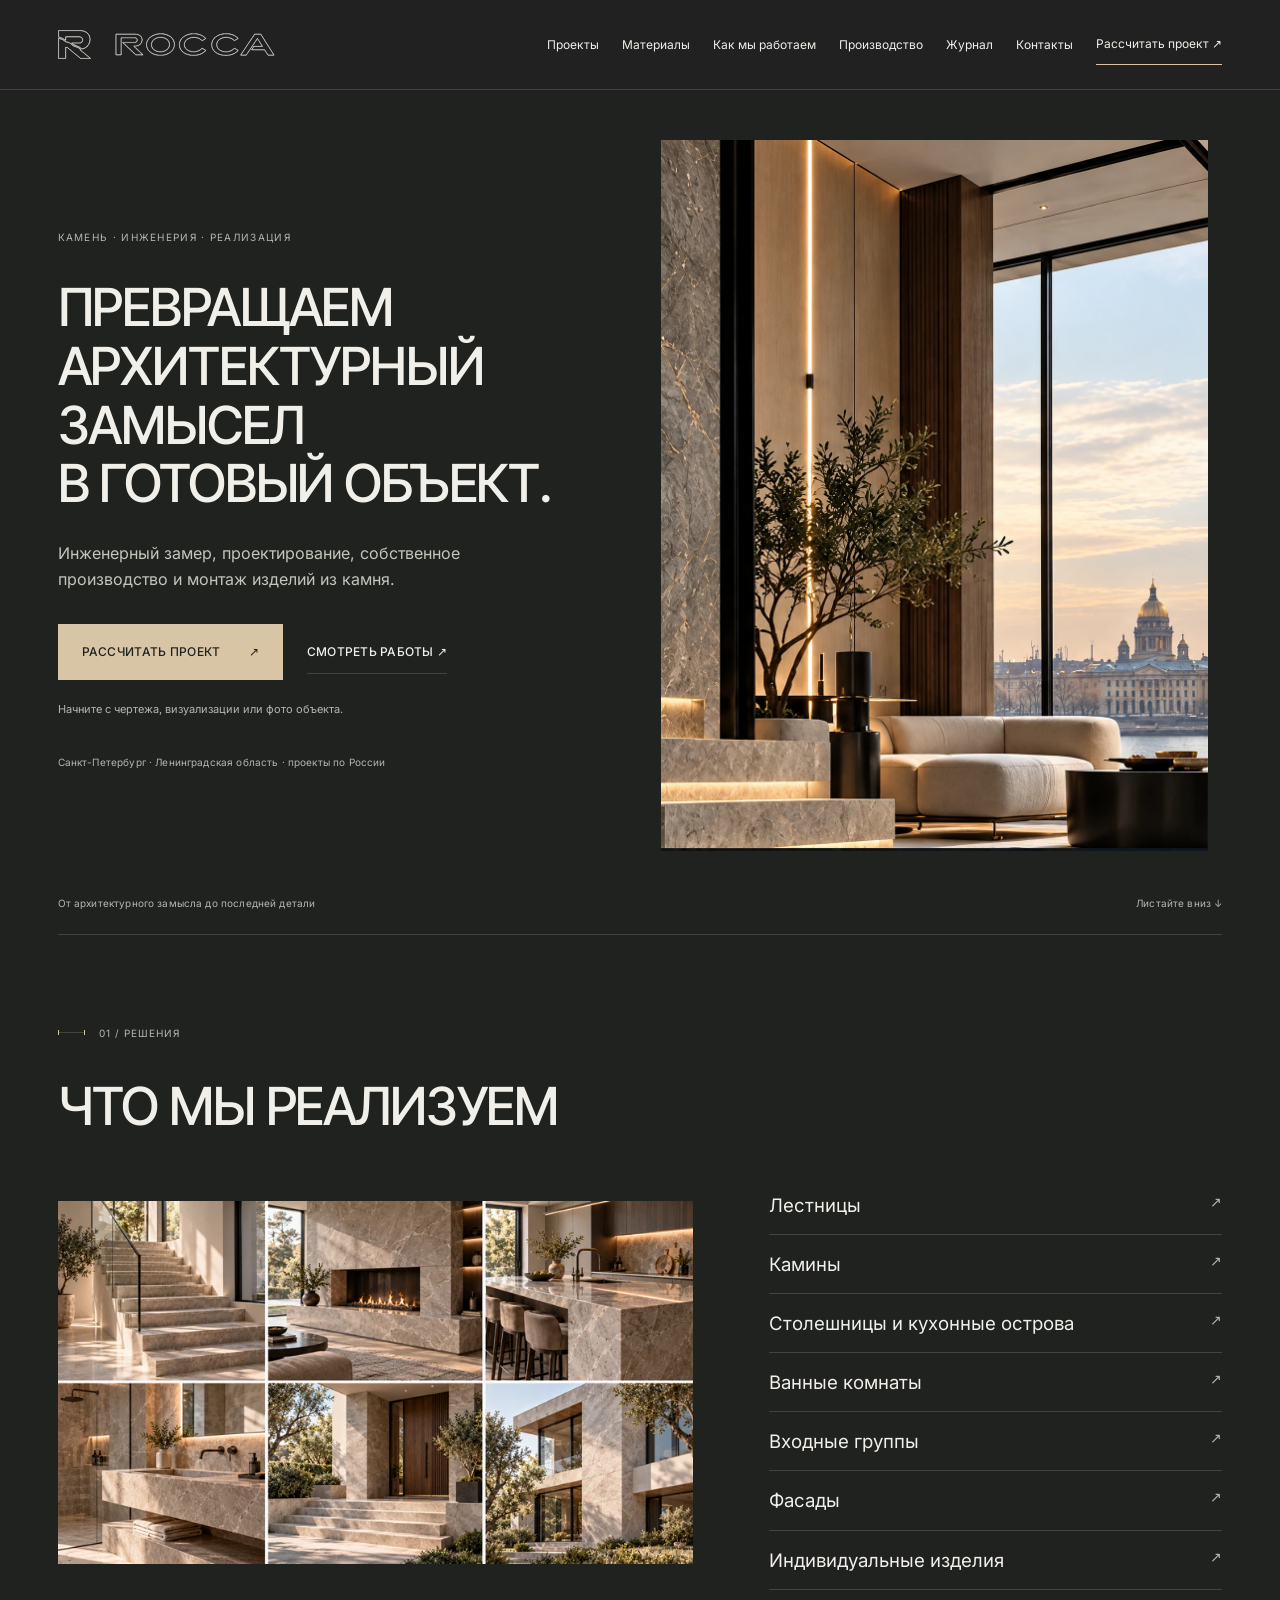
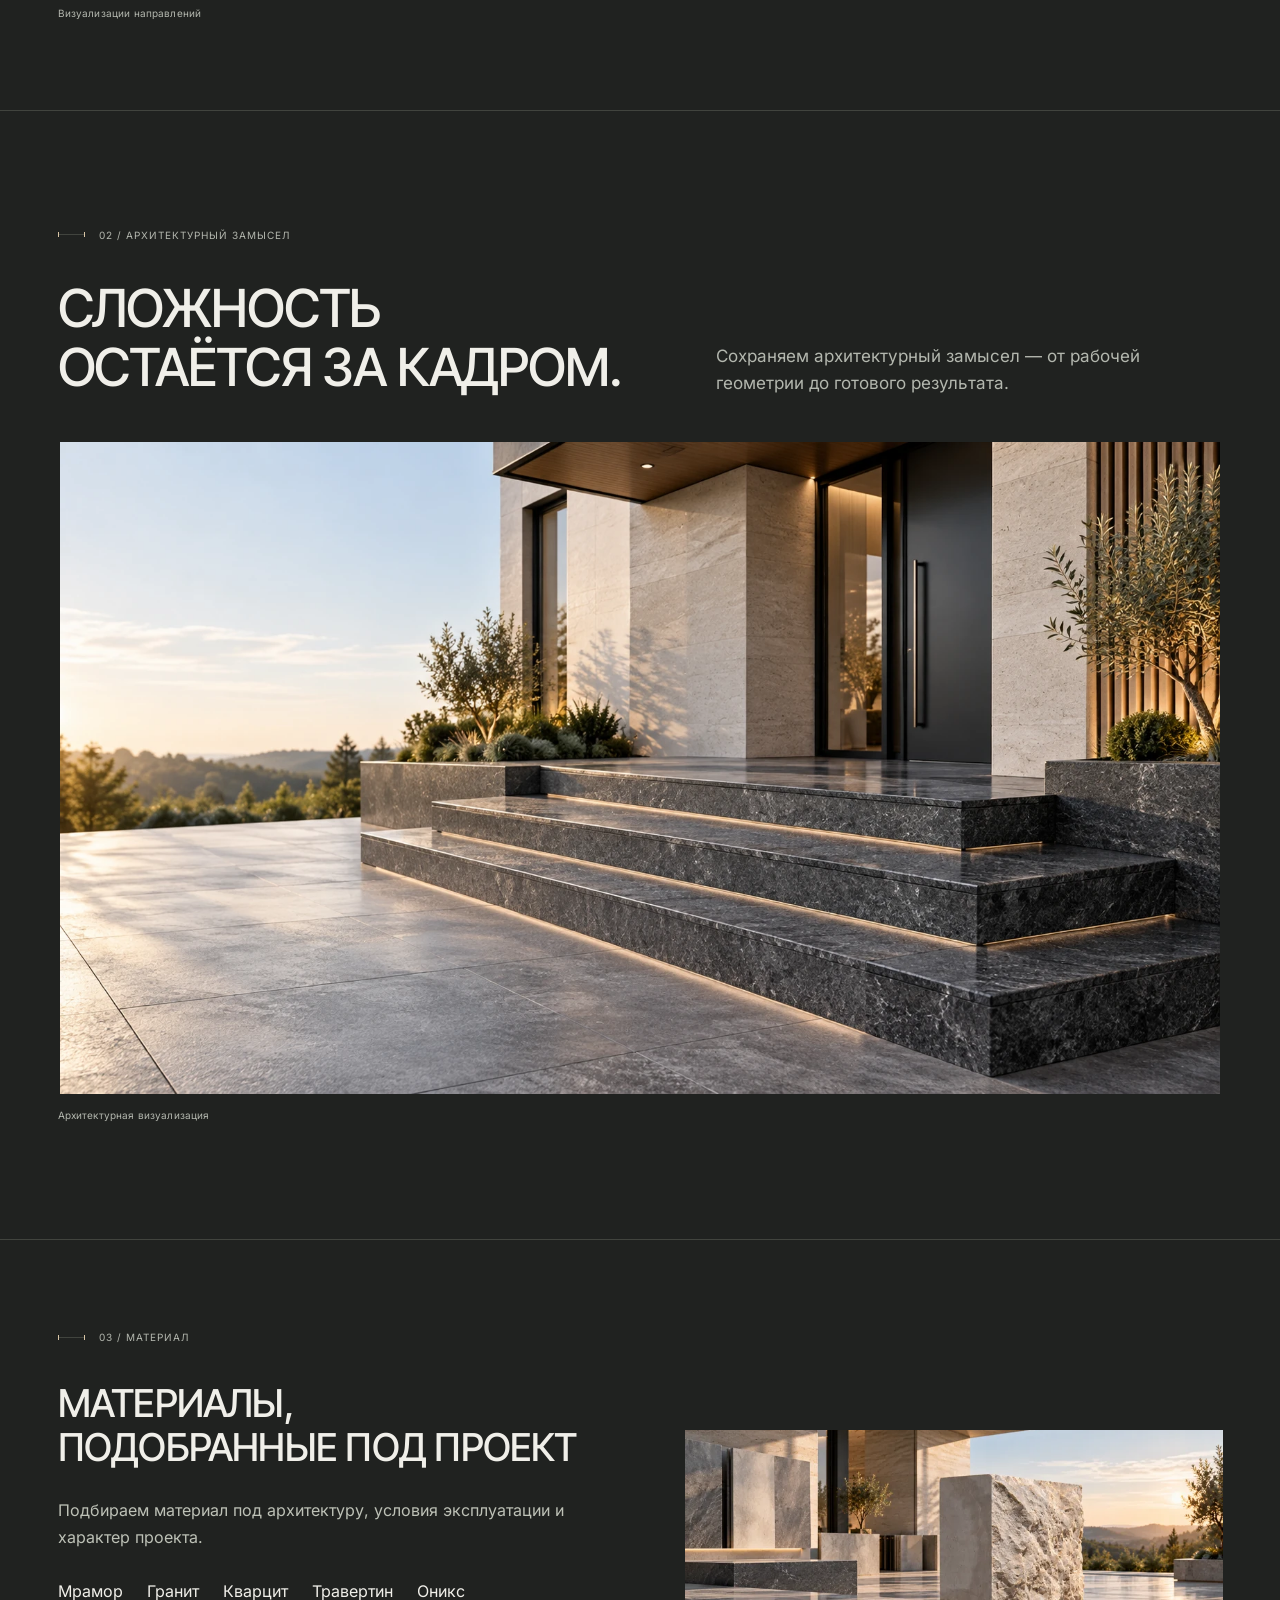
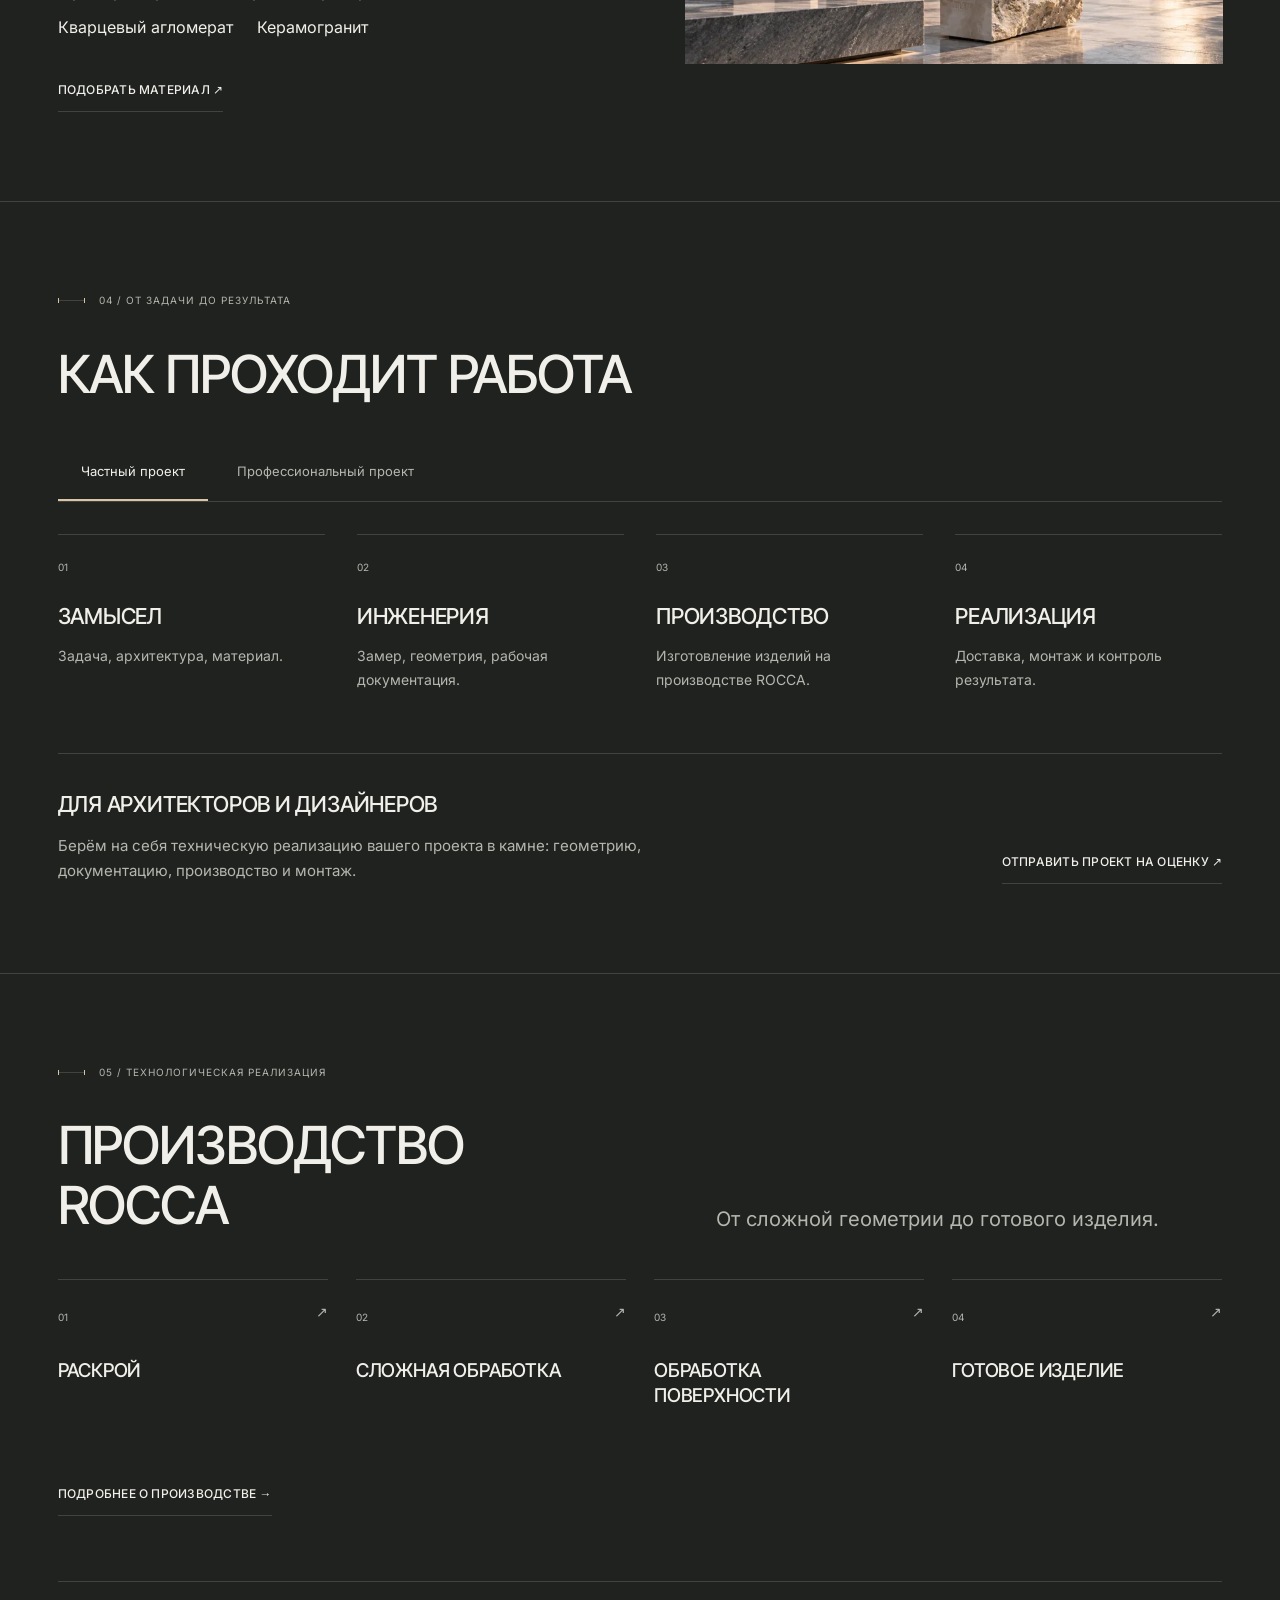
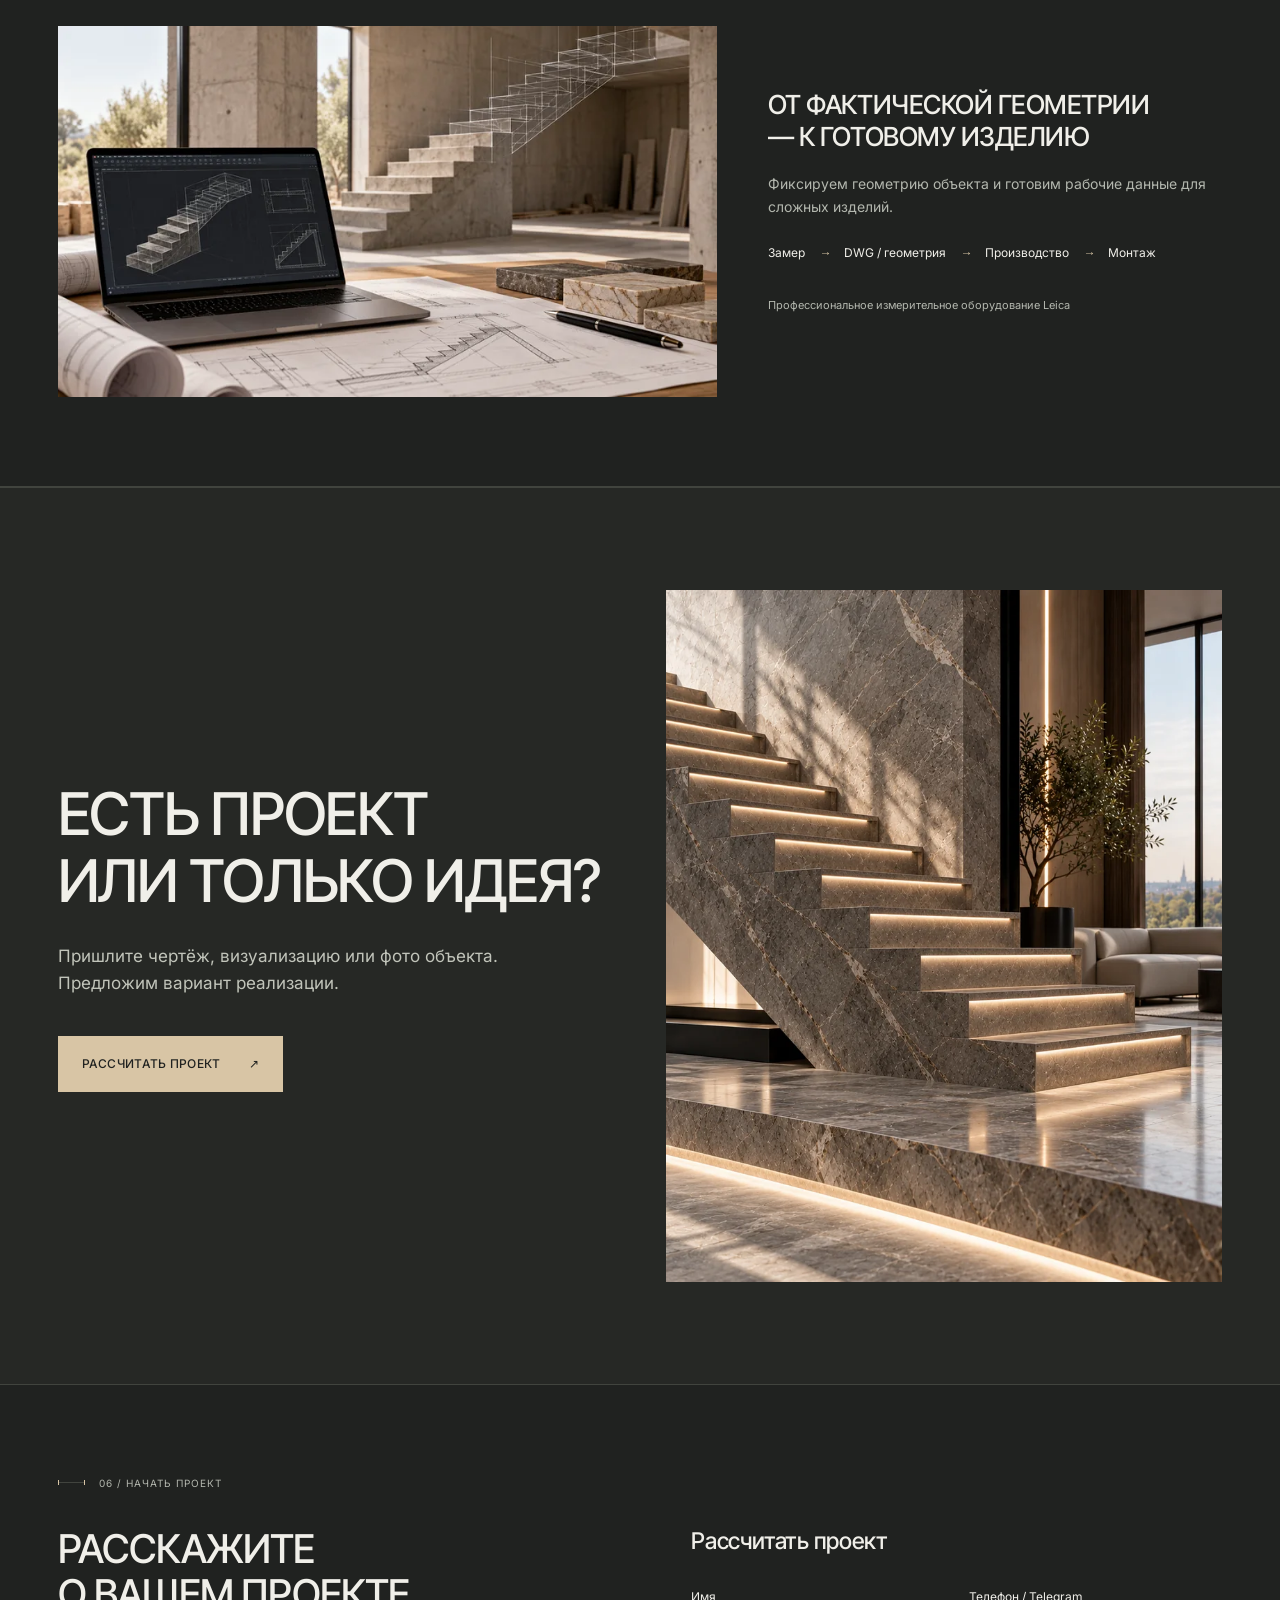
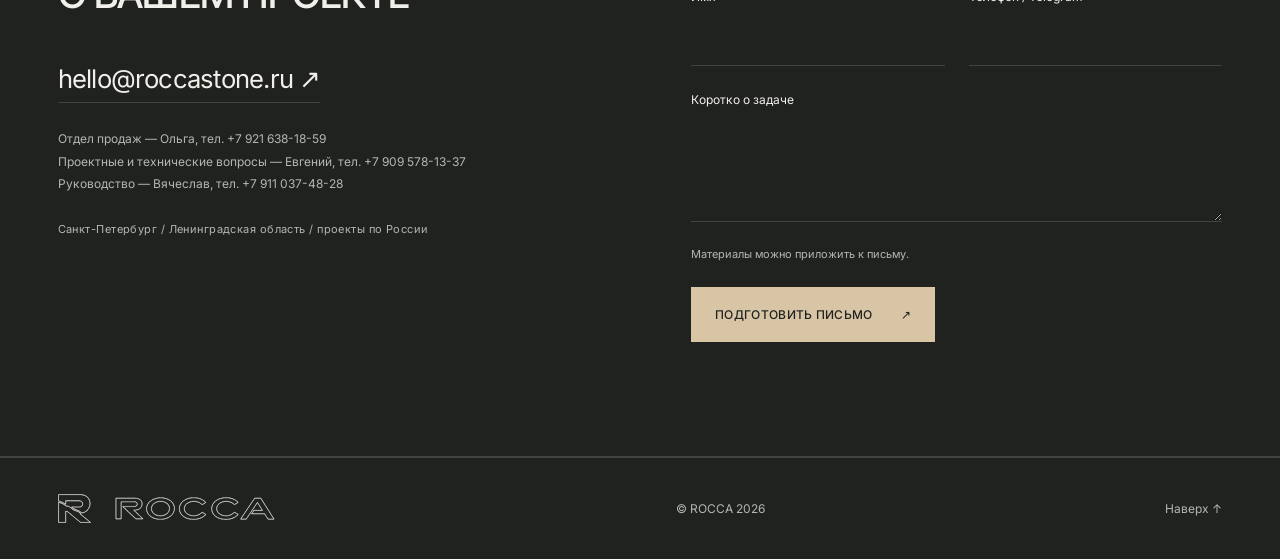
<file: index.html>
<!DOCTYPE html>
<html lang="ru"><head><meta charset="utf-8"/><meta content="width=device-width,initial-scale=1" name="viewport"/><meta content="#202220" name="theme-color"/><title>ROCCA — берём проект в камне на себя</title><meta content="ROCCA: камень, инженерия и собственное производство. Берём проект на себя — от фактического замера и рабочей документации до монтажа и готового результата." name="description"/><link href="/assets/css/fonts.css" rel="stylesheet"/><link href="/assets/css/main.css" rel="stylesheet"/><link href="/assets/css/refinement.css" rel="stylesheet"/><script defer="" src="/assets/js/main.js"></script><link as="font" crossorigin="" href="/assets/fonts/inter-tight-cyrillic-wght-normal.woff2" rel="preload" type="font/woff2"/><link href="https://rocca-concept-standalone.vercel.app/" rel="canonical"/><link href="/assets/css/readability.css" rel="stylesheet"/></head>
<body><a class="skip" href="#main">Перейти к содержанию</a><header><a aria-label="ROCCA — главная" class="brand" href="/"><span class="brand-symbol"><img alt="" height="390" src="/assets/rocca-symbol-outline.svg" width="450"/></span><span class="brand-wordmark"><img alt="ROCCA" height="240" src="/assets/rocca-wordmark-outline.svg" width="1640"/></span></a><button aria-controls="navigation" aria-expanded="false" class="menu-toggle">Меню <span>+</span></button><nav aria-label="Основная навигация" id="navigation"><a href="/projects">Проекты</a><a href="/#materials">Материалы</a><a href="/#process">Как мы работаем</a><a href="/production">Производство</a><a href="/journal">Журнал</a><a href="/#contact">Контакты</a><a class="nav-cta" href="/#contact">Рассчитать проект ↗</a></nav></header>
<main id="main">
<section class="hero" id="top"><div class="hero-copy"><p class="eyebrow hero-marker">КАМЕНЬ · ИНЖЕНЕРИЯ · РЕАЛИЗАЦИЯ</p><h1>ПРЕВРАЩАЕМ<br/>АРХИТЕКТУРНЫЙ ЗАМЫСЕЛ<br/>В ГОТОВЫЙ ОБЪЕКТ.</h1><p class="intro">Инженерный замер, проектирование, собственное производство и монтаж изделий из камня.</p><div class="actions"><a class="button solid" data-inquiry="project" href="#contact">РАССЧИТАТЬ ПРОЕКТ <span>↗</span></a><a class="text-link" href="/projects">СМОТРЕТЬ РАБОТЫ ↗</a></div><p class="hero-helper">Начните с чертежа, визуализации или фото объекта.</p><p class="geo">Санкт-Петербург · Ленинградская область · проекты по России</p></div><div class="hero-photo"><img alt="Архитектурная визуализация интерьера с камнем и видом на Санкт-Петербург" fetchpriority="high" height="1430" loading="eager" sizes="(max-width:700px) calc(100vw - 40px), (max-width:1600px) 46vw, 708px" src="/assets/hero-new.webp" srcset="/assets/hero-new-550.webp 550w, /assets/hero-new.webp 1100w" width="1100"/></div><div class="hero-bottom"><span>От архитектурного замысла до последней детали</span><a href="#solutions">Листайте вниз ↓</a></div></section>

<section class="section solutions" id="solutions"><div class="section-label">01 / Решения</div><h2 data-motion="grow">ЧТО МЫ РЕАЛИЗУЕМ</h2><div class="solutions-grid"><figure class="media" data-motion="left"><div class="photo-layer"><img alt="Архитектурные визуализации лестницы, камина, кухни, ванной, входной группы и фасада" decoding="async" height="941" loading="lazy" sizes="(max-width:700px) calc(100vw - 44px), 55vw" src="/assets/solutions-collage.webp" srcset="/assets/solutions-collage-800.webp 800w, /assets/solutions-collage.webp 1672w" width="1672"/></div></figure><div class="solution-list"><a data-inquiry="Лестницы" href="#contact">Лестницы<span>↗</span></a><a data-inquiry="Камины" href="#contact">Камины<span>↗</span></a><a data-inquiry="Столешницы и кухонные острова" href="#contact">Столешницы и кухонные острова<span>↗</span></a><a data-inquiry="Ванные комнаты" href="#contact">Ванные комнаты<span>↗</span></a><a data-inquiry="Входные группы" href="#contact">Входные группы<span>↗</span></a><a data-inquiry="Фасады" href="#contact">Фасады<span>↗</span></a><a data-inquiry="Индивидуальные изделия" href="#contact">Индивидуальные изделия<span>↗</span></a></div></div><p class="visual-note">Визуализации направлений</p></section>
<section class="section brand-architecture" id="projects"><div class="section-label">02 / Архитектурный замысел</div><div class="architecture-heading"><h2 data-motion="grow">СЛОЖНОСТЬ<br/>ОСТАЁТСЯ ЗА КАДРОМ.</h2><div><p>Сохраняем архитектурный замысел — от рабочей геометрии до готового результата.</p></div></div><figure class="architecture-image" data-motion="right" data-production-photo=""><div class="photo-layer"><img alt="Архитектурная визуализация входной группы с каменными ступенями" decoding="async" height="941" loading="lazy" sizes="(max-width:700px) calc(100vw - 44px), (max-width:1300px) 90vw, 1160px" src="/assets/architecture-entrance.webp" srcset="/assets/architecture-entrance-800.webp 800w, /assets/architecture-entrance.webp 1672w" width="1672"/></div></figure><p class="visual-note">Архитектурная визуализация</p></section>
<section class="section materials" id="materials"><div class="section-label">03 / Материал</div><div class="materials-layout"><div><h2 data-motion="grow">МАТЕРИАЛЫ,<br/><span class="muted">ПОДОБРАННЫЕ ПОД ПРОЕКТ</span></h2><p>Подбираем материал под архитектуру, условия эксплуатации и характер проекта.</p><ul class="material-list"><li>Мрамор</li><li>Гранит</li><li>Кварцит</li><li>Травертин</li><li>Оникс</li><li>Кварцевый агломерат</li><li>Керамогранит</li></ul><div class="actions"><a class="text-link" data-inquiry="material" href="#contact">ПОДОБРАТЬ МАТЕРИАЛ ↗</a></div></div><figure class="media" data-motion="right"><img alt="Фактуры натурального камня в архитектурной концепции" class="" decoding="async" height="941" loading="lazy" sizes="(max-width: 700px) 100vw, 60vw" src="/assets/main3.webp" srcset="/assets/main3-800.webp 800w, /assets/main3.webp 1672w" width="1672"/></figure></div></section>
<section class="section" id="process"><div class="section-label">04 / От задачи до результата</div><h2 data-motion="grow">КАК ПРОХОДИТ РАБОТА</h2><div aria-label="Формат проекта" class="tabs" role="tablist"><button aria-controls="panel-private" aria-selected="true" data-tab="private" id="tab-private" role="tab">Частный проект</button><button aria-controls="panel-professional" aria-selected="false" data-tab="professional" id="tab-professional" role="tab" tabindex="-1">Профессиональный проект</button></div><div aria-labelledby="tab-private" id="panel-private" role="tabpanel" tabindex="0"><ol class="process-steps"><li><div><h3>ЗАМЫСЕЛ</h3><p>Задача, архитектура, материал.</p></div></li><li><div><h3>ИНЖЕНЕРИЯ</h3><p>Замер, геометрия, рабочая документация.</p></div></li><li><div><h3>ПРОИЗВОДСТВО</h3><p>Изготовление изделий на производстве ROCCA.</p></div></li><li><div><h3>РЕАЛИЗАЦИЯ</h3><p>Доставка, монтаж и контроль результата.</p></div></li></ol></div><div aria-labelledby="tab-professional" hidden="" id="panel-professional" role="tabpanel" tabindex="0"><ol class="process-steps"><li><div><h3>Проект / ТЗ</h3><p>Получаем исходный проект.</p></div></li><li><div><h3>Технический анализ</h3><p>Проверяем узлы и реализуемость.</p></div></li><li><div><h3>Материал</h3><p>Согласуем камень и технологию.</p></div></li><li><div><h3>Фактический замер</h3><p>Уточняем геометрию объекта.</p></div></li><li><div><h3>Рабочая документация</h3><p>Готовим DWG/DXF и деталировку.</p></div></li><li><div><h3>Производство</h3><p>Изготавливаем изделия на нашем производстве.</p></div></li><li><div><h3>Монтаж</h3><p>Реализуем согласованное решение.</p></div></li><li><div><h3>Контроль</h3><p>Проверяем качество и соответствие.</p></div></li></ol></div><aside class="b2b-callout" id="professionals"><div><h3>ДЛЯ АРХИТЕКТОРОВ И ДИЗАЙНЕРОВ</h3><p>Берём на себя техническую реализацию вашего проекта в камне: геометрию, документацию, производство и монтаж.</p></div><a class="text-link" data-inquiry="professional" href="#contact">ОТПРАВИТЬ ПРОЕКТ НА ОЦЕНКУ ↗</a></aside></section>
<section class="section technology brand-technology" id="production"><div class="section-label">05 / Технологическая реализация</div><div class="architecture-heading"><h2 data-motion="grow">ПРОИЗВОДСТВО ROCCA</h2><p>От сложной геометрии до готового изделия.</p></div><div class="technology-index"><a class="technology-item" data-motion="grow" href="/production#processing"><span class="case-number">01</span><h3>РАСКРОЙ</h3><span class="technology-arrow">↗</span></a><a class="technology-item" data-motion="grow" href="/production#production-2"><span class="case-number">02</span><h3>СЛОЖНАЯ ОБРАБОТКА</h3><span class="technology-arrow">↗</span></a><a class="technology-item" data-motion="grow" href="/production#production-3"><span class="case-number">03</span><h3>ОБРАБОТКА ПОВЕРХНОСТИ</h3><span class="technology-arrow">↗</span></a><a class="technology-item" data-motion="grow" href="/production#production-4"><span class="case-number">04</span><h3>ГОТОВОЕ ИЗДЕЛИЕ</h3><span class="technology-arrow">↗</span></a></div><div class="actions"><a class="text-link" href="/production">ПОДРОБНЕЕ О ПРОИЗВОДСТВЕ →</a></div><section class="engineering-note" id="engineering"><div class="engineering-compact"><figure class="media" data-motion="left"><img alt="Концепция инженерного подхода: рабочие чертежи и цифровая геометрия" decoding="async" height="941" loading="lazy" sizes="(max-width:700px) calc(100vw - 44px), 56vw" src="/assets/main8.webp" srcset="/assets/main8-800.webp 800w, /assets/main8.webp 1672w" width="1672"/></figure><div><h2 data-motion="grow">ОТ ФАКТИЧЕСКОЙ ГЕОМЕТРИИ — К ГОТОВОМУ ИЗДЕЛИЮ</h2><p>Фиксируем геометрию объекта и готовим рабочие данные для сложных изделий.</p><ol class="geometry"><li>Замер</li><li>DWG / геометрия</li><li>Производство</li><li>Монтаж</li></ol><p class="equipment">Профессиональное измерительное оборудование Leica</p></div></div></section></section>

<section class="section final-cta quiet-finale"><div><h2 data-motion="grow">ЕСТЬ ПРОЕКТ<br/><span class="muted">ИЛИ ТОЛЬКО ИДЕЯ?</span></h2><p>Пришлите чертёж, визуализацию или фото объекта. Предложим вариант реализации.</p><a class="button solid" data-inquiry="project" href="#contact">РАССЧИТАТЬ ПРОЕКТ <span>↗</span></a></div><figure class="final-stair" data-motion="right"><div class="photo-layer"><img alt="Архитектурная визуализация каменной лестницы" decoding="async" height="993" loading="lazy" src="/assets/main5-800.webp" srcset="/assets/main5-800.webp 800w, /assets/main5.webp 1126w" sizes="(max-width:700px) calc(100vw - 44px), 47vw" width="800"/></div></figure></section>
<section class="section contact" id="contact"><div class="section-label">06 / Начать проект</div><div class="contact-layout"><div><h2 data-motion="grow">РАССКАЖИТЕ<br/><span class="muted">О ВАШЕМ ПРОЕКТЕ</span></h2><a class="email" href="mailto:hello@roccastone.ru">hello@roccastone.ru ↗</a><p class="roles">Отдел продаж — Ольга, тел. <a href="tel:+79216381859" style="white-space:nowrap">+7 921 638-18-59</a><br/>Проектные и технические вопросы — Евгений, тел. <a href="tel:+79095781337" style="white-space:nowrap">+7 909 578-13-37</a><br/>Руководство — Вячеслав, тел. <a href="tel:+79110374828" style="white-space:nowrap">+7 911 037-48-28</a></p><p class="geo">Санкт-Петербург / Ленинградская область / проекты по России</p><!-- CONTACTS: add verified Telegram and WhatsApp links here. --></div><form aria-labelledby="form-title" id="project-form"><h3 id="form-title">Рассчитать проект</h3><div class="form-row"><label>Имя<input autocomplete="name" maxlength="100" name="name" required=""/></label><label>Телефон / Telegram<input autocomplete="tel" maxlength="150" name="contact" required=""/></label></div><label>Коротко о задаче<textarea maxlength="4000" name="task" required="" rows="3"></textarea></label><p class="form-note">Материалы можно приложить к письму.</p><button class="button solid" type="submit">ПОДГОТОВИТЬ ПИСЬМО <span>↗</span></button><a class="text-link" hidden="" id="draft-link">ОТКРЫТЬ ПИСЬМО ↗</a><p aria-live="polite" id="form-status" role="status"></p></form></div></section>
</main><footer><a aria-label="ROCCA — наверх" class="brand" href="#top"><span class="brand-symbol"><img alt="" height="390" src="/assets/rocca-symbol-outline.svg" width="450"/></span><span class="brand-wordmark"><img alt="ROCCA" height="240" src="/assets/rocca-wordmark-outline.svg" width="1640"/></span></a><span>© ROCCA 2026</span><a href="#top">Наверх ↑</a></footer>
<div class="mobile-cta" hidden="" id="mobile-cta"><a class="button solid" data-inquiry="project" href="#contact">РАССЧИТАТЬ ПРОЕКТ ↗</a></div></body></html>
</file>
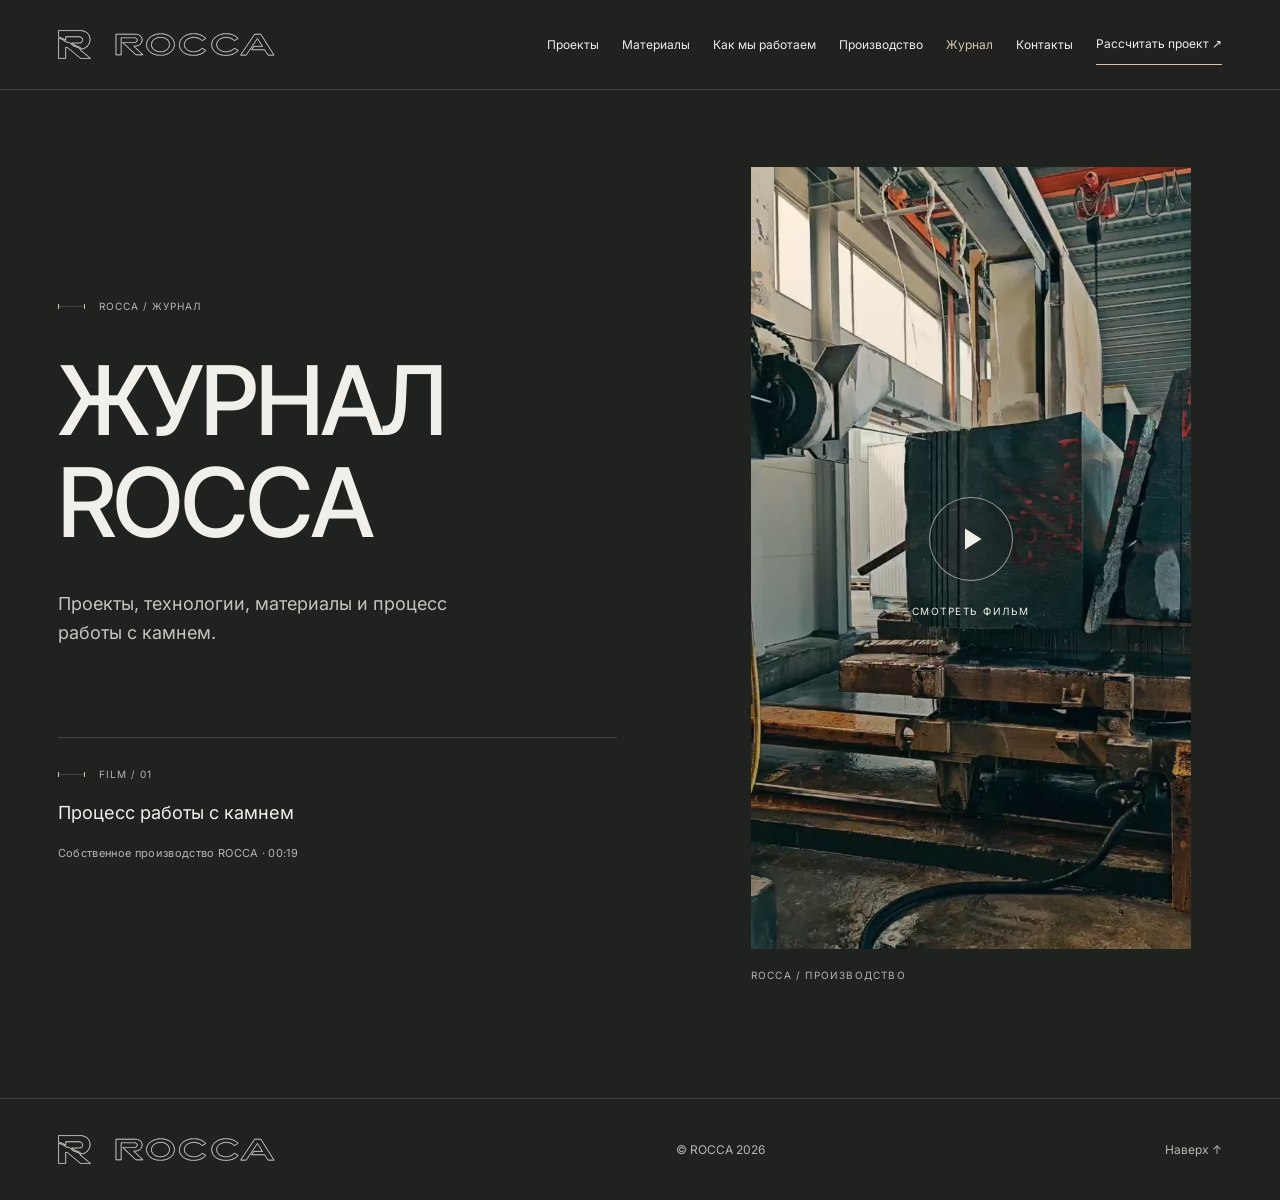
<file: journal.html>
<!DOCTYPE html>
<html lang="ru"><head><meta charset="utf-8"><meta name="viewport" content="width=device-width,initial-scale=1"><meta name="theme-color" content="#202220"><title>Журнал ROCCA — проекты, технологии и камень</title><meta name="description" content="Журнал ROCCA: проекты, технологии, материалы и процесс работы с камнем. Видео с собственного производства."><link rel="canonical" href="https://rocca-concept-standalone.vercel.app/journal"><link rel="stylesheet" href="/assets/css/fonts.css"><link rel="stylesheet" href="/assets/css/main.css"><link rel="stylesheet" href="/assets/css/refinement.css"><link rel="stylesheet" href="/assets/css/journal.css"><script defer src="/assets/js/main.js"></script><script defer src="/assets/js/journal.js"></script><link rel="stylesheet" href="/assets/css/readability.css"></head><body class="journal-page"><a class="skip" href="#main">Перейти к содержанию</a><header><a aria-label="ROCCA — главная" class="brand" href="/"><span class="brand-symbol"><img alt="" height="390" src="/assets/rocca-symbol-outline.svg" width="450"/></span><span class="brand-wordmark"><img alt="ROCCA" height="240" src="/assets/rocca-wordmark-outline.svg" width="1640"/></span></a><button aria-controls="navigation" aria-expanded="false" class="menu-toggle">Меню <span>+</span></button><nav aria-label="Основная навигация" id="navigation"><a href="/projects">Проекты</a><a href="/#materials">Материалы</a><a href="/#process">Как мы работаем</a><a href="/production">Производство</a><a aria-current="page" href="/journal">Журнал</a><a href="/#contact">Контакты</a><a class="nav-cta" href="/#contact">Рассчитать проект ↗</a></nav></header>
<main id="main"><section class="journal-feature" id="top"><div class="journal-copy"><p class="section-label">ROCCA / Журнал</p><h1 data-motion="grow">ЖУРНАЛ<br>ROCCA</h1><p class="journal-intro">Проекты, технологии, материалы и процесс работы с камнем.</p><div class="journal-caption"><span class="section-label">FILM / 01</span><p>Процесс работы с камнем</p><span>Собственное производство ROCCA · 00:19</span></div></div><figure class="journal-film"><div class="journal-player"><video id="journal-video" aria-label="Процесс работы с камнем на производстве ROCCA" width="720" height="1280" playsinline preload="metadata" controls poster="/assets/journal/rocca-stone-process-poster.webp"><source src="/assets/journal/rocca-stone-process.mp4" type="video/mp4">Ваш браузер не поддерживает воспроизведение видео.</video><button class="journal-play" type="button" aria-label="Воспроизвести видео" hidden><svg viewBox="0 0 24 24" aria-hidden="true"><path d="M8 5v14l11-7z" fill="currentColor"/></svg><span>СМОТРЕТЬ ФИЛЬМ</span></button></div><figcaption>ROCCA / Производство</figcaption><p id="video-status" role="status" aria-live="polite"></p></figure></section></main><footer><a aria-label="ROCCA — главная" class="brand" href="/"><span class="brand-symbol"><img alt="" height="390" src="/assets/rocca-symbol-outline.svg" width="450"/></span><span class="brand-wordmark"><img alt="ROCCA" height="240" src="/assets/rocca-wordmark-outline.svg" width="1640"/></span></a><span>© ROCCA 2026</span><a href="#top">Наверх ↑</a></footer></body></html>
</file>
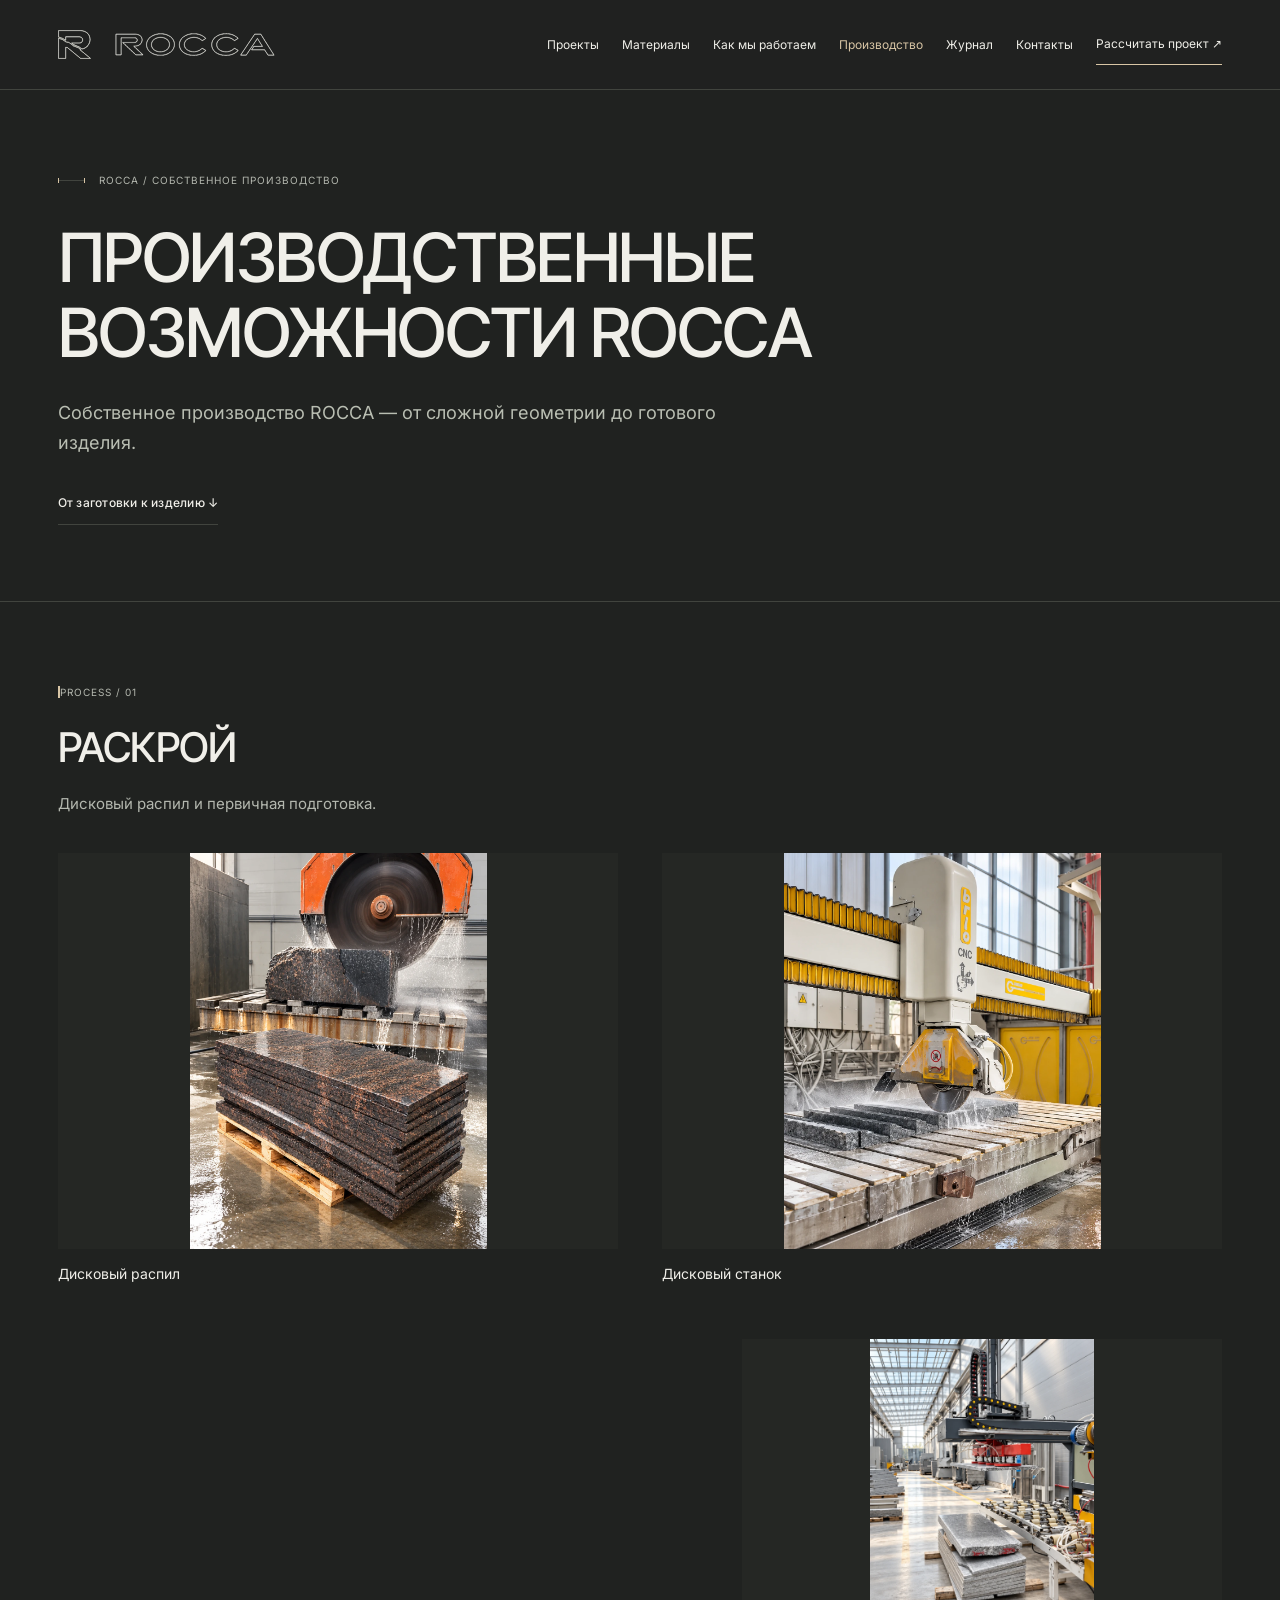
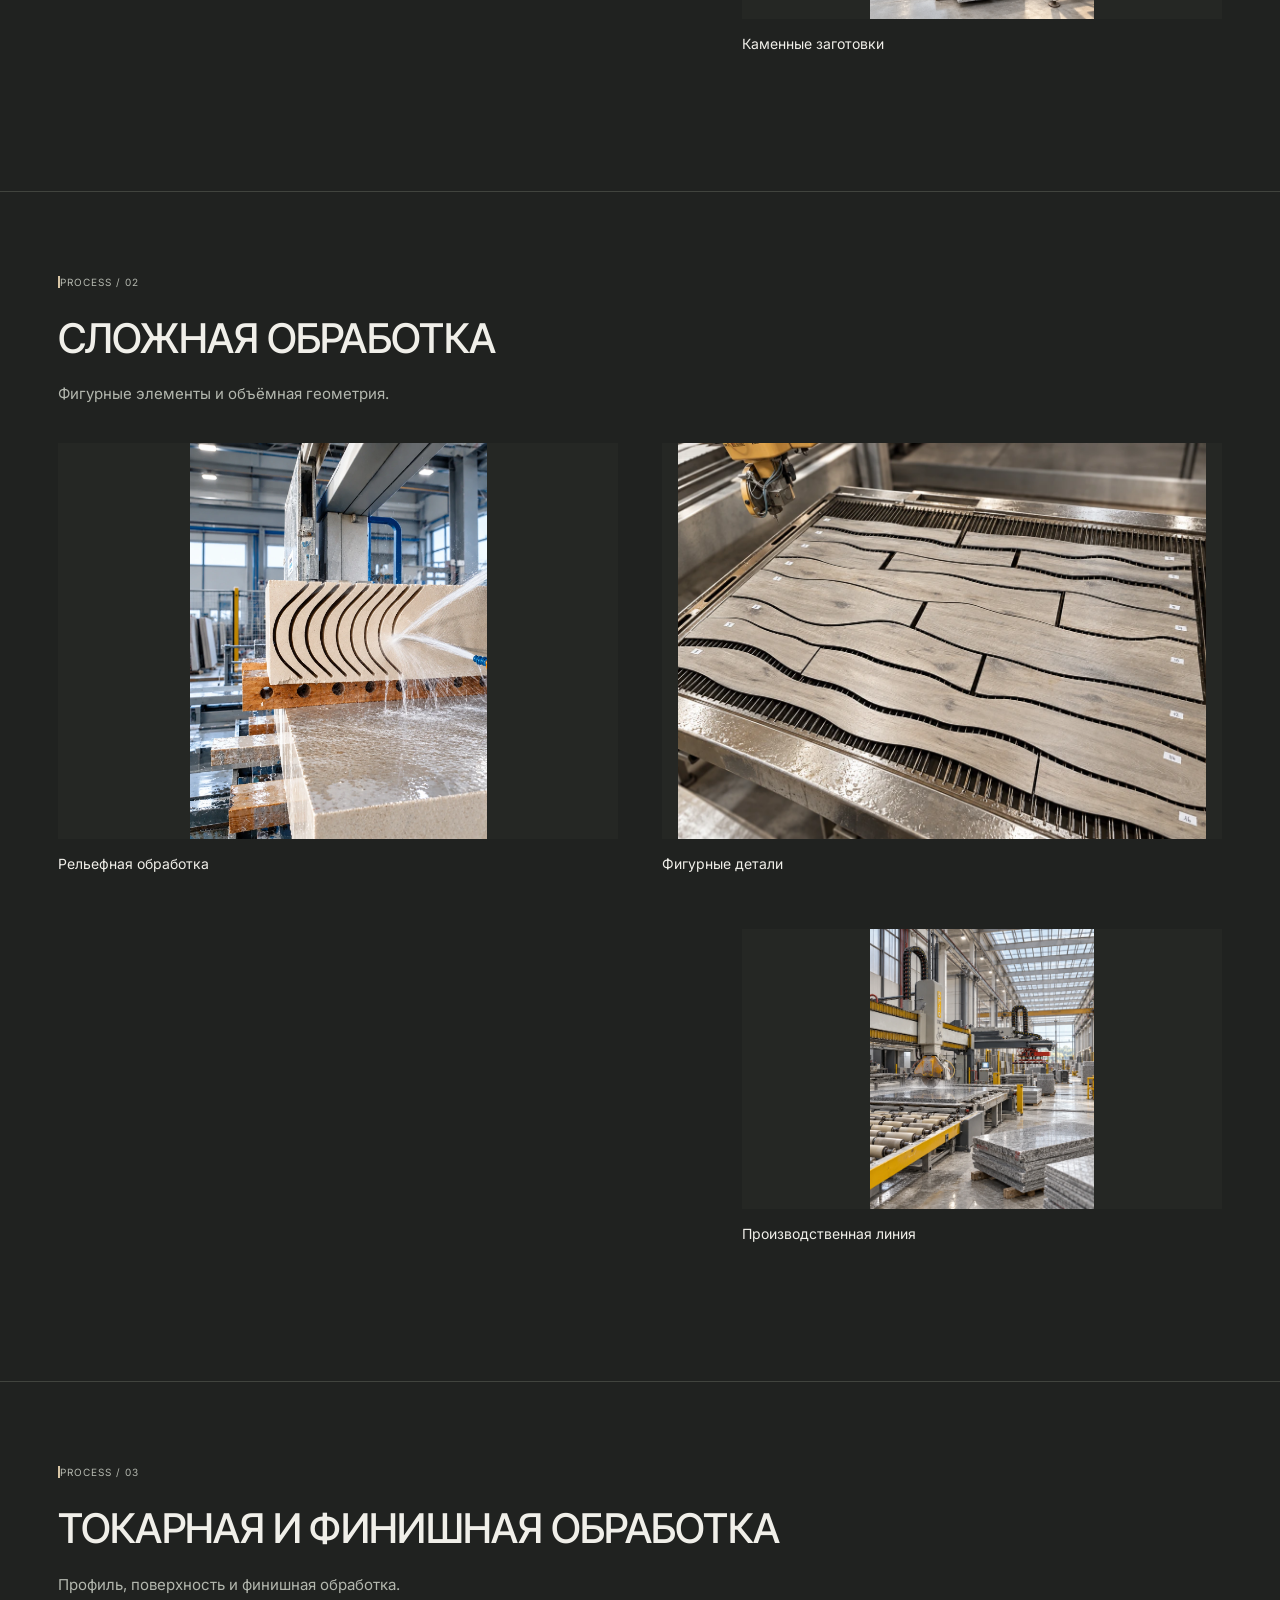
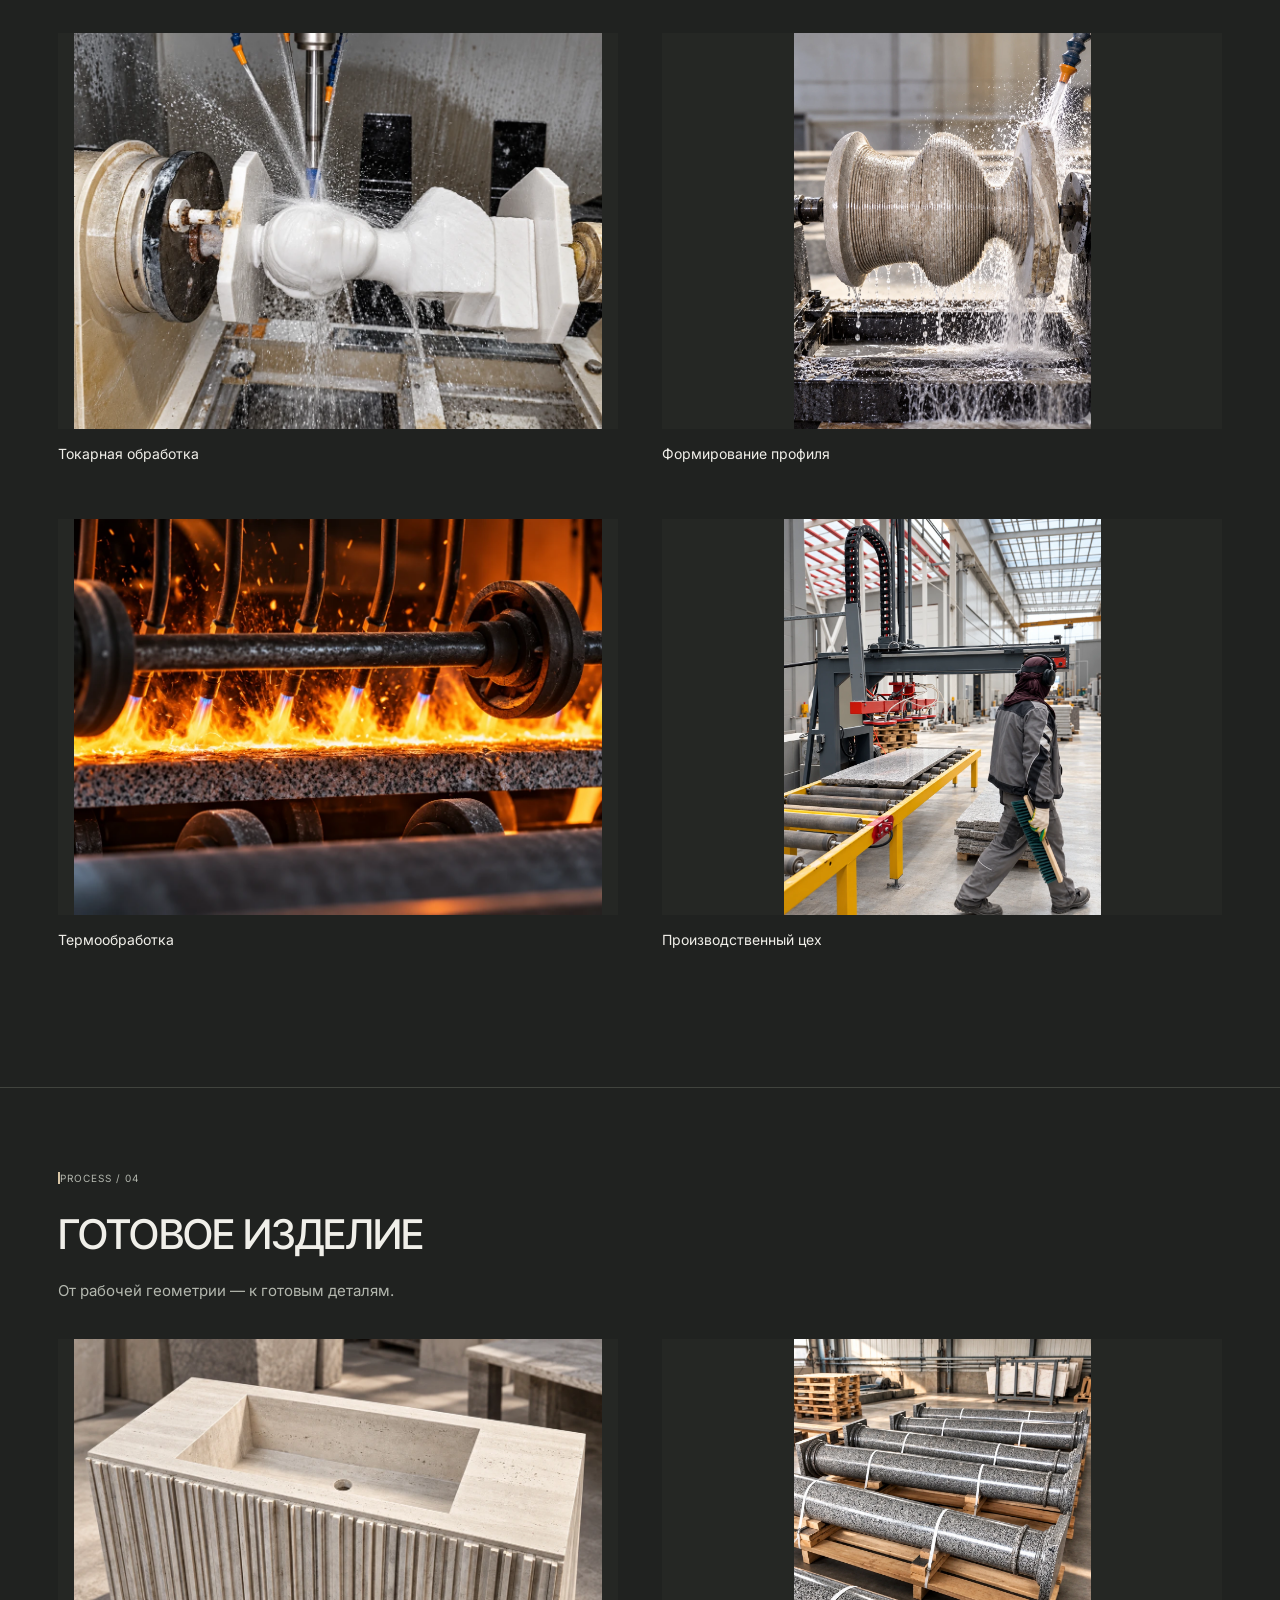
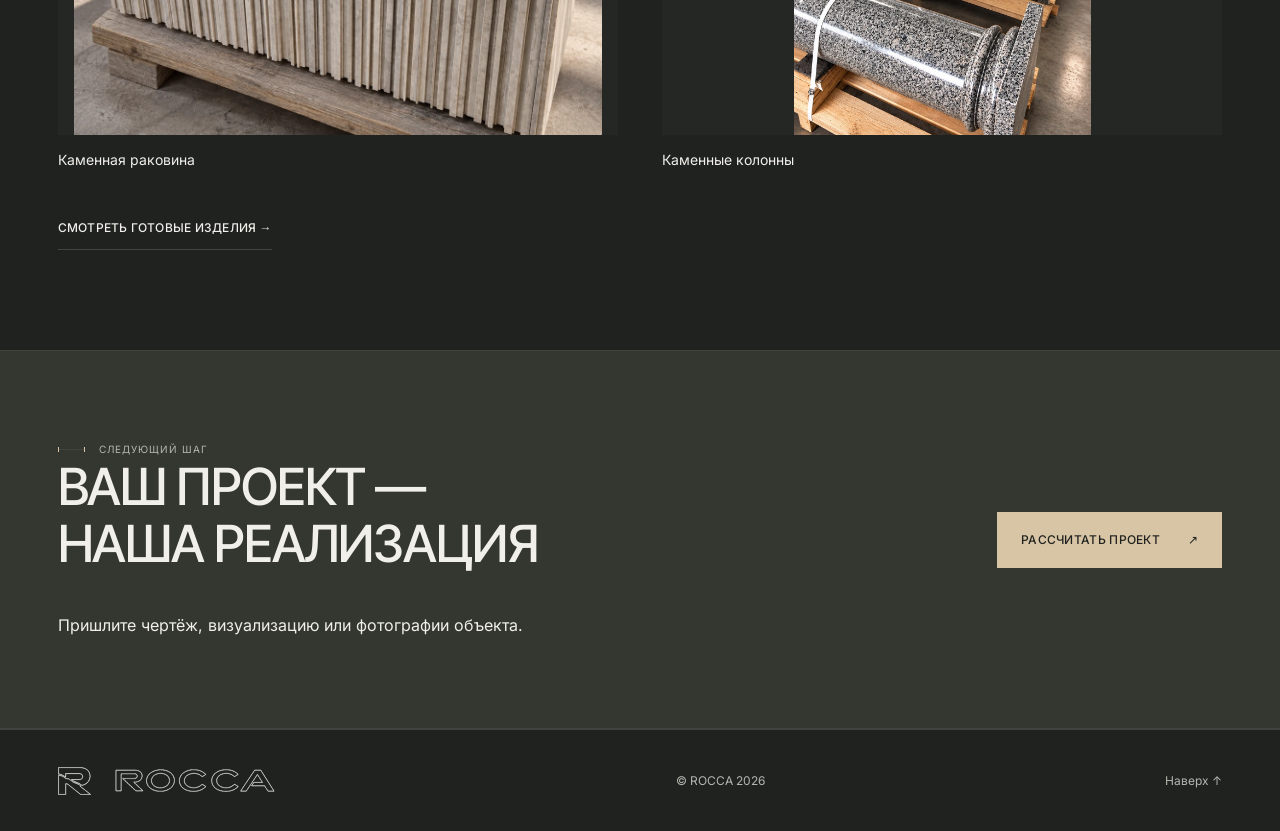
<file: production.html>
<!DOCTYPE html>
<html lang="ru"><head><meta charset="utf-8"/><meta content="width=device-width,initial-scale=1" name="viewport"/><meta content="#202220" name="theme-color"/><title>Собственное производство камня — ROCCA</title><meta content="Собственное производство ROCCA: распил, фигурная и токарная обработка камня. Реальные фотографии оборудования, рабочих зон и изготовления изделий." name="description"/><link href="https://rocca-concept-standalone.vercel.app/production" rel="canonical"/><link href="/assets/css/fonts.css" rel="stylesheet"/><link href="/assets/css/main.css" rel="stylesheet"/><link href="/assets/css/refinement.css" rel="stylesheet"/><script defer="" src="/assets/js/main.js"></script><link as="font" crossorigin="" href="/assets/fonts/inter-tight-cyrillic-wght-normal.woff2" rel="preload" type="font/woff2"/><link href="/assets/css/readability.css" rel="stylesheet"/></head><body class="portfolio-page"><a class="skip" href="#main">Перейти к содержанию</a><header><a aria-label="ROCCA — главная" class="brand" href="/"><span class="brand-symbol"><img alt="" height="390" src="/assets/rocca-symbol-outline.svg" width="450"/></span><span class="brand-wordmark"><img alt="ROCCA" height="240" src="/assets/rocca-wordmark-outline.svg" width="1640"/></span></a><button aria-controls="navigation" aria-expanded="false" class="menu-toggle">Меню <span>+</span></button><nav aria-label="Основная навигация" id="navigation"><a href="/projects">Проекты</a><a href="/#materials">Материалы</a><a href="/#process">Как мы работаем</a><a aria-current="page" href="/production">Производство</a><a href="/journal">Журнал</a><a href="/#contact">Контакты</a><a class="nav-cta" href="/#contact">Рассчитать проект ↗</a></nav></header>
<main id="main"><section class="page-heading" id="top"><p class="section-label">ROCCA / Собственное производство</p><h1 data-motion="grow">ПРОИЗВОДСТВЕННЫЕ<br/>ВОЗМОЖНОСТИ ROCCA</h1><p>Собственное производство ROCCA — от сложной геометрии до готового изделия.</p><a class="text-link" href="#processing">От заготовки к изделию ↓</a></section><section class="section case-section archive-case" id="processing"><div class="case-heading"><span class="section-label">PROCESS / 01</span><h2 data-motion="grow">РАСКРОЙ</h2><p class="chapter-summary">Дисковый распил и первичная подготовка.</p></div><div class="portfolio-grid production-grid"><figure class="real-card"><div class="real-photo" data-motion="up"><img alt="Дисковый распил каменной заготовки" decoding="async" height="1448" loading="lazy" sizes="(max-width:700px) calc(100vw - 44px), (max-width:1150px) 44vw, 600px" src="/assets/production/production-rocca-02-1100.webp" srcset="/assets/production/production-rocca-02-480.webp 480w, /assets/production/production-rocca-02-1100.webp 1086w" width="1086"/></div><figcaption><div><h3>Дисковый распил</h3></div></figcaption></figure><figure class="real-card"><div class="real-photo" data-motion="up"><img alt="Дисковый станок в рабочей зоне" decoding="async" height="1375" loading="lazy" sizes="(max-width:700px) calc(100vw - 44px), (max-width:1150px) 44vw, 600px" src="/assets/production/production-rocca-08-1100.webp" srcset="/assets/production/production-rocca-08-480.webp 480w, /assets/production/production-rocca-08-1100.webp 1100w" width="1100"/></div><figcaption><div><h3>Дисковый станок</h3></div></figcaption></figure><figure class="real-card support-frame"><div class="real-photo" data-motion="up"><img alt="Оборудование и каменные заготовки в цехе" decoding="async" height="1375" loading="lazy" sizes="(max-width:700px) calc(100vw - 44px), (max-width:1150px) 44vw, 600px" src="/assets/production/production-rocca-07-1100.webp" srcset="/assets/production/production-rocca-07-480.webp 480w, /assets/production/production-rocca-07-1100.webp 1100w" width="1100"/></div><figcaption><div><h3>Каменные заготовки</h3></div></figcaption></figure></div></section><section class="section case-section archive-case" id="production-2"><div class="case-heading"><span class="section-label">PROCESS / 02</span><h2 data-motion="grow">СЛОЖНАЯ ОБРАБОТКА</h2><p class="chapter-summary">Фигурные элементы и объёмная геометрия.</p></div><div class="portfolio-grid production-grid"><figure class="real-card"><div class="real-photo" data-motion="up"><img alt="Обработка рельефной каменной детали" decoding="async" height="1448" loading="lazy" sizes="(max-width:700px) calc(100vw - 44px), (max-width:1150px) 44vw, 600px" src="/assets/production/production-rocca-01-1100.webp" srcset="/assets/production/production-rocca-01-480.webp 480w, /assets/production/production-rocca-01-1100.webp 1086w" width="1086"/></div><figcaption><div><h3>Рельефная обработка</h3></div></figcaption></figure><figure class="real-card"><div class="real-photo" data-motion="up"><img alt="Фигурные детали на рабочем столе" decoding="async" height="825" loading="lazy" sizes="(max-width:700px) calc(100vw - 44px), (max-width:1150px) 44vw, 600px" src="/assets/production/production-rocca-04-1100.webp" srcset="/assets/production/production-rocca-04-480.webp 480w, /assets/production/production-rocca-04-1100.webp 1100w" width="1100"/></div><figcaption><div><h3>Фигурные детали</h3></div></figcaption></figure><figure class="real-card support-frame"><div class="real-photo" data-motion="up"><img alt="Производственная линия ROCCA" decoding="async" height="1375" loading="lazy" sizes="(max-width:700px) calc(100vw - 44px), (max-width:1150px) 44vw, 600px" src="/assets/production/production-rocca-10-1100.webp" srcset="/assets/production/production-rocca-10-480.webp 480w, /assets/production/production-rocca-10-1100.webp 1100w" width="1100"/></div><figcaption><div><h3>Производственная линия</h3></div></figcaption></figure></div></section><section class="section case-section archive-case" id="production-3"><div class="case-heading"><span class="section-label">PROCESS / 03</span><h2 data-motion="grow">ТОКАРНАЯ И ФИНИШНАЯ ОБРАБОТКА</h2><p class="chapter-summary">Профиль, поверхность и финишная обработка.</p></div><div class="portfolio-grid production-grid"><figure class="real-card"><div class="real-photo" data-motion="up"><img alt="Обработка вращающейся каменной заготовки" decoding="async" height="825" loading="lazy" sizes="(max-width:700px) calc(100vw - 44px), (max-width:1150px) 44vw, 600px" src="/assets/production/production-rocca-03-1100.webp" srcset="/assets/production/production-rocca-03-480.webp 480w, /assets/production/production-rocca-03-1100.webp 1100w" width="1100"/></div><figcaption><div><h3>Токарная обработка</h3></div></figcaption></figure><figure class="real-card"><div class="real-photo" data-motion="up"><img alt="Формирование профиля каменной детали" decoding="async" height="1448" loading="lazy" sizes="(max-width:700px) calc(100vw - 44px), (max-width:1150px) 44vw, 600px" src="/assets/production/production-rocca-06-1100.webp" srcset="/assets/production/production-rocca-06-480.webp 480w, /assets/production/production-rocca-06-1100.webp 1086w" width="1086"/></div><figcaption><div><h3>Формирование профиля</h3></div></figcaption></figure><figure class="real-card"><div class="real-photo" data-motion="up"><img alt="Обработка поверхности камня пламенем" decoding="async" height="825" loading="lazy" sizes="(max-width:700px) calc(100vw - 44px), (max-width:1150px) 44vw, 600px" src="/assets/production/production-rocca-05-1100.webp" srcset="/assets/production/production-rocca-05-480.webp 480w, /assets/production/production-rocca-05-1100.webp 1100w" width="1100"/></div><figcaption><div><h3>Термообработка</h3></div></figcaption></figure><figure class="real-card"><div class="real-photo" data-motion="up"><img alt="Рабочая зона собственного производства ROCCA" decoding="async" height="1375" loading="lazy" sizes="(max-width:700px) calc(100vw - 44px), (max-width:1150px) 44vw, 600px" src="/assets/production/production-rocca-09-1100.webp" srcset="/assets/production/production-rocca-09-480.webp 480w, /assets/production/production-rocca-09-1100.webp 1100w" width="1100"/></div><figcaption><div><h3>Производственный цех</h3></div></figcaption></figure></div></section><section class="section case-section archive-case" id="production-4"><div class="case-heading"><span class="section-label">PROCESS / 04</span><h2 data-motion="grow">ГОТОВОЕ ИЗДЕЛИЕ</h2><p class="chapter-summary">От рабочей геометрии — к готовым деталям.</p></div><div class="portfolio-grid production-grid"><figure class="real-card"><div class="real-photo" data-motion="up"><img alt="Каменная раковина" decoding="async" height="825" loading="lazy" sizes="(max-width:700px) calc(100vw - 44px), (max-width:1150px) 44vw, 600px" src="/assets/projects/finished-stone-piece-02-1100.webp" srcset="/assets/projects/finished-stone-piece-02-480.webp 480w, /assets/projects/finished-stone-piece-02-1100.webp 1100w" width="1100"/></div><figcaption><div><h3>Каменная раковина</h3></div></figcaption></figure><figure class="real-card"><div class="real-photo" data-motion="up"><img alt="Каменные колонны" decoding="async" height="1448" loading="lazy" sizes="(max-width:700px) calc(100vw - 44px), (max-width:1150px) 44vw, 600px" src="/assets/projects/finished-stone-piece-03-1100.webp" srcset="/assets/projects/finished-stone-piece-03-480.webp 480w, /assets/projects/finished-stone-piece-03-1100.webp 1086w" width="1086"/></div><figcaption><div><h3>Каменные колонны</h3></div></figcaption></figure></div><a class="text-link" href="/projects#finished">СМОТРЕТЬ ГОТОВЫЕ ИЗДЕЛИЯ →</a></section><section class="section page-cta" id="contact"><div><p class="section-label">Следующий шаг</p><h2 data-motion="grow">ВАШ ПРОЕКТ —<br/><span class="muted">НАША РЕАЛИЗАЦИЯ</span></h2><p>Пришлите чертёж, визуализацию или фотографии объекта.</p></div><a class="button solid" href="/#contact">РАССЧИТАТЬ ПРОЕКТ <span>↗</span></a></section></main><footer><a aria-label="ROCCA — главная" class="brand" href="/"><span class="brand-symbol"><img alt="" height="390" src="/assets/rocca-symbol-outline.svg" width="450"/></span><span class="brand-wordmark"><img alt="ROCCA" height="240" src="/assets/rocca-wordmark-outline.svg" width="1640"/></span></a><span>© ROCCA 2026</span><a href="#top">Наверх ↑</a></footer>
</body></html>
</file>
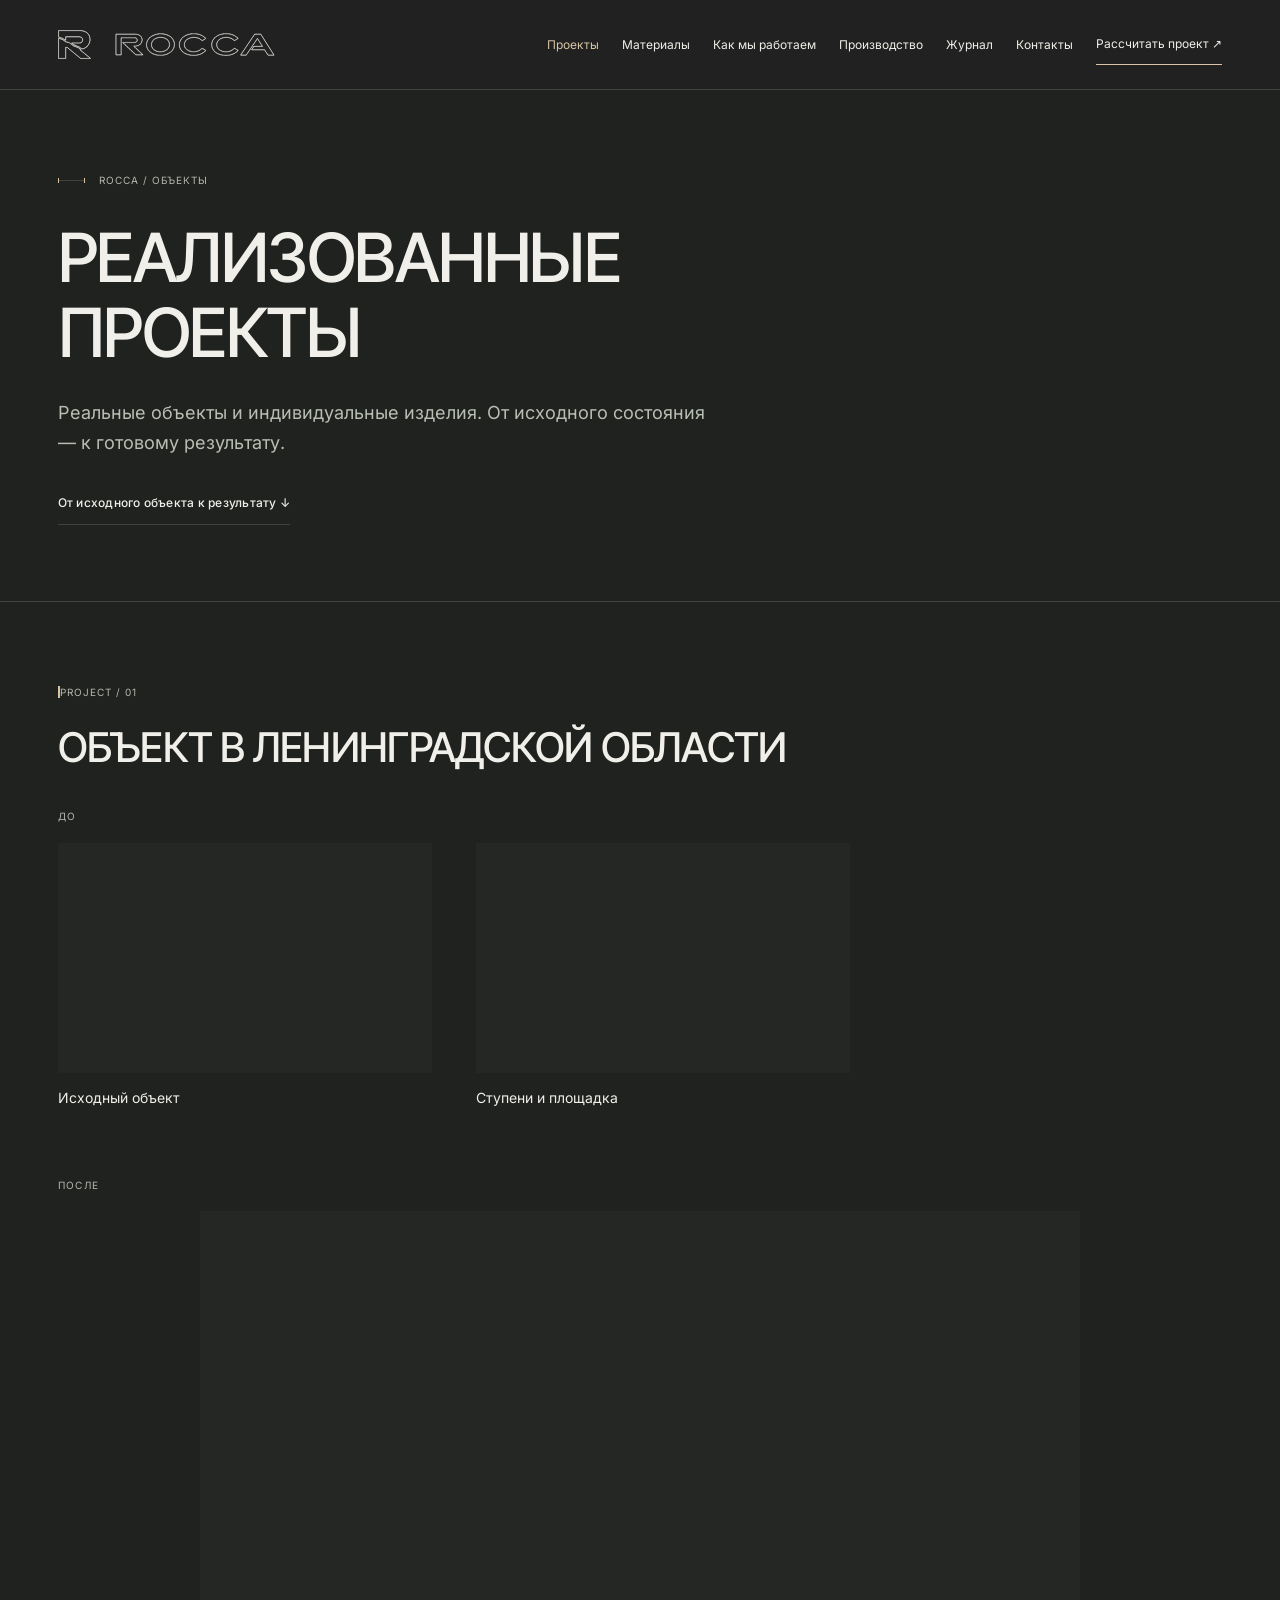
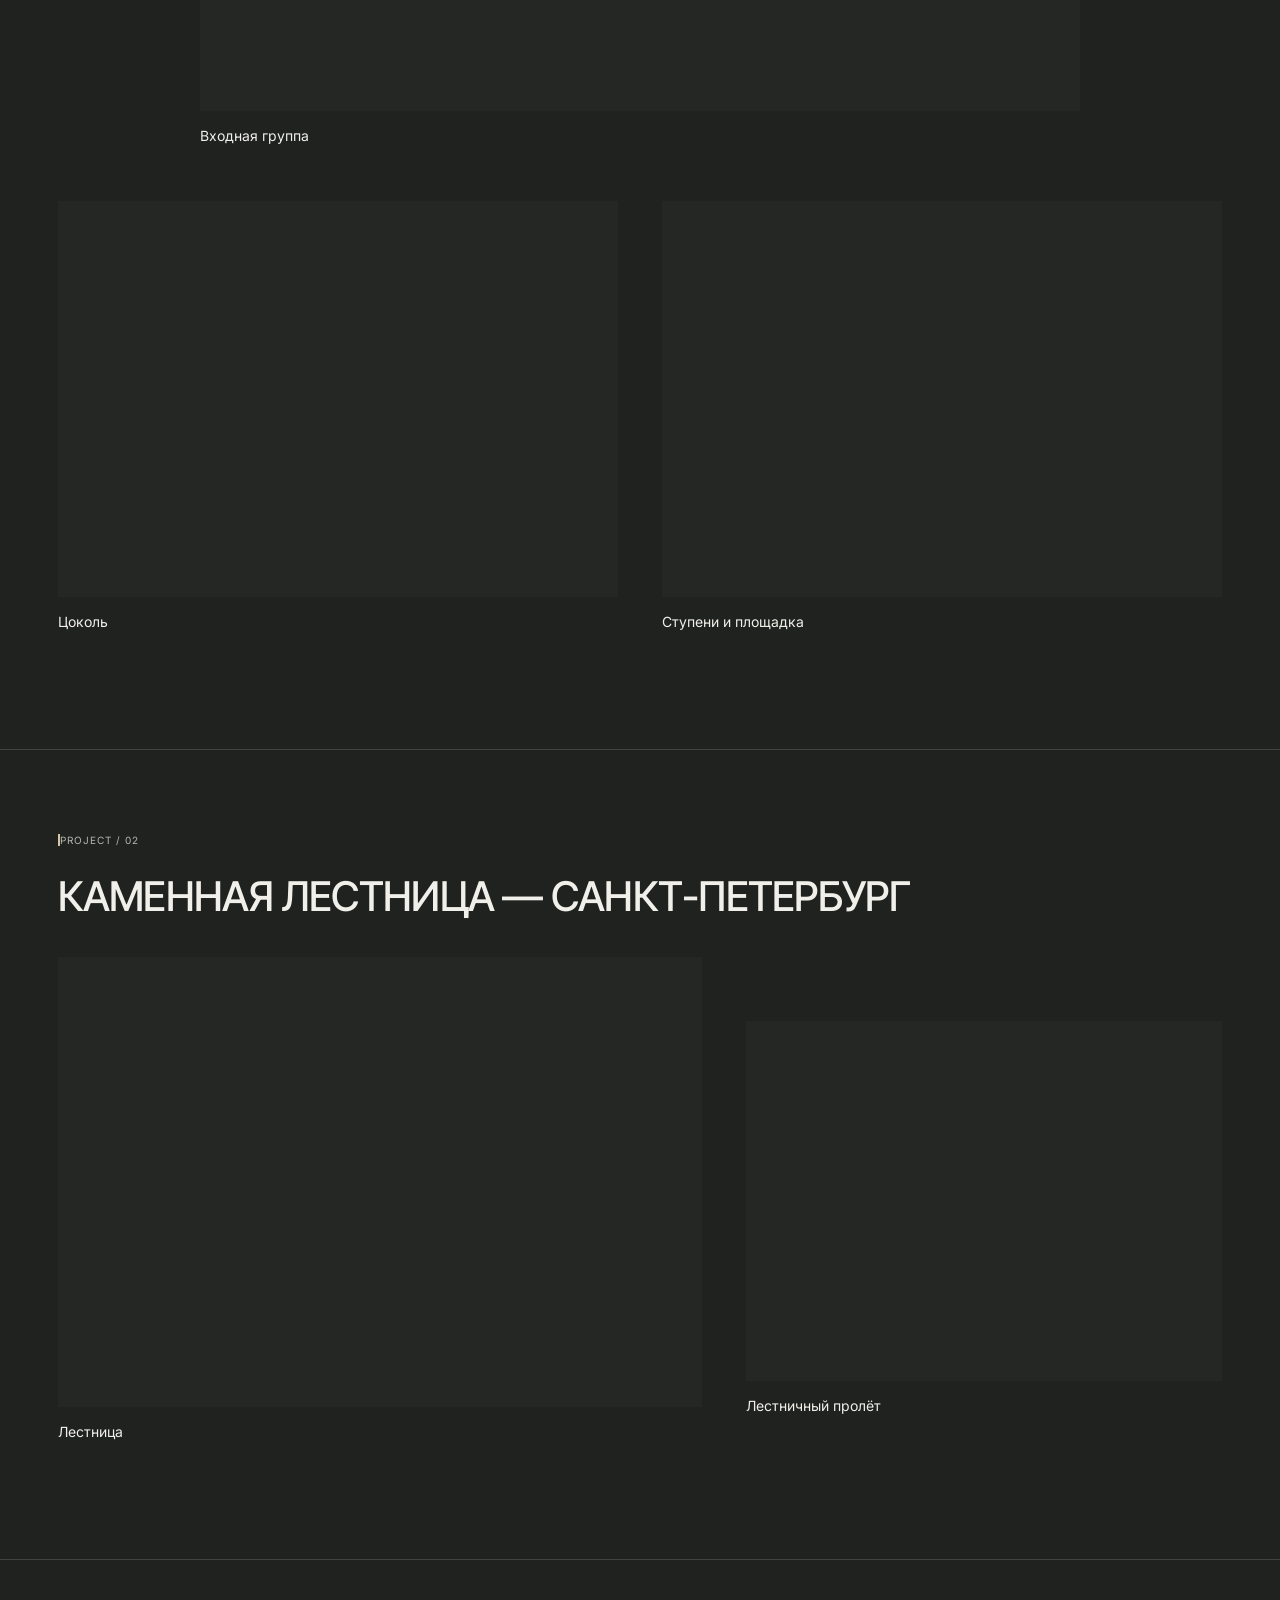
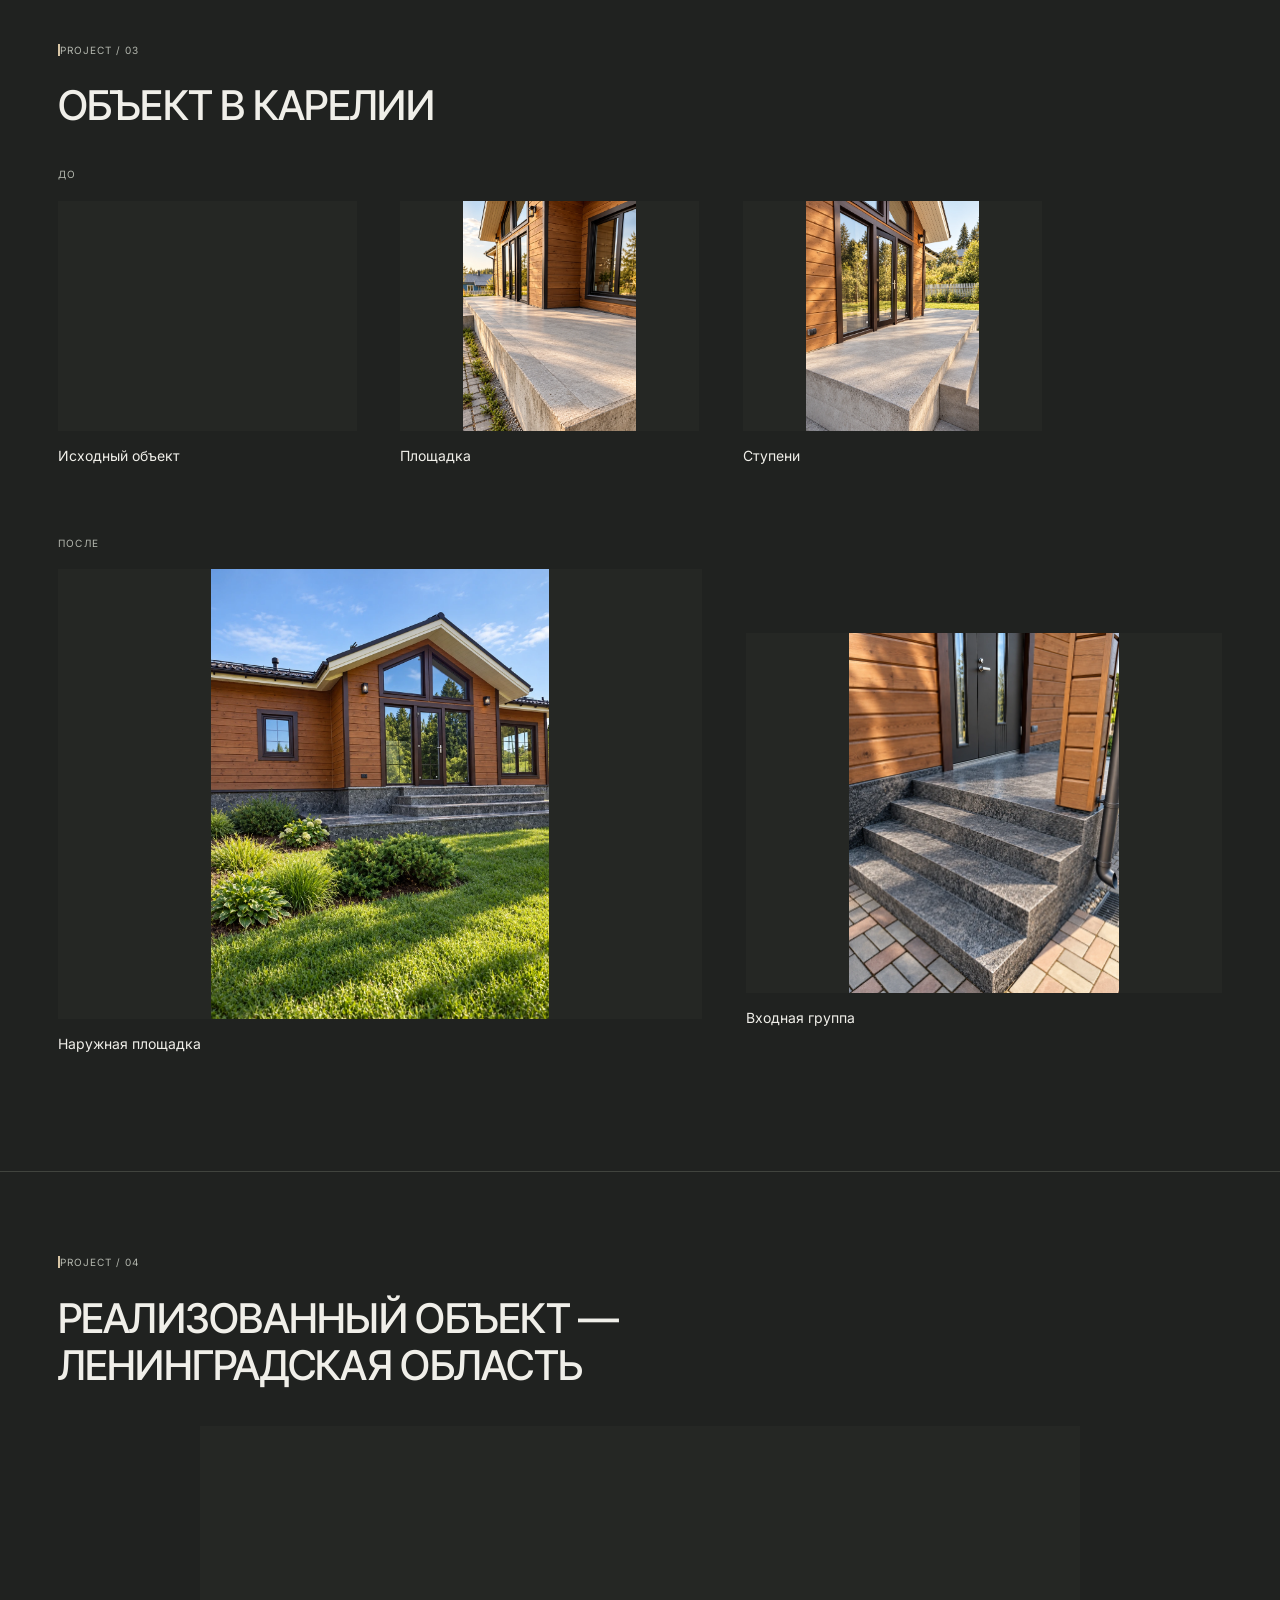
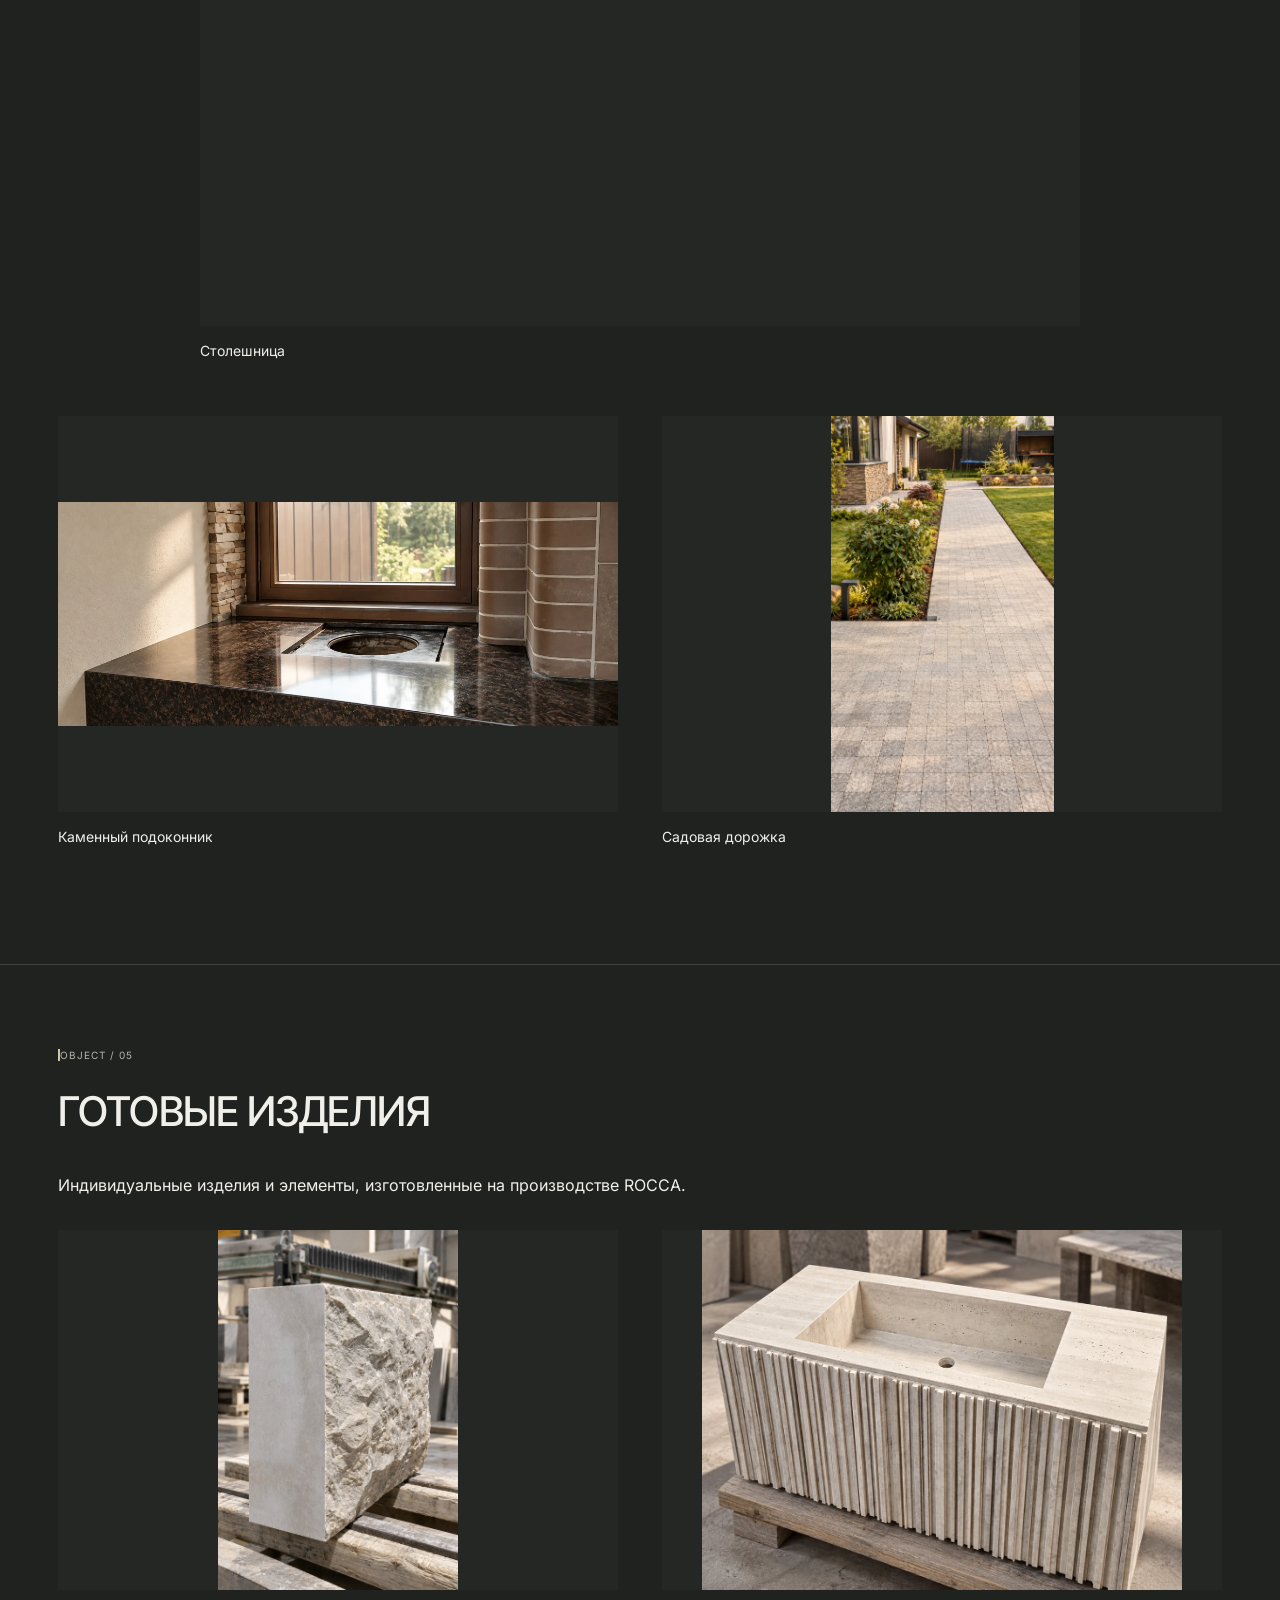
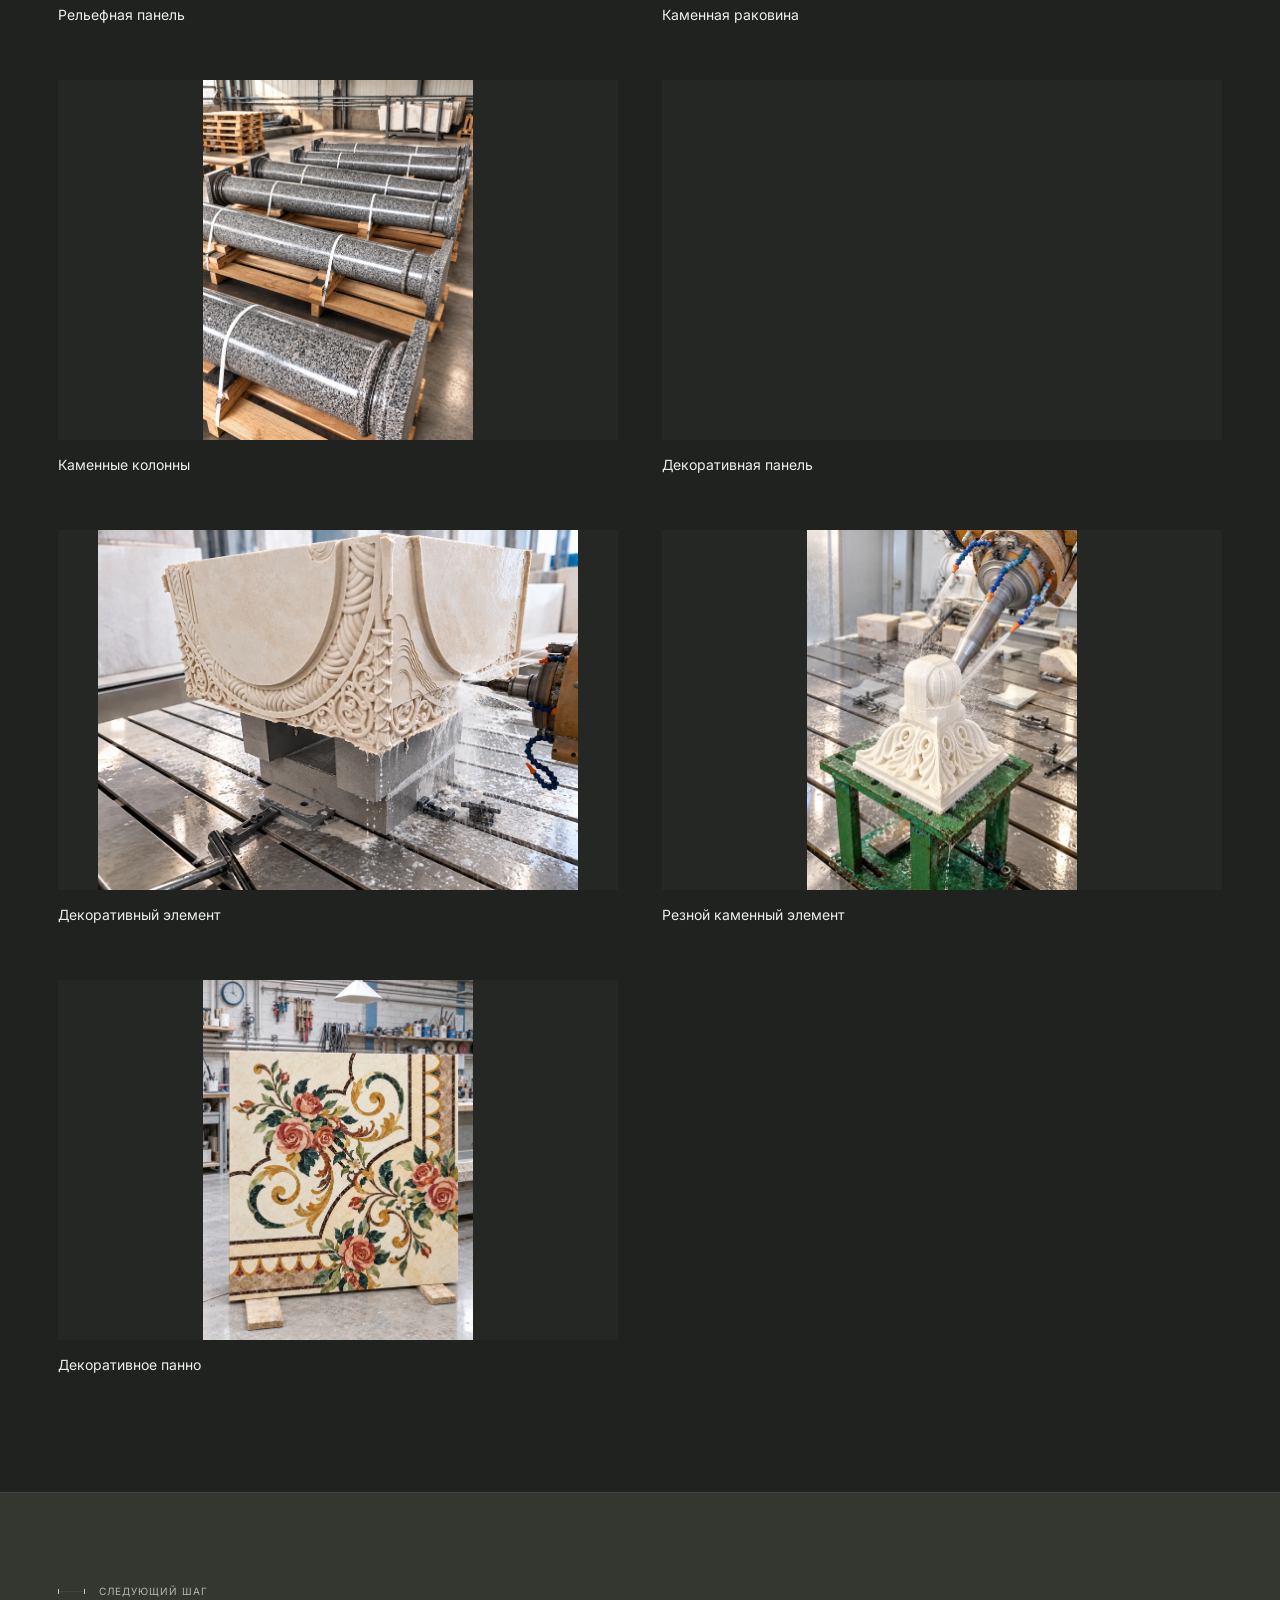
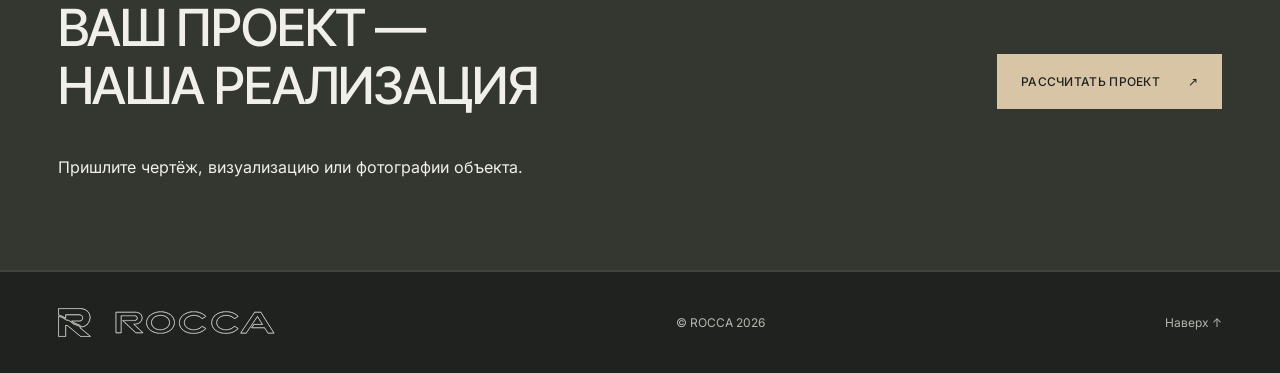
<file: projects.html>
<!DOCTYPE html>
<html lang="ru"><head><meta charset="utf-8"/><meta content="width=device-width,initial-scale=1" name="viewport"/><meta content="#202220" name="theme-color"/><title>Реализованные проекты — ROCCA</title><meta content="Реализованные проекты ROCCA: входные группы, лестницы, столешницы и фасадные элементы. Собственное производство. Полный цикл от замера до монтажа." name="description"/><link href="https://rocca-concept-standalone.vercel.app/projects" rel="canonical"/><link href="/assets/css/fonts.css" rel="stylesheet"/><link href="/assets/css/main.css" rel="stylesheet"/><link href="/assets/css/refinement.css" rel="stylesheet"/><script defer="" src="/assets/js/main.js"></script><link as="font" crossorigin="" href="/assets/fonts/inter-tight-cyrillic-wght-normal.woff2" rel="preload" type="font/woff2"/><link href="/assets/css/readability.css" rel="stylesheet"/></head><body class="portfolio-page"><a class="skip" href="#main">Перейти к содержанию</a><header><a aria-label="ROCCA — главная" class="brand" href="/"><span class="brand-symbol"><img alt="" height="390" src="/assets/rocca-symbol-outline.svg" width="450"/></span><span class="brand-wordmark"><img alt="ROCCA" height="240" src="/assets/rocca-wordmark-outline.svg" width="1640"/></span></a><button aria-controls="navigation" aria-expanded="false" class="menu-toggle">Меню <span>+</span></button><nav aria-label="Основная навигация" id="navigation"><a aria-current="page" href="/projects">Проекты</a><a href="/#materials">Материалы</a><a href="/#process">Как мы работаем</a><a href="/production">Производство</a><a href="/journal">Журнал</a><a href="/#contact">Контакты</a><a class="nav-cta" href="/#contact">Рассчитать проект ↗</a></nav></header>
<main id="main"><section class="page-heading" id="top"><p class="section-label">ROCCA / Объекты</p><h1 data-motion="grow">РЕАЛИЗОВАННЫЕ<br/>ПРОЕКТЫ</h1><p>Реальные объекты и индивидуальные изделия. От исходного состояния — к готовому результату.</p><a class="text-link" href="#leningrad">От исходного объекта к результату ↓</a></section><section class="section case-section archive-case" id="leningrad"><div class="case-heading"><span class="section-label">PROJECT / 01</span><h2 data-motion="grow">ОБЪЕКТ В ЛЕНИНГРАДСКОЙ ОБЛАСТИ</h2></div><div class="case-phase phase-before"><p class="phase-label">До</p><div class="portfolio-grid before-grid"><figure class="real-card"><div class="real-photo" data-motion="up"><img alt="Входная группа до облицовки" decoding="async" height="619" loading="lazy" sizes="(max-width:700px) calc(100vw - 44px), (max-width:1150px) 44vw, 600px" src="/assets/projects/project-leningrad-before-after-01-1100.webp" srcset="/assets/projects/project-leningrad-before-after-01-480.webp 480w, /assets/projects/project-leningrad-before-after-01-1100.webp 1100w" width="1100"/></div><figcaption><div><h3>Исходный объект</h3></div></figcaption></figure><figure class="real-card"><div class="real-photo" data-motion="up"><img alt="Исходные ступени и площадка" decoding="async" height="1375" loading="lazy" sizes="(max-width:700px) calc(100vw - 44px), (max-width:1150px) 44vw, 600px" src="/assets/projects/project-leningrad-before-after-03-1100.webp" srcset="/assets/projects/project-leningrad-before-after-03-480.webp 480w, /assets/projects/project-leningrad-before-after-03-1100.webp 1100w" width="1100"/></div><figcaption><div><h3>Ступени и площадка</h3></div></figcaption></figure></div></div><div class="case-phase phase-after"><p class="phase-label">После</p><div class="portfolio-grid result-grid"><figure class="real-card result-lead wide"><div class="real-photo" data-motion="up"><img alt="Готовая облицовка входной группы" decoding="async" height="1375" loading="lazy" sizes="(max-width:700px) calc(100vw - 44px), (max-width:1150px) 80vw, 880px" src="/assets/projects/project-leningrad-before-after-02-1100.webp" srcset="/assets/projects/project-leningrad-before-after-02-480.webp 480w, /assets/projects/project-leningrad-before-after-02-1100.webp 1100w" width="1100"/></div><figcaption><div><h3>Входная группа</h3></div></figcaption></figure><figure class="real-card"><div class="real-photo" data-motion="up"><img alt="Каменная облицовка цоколя" decoding="async" height="1448" loading="lazy" sizes="(max-width:700px) calc(100vw - 44px), (max-width:1150px) 44vw, 600px" src="/assets/projects/project-leningrad-before-after-04-1100.webp" srcset="/assets/projects/project-leningrad-before-after-04-480.webp 480w, /assets/projects/project-leningrad-before-after-04-1100.webp 1086w" width="1086"/></div><figcaption><div><h3>Цоколь</h3></div></figcaption></figure><figure class="real-card"><div class="real-photo" data-motion="up"><img alt="Готовые ступени и входная площадка" decoding="async" height="1448" loading="lazy" sizes="(max-width:700px) calc(100vw - 44px), (max-width:1150px) 44vw, 600px" src="/assets/projects/project-leningrad-before-after-05-1100.webp" srcset="/assets/projects/project-leningrad-before-after-05-480.webp 480w, /assets/projects/project-leningrad-before-after-05-1100.webp 1086w" width="1086"/></div><figcaption><div><h3>Ступени и площадка</h3></div></figcaption></figure></div></div></section><section class="section case-section archive-case" id="saint-petersburg"><div class="case-heading"><span class="section-label">PROJECT / 02</span><h2 data-motion="grow">КАМЕННАЯ ЛЕСТНИЦА — САНКТ-ПЕТЕРБУРГ</h2></div><div class="portfolio-grid story-pair"><figure class="real-card"><div class="real-photo" data-motion="up"><img alt="Каменные ступени и ограждение" decoding="async" height="1448" loading="lazy" sizes="(max-width:700px) calc(100vw - 44px), (max-width:1150px) 44vw, 600px" src="/assets/projects/project-saint-petersburg-staircase-02-1100.webp" srcset="/assets/projects/project-saint-petersburg-staircase-02-480.webp 480w, /assets/projects/project-saint-petersburg-staircase-02-1100.webp 1086w" width="1086"/></div><figcaption><div><h3>Лестница</h3></div></figcaption></figure><figure class="real-card"><div class="real-photo" data-motion="up"><img alt="Вид в лестничный пролёт" decoding="async" height="1448" loading="lazy" sizes="(max-width:700px) calc(100vw - 44px), (max-width:1150px) 44vw, 600px" src="/assets/projects/project-saint-petersburg-staircase-01-1100.webp" srcset="/assets/projects/project-saint-petersburg-staircase-01-480.webp 480w, /assets/projects/project-saint-petersburg-staircase-01-1100.webp 1086w" width="1086"/></div><figcaption><div><h3>Лестничный пролёт</h3></div></figcaption></figure></div></section><section class="section case-section archive-case" id="karelia"><div class="case-heading"><span class="section-label">PROJECT / 03</span><h2 data-motion="grow">ОБЪЕКТ В КАРЕЛИИ</h2></div><div class="case-phase phase-before"><p class="phase-label">До</p><div class="portfolio-grid before-grid"><figure class="real-card"><div class="real-photo" data-motion="up"><img alt="Вход в дом до облицовки" decoding="async" height="1448" loading="lazy" sizes="(max-width:700px) calc(100vw - 44px), (max-width:1150px) 44vw, 600px" src="/assets/projects/project-karelia-before-after-01-1100.webp" srcset="/assets/projects/project-karelia-before-after-01-480.webp 480w, /assets/projects/project-karelia-before-after-01-1100.webp 1086w" width="1086"/></div><figcaption><div><h3>Исходный объект</h3></div></figcaption></figure><figure class="real-card"><div class="real-photo" data-motion="up"><img alt="Исходная наружная площадка" decoding="async" height="1448" loading="lazy" sizes="(max-width:700px) calc(100vw - 44px), (max-width:1150px) 44vw, 600px" src="/assets/projects/project-karelia-before-after-02-1100.webp" srcset="/assets/projects/project-karelia-before-after-02-480.webp 480w, /assets/projects/project-karelia-before-after-02-1100.webp 1086w" width="1086"/></div><figcaption><div><h3>Площадка</h3></div></figcaption></figure><figure class="real-card"><div class="real-photo" data-motion="up"><img alt="Площадка и ступени до облицовки" decoding="async" height="1448" loading="lazy" sizes="(max-width:700px) calc(100vw - 44px), (max-width:1150px) 44vw, 600px" src="/assets/projects/project-karelia-before-after-03-1100.webp" srcset="/assets/projects/project-karelia-before-after-03-480.webp 480w, /assets/projects/project-karelia-before-after-03-1100.webp 1086w" width="1086"/></div><figcaption><div><h3>Ступени</h3></div></figcaption></figure></div></div><div class="case-phase phase-after"><p class="phase-label">После</p><div class="portfolio-grid result-grid story-pair"><figure class="real-card story-primary"><div class="real-photo" data-motion="up"><img alt="Готовая облицовка наружной площадки" decoding="async" height="1448" loading="lazy" sizes="(max-width:700px) calc(100vw - 44px), (max-width:1150px) 44vw, 600px" src="/assets/projects/project-karelia-before-after-04-1100.webp" srcset="/assets/projects/project-karelia-before-after-04-480.webp 480w, /assets/projects/project-karelia-before-after-04-1100.webp 1086w" width="1086"/></div><figcaption><div><h3>Наружная площадка</h3></div></figcaption></figure><figure class="real-card"><div class="real-photo" data-motion="up"><img alt="Каменные ступени у входа" decoding="async" height="1448" loading="lazy" sizes="(max-width:700px) calc(100vw - 44px), (max-width:1150px) 44vw, 600px" src="/assets/projects/project-karelia-before-after-05-1100.webp" srcset="/assets/projects/project-karelia-before-after-05-480.webp 480w, /assets/projects/project-karelia-before-after-05-1100.webp 1086w" width="1086"/></div><figcaption><div><h3>Входная группа</h3></div></figcaption></figure></div></div></section><section class="section case-section archive-case" id="leningrad-completed"><div class="case-heading"><span class="section-label">PROJECT / 04</span><h2 data-motion="grow">РЕАЛИЗОВАННЫЙ ОБЪЕКТ — ЛЕНИНГРАДСКАЯ ОБЛАСТЬ</h2></div><div class="portfolio-grid"><figure class="real-card wide result-lead"><div class="real-photo" data-motion="up"><img alt="Каменная столешница в зоне печи" decoding="async" height="619" loading="lazy" sizes="(max-width:700px) calc(100vw - 44px), (max-width:1150px) 80vw, 880px" src="/assets/projects/project-leningrad-completed-03-1100.webp" srcset="/assets/projects/project-leningrad-completed-03-480.webp 480w, /assets/projects/project-leningrad-completed-03-1100.webp 1100w" width="1100"/></div><figcaption><div><h3>Столешница</h3></div></figcaption></figure><figure class="real-card"><div class="real-photo" data-motion="up"><img alt="Каменный подоконник" decoding="async" height="440" loading="lazy" sizes="(max-width:700px) calc(100vw - 44px), (max-width:1150px) 44vw, 600px" src="/assets/projects/project-leningrad-completed-01-1100.webp" srcset="/assets/projects/project-leningrad-completed-01-480.webp 480w, /assets/projects/project-leningrad-completed-01-1100.webp 1100w" width="1100"/></div><figcaption><div><h3>Каменный подоконник</h3></div></figcaption></figure><figure class="real-card"><div class="real-photo" data-motion="up"><img alt="Садовая дорожка" decoding="async" height="1672" loading="lazy" sizes="(max-width:700px) calc(100vw - 44px), (max-width:1150px) 44vw, 600px" src="/assets/projects/project-leningrad-completed-02-1100.webp" srcset="/assets/projects/project-leningrad-completed-02-480.webp 480w, /assets/projects/project-leningrad-completed-02-1100.webp 941w" width="941"/></div><figcaption><div><h3>Садовая дорожка</h3></div></figcaption></figure></div></section><section class="section case-section archive-case" id="finished"><div class="case-heading"><span class="section-label">OBJECT / 05</span><h2 data-motion="grow">ГОТОВЫЕ ИЗДЕЛИЯ</h2></div><p class="section-summary">Индивидуальные изделия и элементы, изготовленные на производстве ROCCA.</p><div class="portfolio-grid products-grid"><figure class="real-card"><div class="real-photo" data-motion="up"><img alt="Рельефная каменная панель" decoding="async" height="1536" loading="lazy" sizes="(max-width:700px) calc(100vw - 44px), (max-width:1150px) 44vw, 600px" src="/assets/projects/finished-stone-piece-01-1100.webp" srcset="/assets/projects/finished-stone-piece-01-480.webp 480w, /assets/projects/finished-stone-piece-01-1100.webp 1024w" width="1024"/></div><figcaption><div><h3>Рельефная панель</h3></div></figcaption></figure><figure class="real-card"><div class="real-photo" data-motion="up"><img alt="Каменная раковина" decoding="async" height="825" loading="lazy" sizes="(max-width:700px) calc(100vw - 44px), (max-width:1150px) 44vw, 600px" src="/assets/projects/finished-stone-piece-02-1100.webp" srcset="/assets/projects/finished-stone-piece-02-480.webp 480w, /assets/projects/finished-stone-piece-02-1100.webp 1100w" width="1100"/></div><figcaption><div><h3>Каменная раковина</h3></div></figcaption></figure><figure class="real-card"><div class="real-photo" data-motion="up"><img alt="Каменные колонны" decoding="async" height="1448" loading="lazy" sizes="(max-width:700px) calc(100vw - 44px), (max-width:1150px) 44vw, 600px" src="/assets/projects/finished-stone-piece-03-1100.webp" srcset="/assets/projects/finished-stone-piece-03-480.webp 480w, /assets/projects/finished-stone-piece-03-1100.webp 1086w" width="1086"/></div><figcaption><div><h3>Каменные колонны</h3></div></figcaption></figure><figure class="real-card"><div class="real-photo" data-motion="up"><img alt="Декоративная каменная панель" decoding="async" height="1448" loading="lazy" sizes="(max-width:700px) calc(100vw - 44px), (max-width:1150px) 44vw, 600px" src="/assets/projects/finished-stone-piece-04-1100.webp" srcset="/assets/projects/finished-stone-piece-04-480.webp 480w, /assets/projects/finished-stone-piece-04-1100.webp 1086w" width="1086"/></div><figcaption><div><h3>Декоративная панель</h3></div></figcaption></figure><figure class="real-card"><div class="real-photo" data-motion="up"><img alt="Декоративный каменный элемент" decoding="async" height="825" loading="lazy" sizes="(max-width:700px) calc(100vw - 44px), (max-width:1150px) 44vw, 600px" src="/assets/projects/finished-stone-piece-05-1100.webp" srcset="/assets/projects/finished-stone-piece-05-480.webp 480w, /assets/projects/finished-stone-piece-05-1100.webp 1100w" width="1100"/></div><figcaption><div><h3>Декоративный элемент</h3></div></figcaption></figure><figure class="real-card"><div class="real-photo" data-motion="up"><img alt="Резной каменный элемент" decoding="async" height="1448" loading="lazy" sizes="(max-width:700px) calc(100vw - 44px), (max-width:1150px) 44vw, 600px" src="/assets/projects/finished-stone-piece-06-1100.webp" srcset="/assets/projects/finished-stone-piece-06-480.webp 480w, /assets/projects/finished-stone-piece-06-1100.webp 1086w" width="1086"/></div><figcaption><div><h3>Резной каменный элемент</h3></div></figcaption></figure><figure class="real-card"><div class="real-photo" data-motion="up"><img alt="Декоративное панно" decoding="async" height="1448" loading="lazy" sizes="(max-width:700px) calc(100vw - 44px), (max-width:1150px) 44vw, 600px" src="/assets/projects/finished-stone-piece-07-1100.webp" srcset="/assets/projects/finished-stone-piece-07-480.webp 480w, /assets/projects/finished-stone-piece-07-1100.webp 1086w" width="1086"/></div><figcaption><div><h3>Декоративное панно</h3></div></figcaption></figure></div></section><section class="section page-cta" id="contact"><div><p class="section-label">Следующий шаг</p><h2 data-motion="grow">ВАШ ПРОЕКТ —<br/><span class="muted">НАША РЕАЛИЗАЦИЯ</span></h2><p>Пришлите чертёж, визуализацию или фотографии объекта.</p></div><a class="button solid" href="/#contact">РАССЧИТАТЬ ПРОЕКТ <span>↗</span></a></section></main><footer><a aria-label="ROCCA — главная" class="brand" href="/"><span class="brand-symbol"><img alt="" height="390" src="/assets/rocca-symbol-outline.svg" width="450"/></span><span class="brand-wordmark"><img alt="ROCCA" height="240" src="/assets/rocca-wordmark-outline.svg" width="1640"/></span></a><span>© ROCCA 2026</span><a href="#top">Наверх ↑</a></footer>
</body></html>
</file>
<file: assets/css/fonts.css>
@font-face{font-family:'Inter';font-style:normal;font-weight:100 900;font-display:swap;src:url('/assets/fonts/inter-cyrillic-wght-normal.woff2') format('woff2');unicode-range:U+0301,U+0400-045F,U+0490-0491,U+04B0-04B1,U+2116}
@font-face{font-family:'Inter';font-style:normal;font-weight:100 900;font-display:swap;src:url('/assets/fonts/inter-latin-wght-normal.woff2') format('woff2');unicode-range:U+0000-00FF,U+0131,U+0152-0153,U+02BB-02BC,U+02C6,U+02DA,U+02DC,U+0304,U+0308,U+0329,U+2000-206F,U+20AC,U+2122,U+2191,U+2193,U+2212,U+2215,U+FEFF,U+FFFD}
@font-face{font-family:'Inter Tight';font-style:normal;font-weight:100 900;font-display:swap;src:url('/assets/fonts/inter-tight-cyrillic-wght-normal.woff2') format('woff2');unicode-range:U+0301,U+0400-045F,U+0490-0491,U+04B0-04B1,U+2116}
@font-face{font-family:'Inter Tight';font-style:normal;font-weight:100 900;font-display:swap;src:url('/assets/fonts/inter-tight-latin-wght-normal.woff2') format('woff2');unicode-range:U+0000-00FF,U+0131,U+0152-0153,U+02BB-02BC,U+02C6,U+02DA,U+02DC,U+0304,U+0308,U+0329,U+2000-206F,U+20AC,U+2122,U+2191,U+2193,U+2212,U+2215,U+FEFF,U+FFFD}
</file>
<file: assets/css/main.css>
:root{--bg:#202220;--panel:#272926;--ink:#f0efe9;--muted:#acada4;--line:#484b43;--accent:#d8c5a5;--pad:clamp(22px,4.8vw,92px)}*{box-sizing:border-box}html{scroll-behavior:smooth;scroll-padding-top:100px}body{margin:0;background:var(--bg);color:var(--ink);font:16px/1.6 Arial,Helvetica,sans-serif;overflow-x:clip}a{color:inherit;text-decoration:none}button{font:inherit;color:inherit;cursor:pointer}a,button{-webkit-tap-highlight-color:transparent}a:focus-visible,button:focus-visible,[tabindex]:focus-visible{outline:2px solid var(--accent);outline-offset:6px}p{margin:0 0 24px}h1,h2,h3{margin:0;font-weight:400}h1,h2{line-height:1.07;letter-spacing:-.045em}h2{font-size:clamp(32px,4.15vw,80px);max-width:1450px;margin-bottom:55px}h3{font-size:clamp(20px,1.65vw,28px);line-height:1.3;letter-spacing:-.02em}img{display:block;width:100%;height:100%;object-fit:cover}figure{margin:0}button{background:none;border:none}header{height:90px;padding:0 var(--pad);display:flex;align-items:center;justify-content:space-between;gap:35px;position:sticky;top:0;z-index:20;background:rgba(32,34,32,.97);border-bottom:1px solid var(--line)}.brand{font-size:31px;letter-spacing:.13em;font-weight:600;line-height:1}.brand span{display:block;font-size:8px;letter-spacing:.2em;margin-top:8px;white-space:nowrap}nav{display:flex;gap:clamp(15px,1.55vw,30px);align-items:center;font-size:13px}nav a:hover,.text-link:hover{color:var(--accent)}.nav-cta{border-bottom:1px solid var(--accent);padding:10px 0}.menu-toggle{display:none}.skip{position:fixed;left:20px;top:-100px;z-index:50;background:var(--ink);color:var(--bg);padding:15px}.skip:focus{top:10px}.hero{display:grid;grid-template-columns:1.08fr 1fr;position:relative}.hero-copy{padding:clamp(70px,8vw,160px) 30px 50px var(--pad);align-self:center;position:relative;z-index:2}.eyebrow,.section-label{font-size:12px;text-transform:uppercase;letter-spacing:.15em;color:var(--accent)}.hero h1{font-size:clamp(44px,5.4vw,104px);margin:32px -95px 36px 0;font-weight:500;position:relative;text-shadow:0 1px 10px #20222044}.intro{max-width:465px;font-size:17px;color:#cccfc4;line-height:1.7}.actions{display:flex;align-items:center;gap:28px;flex-wrap:wrap;margin-top:38px}.button{display:inline-flex;justify-content:space-between;align-items:center;gap:24px;padding:17px 22px;font-size:14px;min-height:52px}.solid{background:var(--accent);color:#252820;transition:background .2s}.solid:hover{background:#eee0c5}.text-link{display:inline-block;border-bottom:1px solid var(--line);padding:12px 0;font-size:14px}.geo{font-size:12px;letter-spacing:.04em;color:var(--muted);margin-top:56px;max-width:390px}.hero-photo{height:calc(100svh - 135px);min-height:690px;max-height:1080px;position:relative;overflow:hidden}.hero-photo img{object-position:center 48%}.photo-note{position:absolute;bottom:25px;left:28px;font-size:11px;letter-spacing:.12em;text-transform:uppercase;text-shadow:0 1px 5px black}.hero-bottom{grid-column:1/-1;display:flex;justify-content:space-between;padding:19px var(--pad);border-bottom:1px solid var(--line);font-size:11px;letter-spacing:.08em;color:var(--muted)}.section{padding:110px var(--pad);border-bottom:1px solid var(--line);overflow:clip}.section-label{margin-bottom:42px}.muted{color:var(--muted)}.split{display:grid;grid-template-columns:1fr 1fr;gap:clamp(36px,7vw,135px);align-items:start}.lead{font-size:clamp(20px,1.8vw,30px);line-height:1.5;letter-spacing:-.02em}.media{overflow:hidden;aspect-ratio:1.55;background:var(--panel)}.media img{object-position:center}.about-grid{align-items:center}.about-grid .media{aspect-ratio:1.15}.principles>div{display:grid;grid-template-columns:30px 1fr;column-gap:20px;padding:21px 0;border-top:1px solid var(--line)}.principles span{font-size:11px;color:var(--accent)}.principles p{grid-column:2;margin:8px 0 0;font-size:14px;color:var(--muted)}.audience{background:var(--panel)}.audience h2{font-size:clamp(32px,3.5vw,67px)}.audience article{padding:28px 0;border-top:1px solid var(--line)}.audience article p{color:#bfc2b7;margin:18px 0 5px;max-width:550px}.audience-photo{aspect-ratio:.79;margin-top:80px}.audience-photo img{object-position:62% center}.heading-row{display:flex;justify-content:space-between;gap:35px;align-items:start}.heading-row p{max-width:360px;color:#ccd0c4}.heading-row small{display:block;color:var(--muted);font-size:12px;margin-top:18px}.editorial{display:grid;grid-template-columns:1.3fr .8fr;gap:60px}.project.offset{padding-top:150px}.project.offset .media{aspect-ratio:1}.project.overview{grid-column:1;max-width:92%;margin-top:25px}.project.overview .media{aspect-ratio:1.75}.caption{display:flex;justify-content:space-between;gap:15px;align-items:center;padding-top:17px}.caption span{font-size:11px;color:var(--muted)}.project-index{align-self:center}.project-index>a{display:flex;justify-content:space-between;border-top:1px solid var(--line);font-size:22px;padding:20px 0}.project-index>p[hidden]{display:none}.project-index #project-note{font-size:14px;margin-top:24px}.project-index #project-note a{text-decoration:underline;overflow-wrap:anywhere}.material-copy{margin:0 0 34px}.materials .media{aspect-ratio:2.3}.material-list,.journal-categories{display:flex;gap:12px 30px;list-style:none;padding:25px 0;margin:0;flex-wrap:wrap}.material-list li{font-size:18px}.small{font-size:14px}.tabs{display:flex;gap:6px;margin-bottom:45px;border-bottom:1px solid var(--line)}.tabs button{padding:17px 25px;color:var(--muted);border-bottom:2px solid transparent;min-height:58px}.tabs [aria-selected=true]{color:var(--ink);border-color:var(--accent);background:var(--panel)}.steps{list-style:none;padding:0;margin:0}.steps li{display:flex;align-items:center;gap:28px;border-bottom:1px solid var(--line);padding:18px 0}.steps span{font-size:12px;color:var(--accent)}.steps h3{font-size:22px}.process-layout .media{aspect-ratio:1.05;margin-top:15px}.engineering{background:#292b28}.engineering .media{aspect-ratio:1.12}.equipment{font-size:13px;color:var(--accent);margin-top:35px;padding-top:22px;border-top:1px solid var(--line)}.geometry{padding:0;list-style:none;display:flex;flex-wrap:wrap;gap:10px 16px;font-size:14px}.geometry li:not(:last-child):after{content:' →';color:var(--accent);margin-left:12px}.technology .split{align-items:start}.capabilities{display:grid;grid-template-columns:repeat(3,1fr);margin-top:30px;border-left:1px solid var(--line);border-top:1px solid var(--line)}.capabilities>div{padding:30px;min-height:165px;border-right:1px solid var(--line);border-bottom:1px solid var(--line)}.capabilities span{font-size:12px;color:var(--accent)}.capabilities h3{margin-top:30px}.professionals{background:#d5c7ad;color:#262920}.professionals .section-label{color:#545c4b}.professionals h2{max-width:1200px}.professional-callout{border-top:1px solid #8f927e;padding-top:28px}.professional-callout h3{font-size:22px;max-width:520px}.professional-callout p{margin-top:24px}.professionals .solid{background:#2b3027;color:#f0efe9}.journal-categories{color:var(--muted);font-size:14px;padding:0 0 35px}.journal-grid{display:grid;grid-template-columns:repeat(3,1fr);border-top:1px solid var(--line);gap:36px}.journal-grid article{padding-top:26px;display:flex;flex-direction:column;align-items:start}.journal-grid h3{font-size:26px;margin:35px 0 45px;max-width:350px}.soon{font-size:12px;color:var(--muted);margin-top:auto}.final-scene{min-height:90svh;display:grid;grid-template-columns:1.05fr 1fr;align-items:stretch;overflow:hidden}.final-text{padding:100px 25px 100px var(--pad);align-self:center;z-index:2}.final-text h2{font-size:clamp(32px,3.5vw,68px);margin:35px -75px 0 0}.final-scene .media{aspect-ratio:auto;min-height:780px}.final-scene img{object-position:center}.contact{border-top:1px solid var(--line)}.email{font-size:clamp(20px,2.5vw,40px);letter-spacing:-.03em;overflow-wrap:anywhere;border-bottom:1px solid var(--line);padding-bottom:8px}.contact-option{display:flex;justify-content:space-between;gap:20px;padding:20px 0;border-bottom:1px solid var(--line);font-size:14px}.roles{font-size:14px;color:var(--muted);line-height:2;margin-top:28px}footer{display:flex;align-items:center;justify-content:space-between;gap:20px;padding:35px var(--pad);font-size:12px;color:var(--muted)}[data-motion]{transform-origin:left center}.media[data-motion]{will-change:transform,opacity}
@media(min-width:1700px){nav{font-size:15px}.hero-copy{padding-right:60px}.intro{font-size:19px;max-width:530px}}
@media(max-width:1150px){header{height:76px}.menu-toggle{display:flex;align-items:center;gap:24px;padding:10px 0;font-size:14px}.menu-toggle span{font-size:24px}nav{display:none;position:absolute;top:75px;left:0;right:0;background:var(--bg);padding:25px var(--pad) 35px;border-bottom:1px solid var(--line);max-height:calc(100svh - 76px);overflow:auto;align-items:stretch;font-size:17px}nav.open{display:flex;flex-direction:column;gap:0}nav a{padding:13px 0;border-bottom:1px solid var(--line)}.hero-photo{min-height:650px}.hero h1{font-size:6vw}.actions{gap:14px}.section{padding-top:85px;padding-bottom:85px}.split{gap:40px}.editorial{gap:35px}.caption{align-items:start;flex-direction:column;gap:5px}.capabilities h3{font-size:22px}}
@media(max-width:700px){html{scroll-padding-top:90px}header{height:72px}nav{top:71px}.brand{font-size:27px}.brand span{font-size:7px}.hero{grid-template-columns:1fr}.hero-copy{padding:48px var(--pad) 35px}.hero h1{font-size:clamp(39px,10.5vw,69px);margin:25px 0 26px;letter-spacing:-.045em}.intro{font-size:16px}.eyebrow,.section-label{font-size:11px}.actions{gap:12px 22px;margin-top:26px}.button{padding:15px 18px}.geo{margin:30px 0 0;line-height:1.8}.hero-photo{min-height:0;height:auto;aspect-ratio:1126/1397;max-height:none;margin:0 var(--pad)}.hero-bottom{padding:20px var(--pad);font-size:10px;gap:20px}.hero-bottom span{max-width:200px}.section{padding:65px var(--pad)}.section-label{margin-bottom:30px}h2{font-size:clamp(30px,7.7vw,49px);margin-bottom:34px}.split{grid-template-columns:1fr;gap:32px}.lead{font-size:22px}.about-grid .media{aspect-ratio:1.5}.principles>div{padding:20px 0}.audience h2{font-size:32px}.audience-photo{aspect-ratio:1.1;margin-top:0}.audience article:last-child{padding-bottom:0}.heading-row{display:block}.heading-row p{font-size:16px}.editorial{grid-template-columns:1fr;gap:35px}.project.offset{padding-top:0;margin-left:38px}.project.overview{max-width:100%;margin-top:0}.project.large{margin-right:15px}.caption{flex-direction:row;align-items:center}.caption h3{font-size:20px}.project-index{padding-top:10px}.project-index>a{font-size:21px}.material-copy{gap:0}.materials .media{aspect-ratio:1.35}.material-list{gap:10px 22px}.material-list li{font-size:16px}.tabs{gap:0;margin-bottom:28px}.tabs button{padding:15px 10px;font-size:13px;flex:1}.steps h3{font-size:19px}.steps li{padding:16px 0}.process-layout .media{aspect-ratio:1.5;margin:0}.engineering .media{aspect-ratio:1.3}.capabilities{grid-template-columns:repeat(2,1fr);margin-top:5px}.capabilities>div{padding:20px 16px;min-height:155px}.capabilities h3{font-size:18px;overflow-wrap:anywhere}.technology h2{margin-bottom:0}.professional-callout h3{font-size:21px}.journal-categories{gap:12px 20px}.journal-grid{grid-template-columns:1fr;gap:0}.journal-grid article{border-bottom:1px solid var(--line);padding:28px 0}.journal-grid h3{font-size:26px;margin:22px 0}.soon{margin-bottom:0}.final-scene{grid-template-columns:1fr;min-height:0}.final-text{padding:65px var(--pad) 35px}.final-text h2{font-size:32px;margin:25px 0 0}.final-scene .media{min-height:0;aspect-ratio:1100/1430;margin:0 var(--pad) 40px}.contact-option{font-size:13px;gap:14px}.contact-option span:last-child{text-align:right}.email{font-size:24px}footer{flex-wrap:wrap;padding-top:28px;padding-bottom:28px}}
@media(prefers-reduced-motion:reduce){html{scroll-behavior:auto}*,*:before,*:after{animation:none!important;transition:none!important}[data-motion]{opacity:1!important;transform:none!important}}

/* Exact supplied ROCCA artwork, with pale source backgrounds removed by a rendering filter. */
.brand-filters{position:absolute;pointer-events:none}
.brand{display:inline-flex;align-items:center;gap:12px;flex-shrink:0}
.brand .brand-symbol,.brand .brand-wordmark{display:block;margin:0;letter-spacing:0;overflow:hidden}
.brand .brand-symbol{width:31px;height:29px}
.brand .brand-symbol img{width:31px;height:29px;object-fit:contain;filter:url(#brand-cutout)}
.brand .brand-wordmark{width:143px;height:25px;position:relative}
.brand .brand-wordmark img{position:absolute;width:155px;height:auto;max-width:none;top:-10px;left:-7px;filter:url(#brand-cutout)}
.about-grid{display:block}.about-grid>div{display:grid;grid-template-columns:1fr 1.2fr;gap:7vw}.about-grid .principles{display:grid;grid-template-columns:repeat(3,1fr);gap:24px}.about-grid .principles>div{display:block}.about-grid .principles h3{margin-top:20px}.about-grid .principles p{margin-top:14px}
.process-layout{display:block}.process-layout .steps{display:grid;grid-template-columns:1fr 1fr;gap:0 60px}.process-layout .steps li{min-height:90px}
.engineering .media{aspect-ratio:1672/941}.engineering .split{grid-template-columns:1.2fr 1fr;align-items:center}
.audience-photo{aspect-ratio:1122/1402}.audience-photo img{object-position:center}
@media(max-width:1150px){.about-grid>div{grid-template-columns:1fr;gap:20px}.about-grid .lead{max-width:850px}.engineering .split{grid-template-columns:1fr}.engineering .media{max-width:900px}}
@media(max-width:700px){.brand{gap:10px}.brand .brand-symbol{width:27px;height:25px}.brand .brand-symbol img{width:27px;height:25px}.brand .brand-wordmark{width:126px;height:22px}.brand .brand-wordmark img{width:136px;top:-9px;left:-6px}.about-grid .principles{grid-template-columns:1fr;gap:0}.about-grid .principles>div{display:grid;grid-template-columns:30px 1fr;column-gap:20px}.about-grid .principles h3{margin-top:0}.about-grid .principles p{margin-top:8px}.process-layout .steps{grid-template-columns:1fr}.process-layout .steps li{min-height:0}.audience-photo{aspect-ratio:1122/1402}}

/* Compact conversion flow; legacy journal styles remain for its future page. */
[hidden]{display:none!important}.section{padding-top:72px;padding-bottom:72px}h2{margin-bottom:32px;font-size:clamp(32px,3.6vw,68px)}.compact-intro{padding:42px var(--pad);border-bottom:1px solid var(--line);display:grid;grid-template-columns:1fr 1fr;gap:24px 50px}.compact-intro h2{font-size:clamp(25px,2.3vw,43px);margin:0}.compact-intro p{margin:0;max-width:680px}.pillars{list-style:none;padding:0;margin:0;display:flex;gap:30px;color:var(--accent);grid-column:2}.solutions-grid,.materials-layout,.engineering-compact,.contact-layout{display:grid;grid-template-columns:1fr 1fr;gap:clamp(28px,5vw,85px);align-items:center}.solutions-grid figure{position:relative;height:530px}.visual-note{position:absolute;bottom:18px;left:20px;font-size:11px;background:#202220dd;padding:5px 10px}.solution-list{display:grid}.solution-list a{font-size:clamp(22px,2.1vw,37px);padding:12px 0;border-bottom:1px solid var(--line);line-height:1.2}.solution-list a:hover{color:var(--accent)}.portfolio-note{color:var(--muted);max-width:600px}.project-directions{display:grid;grid-template-columns:repeat(3,1fr);gap:22px;margin-bottom:30px}.project-directions article{padding:28px;background:var(--panel);min-height:180px;display:flex;flex-direction:column;justify-content:space-between;gap:24px}.project-directions a{font-size:13px;color:var(--accent)}.case-grid:empty{display:none}.materials-layout figure{height:500px}.materials-layout .material-list{margin:28px 0}.process-steps{list-style:none;counter-reset:step;padding:0;margin:28px 0 0;display:grid;grid-template-columns:repeat(4,1fr);gap:0 25px}.process-steps li{counter-increment:step;border-top:1px solid var(--line);padding:17px 0 22px}.process-steps li:before{content:counter(step,decimal-leading-zero);display:block;color:var(--accent);font-size:12px;margin-bottom:10px}.process-steps h3{font-size:20px;margin-bottom:8px}.process-steps p{font-size:14px;color:var(--muted);margin:0;line-height:1.5}.b2b-callout{border-top:1px solid var(--line);margin-top:20px;padding-top:28px;display:grid;grid-template-columns:1fr 1.2fr auto;align-items:center;gap:25px}.b2b-callout h3{font-size:20px}.b2b-callout p{font-size:15px;margin:0}.b2b-callout .button{font-size:11px}.section-summary{max-width:730px}.production-grid{display:grid;grid-template-columns:repeat(4,1fr);gap:16px;margin:32px 0}.production-card{background:var(--panel);padding:20px}.production-card h3{font-size:20px;margin:17px 0 8px}.production-card p{font-size:13px;color:var(--muted);margin:0}.technical-slot{height:105px;position:relative;overflow:hidden;border:1px solid var(--line);background:repeating-linear-gradient(0deg,transparent,transparent 20px,#484b4333 21px),repeating-linear-gradient(90deg,transparent,transparent 20px,#484b4333 21px)}.technical-slot span{position:absolute;left:9px;top:5px;color:var(--muted);font-size:10px}.technical-slot i{display:block;position:absolute;inset:25px 26%;border:1px solid var(--accent);border-radius:45% 45% 0 0}.production-card:nth-child(2n) i{border-radius:0;inset:25px 20%}.production-card:nth-child(3n) i{border-radius:50%;inset:20px 32%}.engineering-compact figure{height:400px}.engineering-compact h2{font-size:clamp(28px,2.9vw,54px)}.engineering-chain{display:flex;flex-wrap:wrap;gap:10px;font-size:14px;color:var(--accent);margin:25px 0}.equipment-note{font-size:11px;color:var(--muted)}.final-cta{padding:55px var(--pad);background:#34372f;border-block:1px solid var(--line)}.final-cta h2{font-size:clamp(32px,3.9vw,72px);margin-bottom:22px}.final-cta p{max-width:740px}.contact-layout{align-items:start}.contact-layout h2{font-size:clamp(32px,3.1vw,58px)}#project-form h3{margin-bottom:22px}.form-row{display:grid;grid-template-columns:1fr 1fr;gap:15px}#project-form label{display:block;font-size:13px;margin-bottom:16px}#project-form input:not([type=file]),#project-form textarea{display:block;width:100%;margin-top:8px;background:var(--panel);border:1px solid var(--line);border-radius:0;color:var(--ink);padding:12px;font:inherit}#project-form input:focus-visible,#project-form textarea:focus-visible{outline:2px solid var(--accent);outline-offset:2px}#project-form input[type=file]{display:block;width:100%;margin:12px 0;font-size:12px}input::file-selector-button{background:var(--panel);color:var(--ink);border:1px solid var(--line);padding:10px;margin-right:10px}.file-label span,.form-note,#file-status,#form-status{font-size:12px;color:var(--muted);line-height:1.5}.form-note{margin:16px 0}#form-status{margin-top:18px}#draft-link{display:block;margin-top:20px}.mobile-cta{position:fixed;bottom:0;left:0;right:0;z-index:18;background:#202220ed;border-top:1px solid var(--line);padding:10px 18px calc(10px + env(safe-area-inset-bottom));backdrop-filter:blur(12px)}.mobile-cta .button{width:100%;min-height:46px;justify-content:space-between;font-size:12px}.button.solid{background:var(--accent);color:var(--bg)}
@media(max-width:1150px){.b2b-callout{grid-template-columns:1fr 1fr}.b2b-callout .button{grid-column:2}.solutions-grid figure{height:450px}.process-steps,.production-grid{grid-template-columns:repeat(3,1fr)}}
@media(max-width:700px){body{padding-bottom:78px}.section{padding-top:44px;padding-bottom:44px}h2{margin-bottom:25px}.hero{min-height:calc(100svh - 72px);display:block;isolation:isolate}.hero-copy{position:relative;z-index:2;padding:42px var(--pad) 55px;min-height:calc(100svh - 72px);display:flex;flex-direction:column;justify-content:center;background:linear-gradient(90deg,#202220e8,#20222090),linear-gradient(0deg,#202220a0,transparent)}.hero h1{font-size:clamp(39px,10.3vw,48px)}.hero-copy p{font-size:15px;max-width:360px;margin-top:22px}.hero-photo{position:absolute;inset:0;min-height:0;height:100%;z-index:-1}.hero-photo img{object-position:55% center}.hero .photo-note,.hero-bottom{display:none}.hero .actions{gap:12px;margin-top:6px}.hero .button{font-size:12px;min-height:48px}.hero .geography{font-size:11px;margin-top:25px}.compact-intro{padding:30px var(--pad);display:block}.compact-intro h2{font-size:26px;margin-bottom:18px}.compact-intro p{font-size:15px}.pillars{margin-top:20px;gap:23px;font-size:13px}.solutions-grid,.materials-layout,.engineering-compact,.contact-layout{grid-template-columns:1fr;gap:24px}.solutions-grid figure{height:340px}.solution-list a{font-size:23px;padding:11px 0}.project-directions{grid-template-columns:1fr;gap:12px}.project-directions article{min-height:118px;padding:20px;gap:17px}.project-directions h3{font-size:22px}.materials-layout figure{height:320px}.process-steps,.production-grid{grid-template-columns:repeat(2,minmax(0,1fr));gap:0 18px}.process-steps h3{font-size:18px;overflow-wrap:anywhere}.process-steps p{font-size:12px}.tabs{display:flex;gap:0}.tabs button{flex:1;font-size:12px;min-height:48px;padding:12px 9px}.b2b-callout{display:block;margin-top:8px;padding-top:22px}.b2b-callout p{margin:15px 0}.b2b-callout .button{font-size:11px}.production-grid{gap:12px}.production-card{padding:14px}.production-card h3{font-size:18px;overflow-wrap:anywhere}.technical-slot{height:85px}.engineering-compact figure{height:290px}.engineering-compact h2{font-size:30px}.final-cta{padding:36px var(--pad)}.form-row{grid-template-columns:1fr;gap:0}.contact-layout .roles{font-size:13px}.contact-layout .contact-link{font-size:22px}footer{gap:20px}.button{max-width:100%;white-space:normal}nav a{min-height:42px}}
@media(prefers-reduced-motion:reduce){html{scroll-behavior:auto}}
.hero .geo{margin-top:25px}.engineering-compact .media{min-height:0;aspect-ratio:auto}.engineering-compact .equipment{margin-top:20px;padding-top:14px;font-size:11px}.contact .geo{margin-top:22px}.tabs{margin-bottom:24px}
@media(max-width:700px){.hero-photo{margin:0;aspect-ratio:auto}.engineering-compact .media{margin:0}.hero h1{margin-right:0}.hero .geo{margin-top:22px}.materials-layout .media{margin:0;aspect-ratio:auto}}

.visual-note{position:static;display:block;background:none;padding:0;margin:15px 0 0;color:var(--muted);font-size:11px}.solution-list a{display:flex;justify-content:space-between;gap:15px}.solution-list a span{font-size:17px;color:var(--accent)}.b2b-callout{grid-template-columns:1.5fr 1fr}.b2b-callout h3{margin-bottom:12px}.compact-intro{grid-template-columns:1fr auto}.compact-intro h2{margin-bottom:18px}.pillars{align-self:center}.hero h1{margin-top:0}
@media(max-width:700px){.b2b-callout{display:block}.hero h1{margin-top:0}}

/* Complete supplied schematic cards, with integrated numbering and captions. */
.production-grid{grid-template-columns:repeat(3,minmax(0,1fr));gap:26px 22px;width:100%;max-width:960px;margin:34px auto 20px}
.production-card{padding:0;background:#ebe8df;min-width:0;position:relative;overflow:hidden}
.production-photo{position:relative;aspect-ratio:4/5;overflow:hidden;margin:0;background:#ebe8df}
.production-photo img{width:100%;height:100%;object-fit:contain;object-position:center;transform:none;will-change:auto}
.production-photo:after{display:none}
.visually-hidden,.production-card h3.visually-hidden{position:absolute;width:1px;height:1px;min-height:0;padding:0;margin:-1px;overflow:hidden;clip-path:inset(50%);white-space:nowrap;border:0}
.production-caption{font-size:11px;color:var(--muted);margin:0 0 24px;letter-spacing:.02em}
@media(max-width:1100px){.production-grid{grid-template-columns:repeat(2,minmax(0,1fr));gap:20px;max-width:620px}.production-card:last-child{grid-column:1/-1;width:calc((100% - 20px)/2);justify-self:center}}
@media(max-width:700px){#production h2{font-size:clamp(27px,7.8vw,32px)}.production-grid{grid-template-columns:minmax(0,1fr);gap:18px;max-width:260px;margin-top:25px}.production-card:last-child{grid-column:auto;width:100%}.production-caption{font-size:10px}}

/* Real-object portfolio: shared architecture, natural image proportions. */
nav [aria-current=page]{color:var(--accent)}
.real-card{min-width:0}.real-photo{overflow:hidden;background:var(--panel);position:relative}.real-photo img{height:auto;object-fit:contain}.real-card figcaption{display:flex;gap:16px;align-items:start;padding-top:17px}.real-card h3{font-size:clamp(19px,1.65vw,27px)}.real-card p{margin:8px 0 0;color:var(--muted);font-size:14px;max-width:430px}.case-number{color:var(--accent);font-size:11px;padding-top:6px}.case-number:empty{display:none}.real-preview{display:grid;gap:28px;margin:34px 0}.project-preview{grid-template-columns:.8fr 1.2fr}.project-preview .preview-tall{grid-row:span 2}.project-preview .preview-detail{max-width:85%;margin-left:auto}.project-preview .preview-wide .real-photo{aspect-ratio:1.85}.project-preview .preview-wide img{height:100%;object-fit:cover;object-position:center 65%}.production-preview{grid-template-columns:.7fr 1fr 1fr;gap:24px}.production-preview .preview-tall{grid-row:span 2;align-self:start}.production-preview .preview-wide{grid-column:2 / 4;width:75%;justify-self:end}.production-preview h3{font-size:clamp(17px,1.4vw,23px)}.page-heading{padding:75px var(--pad) 55px;border-bottom:1px solid var(--line)}.page-heading h1{font-size:clamp(40px,5.6vw,105px);max-width:1500px;margin:20px 0 28px}.page-heading>p:not(.section-label){max-width:780px;font-size:clamp(17px,1.5vw,23px);color:var(--muted)}.case-heading{margin-bottom:40px}.case-heading .section-label{display:block;margin-bottom:20px}.case-editorial{display:grid;grid-template-columns:1fr 1fr;gap:8vw;align-items:center}.case-cover{max-width:660px}.case-intro h3,.manufacturing-intro h3{font-size:clamp(27px,2.7vw,49px);margin-bottom:24px}.case-sequence{display:grid;grid-template-columns:.8fr 1.2fr;gap:60px 6vw;align-items:start;margin-top:65px}.case-sequence .wide{grid-column:2}.case-sequence .offset{margin-top:40px}.document-stage{border-block:1px solid var(--line);padding:30px 0;align-self:center}.document-stage h3{margin:15px 0}.document-stage p{font-size:14px;margin-bottom:15px}.stair-editorial,.objects-editorial,.finished-editorial{display:grid;grid-template-columns:1fr 1fr;gap:55px 6vw;align-items:start}.stair-editorial .wide,.objects-editorial .wide,.finished-editorial .wide{grid-column:1/-1}.stair-editorial .wide{max-width:1280px}.stair-editorial .offset{margin-top:70px}.objects-editorial .wide{width:80%}.objects-editorial .offset{margin-top:90px;max-width:520px}.finished-editorial .wide{max-width:1250px}.finished-editorial .offset{margin-top:65px;max-width:520px}.manufacturing-editorial{display:grid;grid-template-columns:1fr 1fr;gap:60px 6vw;align-items:start}.manufacturing-editorial .saw{max-width:580px}.manufacturing-intro{align-self:center;padding-left:3vw}.manufacturing-editorial .wide{grid-column:1/-1;max-width:1250px}.manufacturing-editorial .offset{margin-top:80px}.manufacturing-editorial .thermal{align-self:center}.page-cta{display:flex;align-items:center;justify-content:space-between;gap:35px;background:#34372f}.page-cta h2{font-size:clamp(32px,4vw,72px)}.page-cta p{margin-bottom:0}.portfolio-page .case-section{padding-top:75px;padding-bottom:75px}
@media(max-width:1150px){.production-preview{gap:18px}.page-heading h1{font-size:6.4vw}.manufacturing-editorial,.case-sequence,.stair-editorial,.objects-editorial,.finished-editorial{gap:40px}.case-editorial{gap:35px}.real-card h3{font-size:20px}}
@media(max-width:700px){.portfolio-page{padding-bottom:0}.page-heading{padding:40px var(--pad) 34px}.page-heading h1{font-size:clamp(28px,7.5vw,36px);letter-spacing:-.045em;overflow-wrap:normal}.page-heading>p:not(.section-label){font-size:16px}.page-heading .section-label{margin-bottom:16px}.portfolio-page .case-section{padding-top:40px;padding-bottom:40px}.case-heading{margin-bottom:25px}.case-heading h2{font-size:30px}.real-preview{margin:25px 0;gap:28px}.project-preview{grid-template-columns:1fr}.project-preview .preview-tall{grid-row:auto;max-width:330px}.project-preview .preview-detail{max-width:100%;margin:0}.project-preview .preview-wide .real-photo{aspect-ratio:auto}.project-preview .preview-wide img{height:auto;object-fit:contain}.production-preview{grid-template-columns:1fr 1fr;gap:24px 16px}.production-preview .preview-tall{grid-row:span 2}.production-preview .preview-wide{grid-column:1/-1;width:100%}.production-preview h3{font-size:16px}.real-card figcaption{padding-top:12px}.real-card p{font-size:13px}.case-editorial,.case-sequence,.stair-editorial,.objects-editorial,.finished-editorial,.manufacturing-editorial{grid-template-columns:1fr;gap:30px}.case-cover{max-width:390px}.case-intro{order:-1}.case-intro h3{font-size:25px}.case-sequence{margin-top:35px}.case-sequence .wide,.stair-editorial .wide,.objects-editorial .wide,.finished-editorial .wide,.manufacturing-editorial .wide{grid-column:auto;width:100%}.case-sequence .offset,.stair-editorial .offset,.objects-editorial .offset,.finished-editorial .offset,.manufacturing-editorial .offset{margin-top:0}.manufacturing-intro{padding:0;order:-1}.manufacturing-intro h3{font-size:25px}.document-stage{padding:20px 0}.page-cta{display:block}.page-cta .button{margin-top:25px}.real-card{max-width:100%}}
/* Keep image geometry inside its grid track, including the existing directions collage. */
.solutions-grid figure{width:100%;min-width:0;height:auto;aspect-ratio:1659/948}
.materials-layout figure,.engineering-compact figure{width:100%;min-width:0;aspect-ratio:auto}

/* Brand-led homepage and aligned photographic chapters. */
.brand{gap:24px}.brand .brand-symbol{width:33px;height:31px}.brand .brand-symbol img{width:100%;height:100%;object-fit:contain;filter:none}.brand .brand-wordmark{width:160px;height:26px;position:static}.brand .brand-wordmark img{position:static;width:100%;height:100%;max-width:100%;object-fit:contain;filter:none}
.hero{grid-template-columns:1.15fr .85fr}.hero-photo{min-height:620px;height:calc(100svh - 135px);max-height:850px}.hero-photo img{object-position:center}.hero h1{margin-right:0;font-size:clamp(44px,5.1vw,98px)}.hero-copy{padding-top:65px;padding-bottom:65px}
.architecture-heading{display:grid;grid-template-columns:1.3fr 1fr;gap:50px;align-items:start;margin-bottom:30px}.architecture-heading h2{margin-bottom:0}.architecture-heading p{max-width:520px;color:var(--muted);margin-bottom:20px}.architecture-image{overflow:hidden;aspect-ratio:1672/941;width:100%}.architecture-image img{height:100%;object-fit:cover}.brand-architecture .visual-note{margin-top:14px}.technology-index{display:grid;grid-template-columns:repeat(3,minmax(0,1fr));border-top:1px solid var(--line);border-left:1px solid var(--line);margin:35px 0}.technology-item{position:relative;padding:22px 25px 28px;border-right:1px solid var(--line);border-bottom:1px solid var(--line);transition:background .4s}.technology-item svg{display:block;width:70px;height:74px;margin:14px 0 22px;fill:none;stroke:var(--accent);stroke-width:1;stroke-linecap:round;stroke-linejoin:round}.technology-item h3{font-size:22px}.technology-item:hover{background:var(--panel)}.technology-arrow{position:absolute;right:22px;top:21px;color:var(--accent);font-size:14px}.quiet-finale{display:grid;grid-template-columns:1.3fr .7fr;align-items:center;gap:8vw}.quiet-finale .button{margin-top:15px}.final-stair{justify-self:end;max-width:390px;width:100%;height:320px;overflow:hidden}.final-stair img{object-position:center 55%}.engineering-compact figure{height:auto!important;aspect-ratio:1672/941!important}
.portfolio-page .real-photo{aspect-ratio:4/3;display:flex;align-items:center;justify-content:center;background:#252724}.portfolio-page .real-photo img{width:100%;height:100%;object-fit:contain}.case-editorial{grid-template-columns:.9fr 1.1fr;gap:6vw}.case-cover .real-photo{aspect-ratio:4/5;max-height:660px}.case-sequence{grid-template-columns:1fr 1fr;gap:35px 40px}.case-sequence .wide{grid-column:auto}.case-sequence .offset{margin-top:0}.document-stage{min-height:170px}.stair-editorial,.objects-editorial,.finished-editorial,.manufacturing-editorial{gap:35px 40px}.stair-editorial .wide,.objects-editorial .wide,.finished-editorial .wide,.manufacturing-editorial .wide{max-width:none;width:100%}.stair-editorial .wide .real-photo,.objects-editorial .wide .real-photo,.finished-editorial .wide .real-photo,.manufacturing-editorial .wide .real-photo{aspect-ratio:2/1}.stair-editorial .offset,.objects-editorial .offset,.finished-editorial .offset,.manufacturing-editorial .offset{margin-top:0;max-width:none}.manufacturing-editorial .saw{max-width:none}.manufacturing-editorial .saw .real-photo{aspect-ratio:4/5}.manufacturing-editorial .thermal{align-self:start}.portfolio-page .real-card figcaption{min-height:95px;border-bottom:1px solid var(--line);padding-bottom:20px}.portfolio-page .case-cover figcaption{border-bottom:0}.portfolio-page .real-photo img{transition:filter .7s}.portfolio-page .real-photo:hover img{filter:brightness(1.06)}
@media(max-width:1150px){.architecture-heading{gap:30px}.quiet-finale{gap:35px}.technology-item h3{font-size:20px}}
@media(max-width:700px){.brand{gap:18px}.brand .brand-symbol{width:28px;height:27px}.brand .brand-wordmark{width:135px;height:23px}.hero{display:block;min-height:calc(100svh - 72px)}.hero-copy{min-height:calc(100svh - 72px);padding:42px var(--pad) 45px;background:linear-gradient(90deg,#202220eb,#20222050),linear-gradient(0deg,#202220b0,transparent)}.hero-photo{height:100%;min-height:0;max-height:none}.hero-photo img{object-position:65% center}.hero h1{font-size:clamp(38px,10vw,48px)}.architecture-heading{grid-template-columns:1fr;gap:22px}.architecture-heading h2{font-size:30px}.architecture-image{aspect-ratio:1.3}.architecture-image img{object-position:68% center}.technology-index{grid-template-columns:repeat(2,minmax(0,1fr));margin:25px 0}.technology-item{padding:18px 15px 22px}.technology-item svg{width:50px;height:54px;margin:12px 0 18px}.technology-item h3{font-size:17px}.technology-arrow{right:15px;top:18px}.quiet-finale{grid-template-columns:1fr;gap:28px}.final-stair{width:65%;max-width:240px;height:230px;justify-self:end}.case-editorial,.case-sequence{grid-template-columns:1fr;gap:26px}.case-sequence .wide{grid-column:auto}.portfolio-page .real-photo{aspect-ratio:auto;display:block}.portfolio-page .real-photo img{height:auto;object-fit:contain}.case-cover .real-photo,.manufacturing-editorial .saw .real-photo{aspect-ratio:auto;max-height:none}.stair-editorial .wide .real-photo,.objects-editorial .wide .real-photo,.finished-editorial .wide .real-photo,.manufacturing-editorial .wide .real-photo{aspect-ratio:auto}.portfolio-page .real-card figcaption{min-height:0;padding-bottom:17px}.document-stage{min-height:0}.engineering-compact figure{aspect-ratio:1672/941!important}}
/* Let paired captions share a baseline without cropping the photographs. */
.case-sequence,.stair-editorial,.objects-editorial,.finished-editorial,.manufacturing-editorial{align-items:stretch}
.portfolio-page .real-card{display:flex;flex-direction:column}
.portfolio-page .real-photo{flex-shrink:0}
.portfolio-page .real-card figcaption{flex:1}
.manufacturing-editorial .thermal{align-self:stretch}
@media(max-width:700px){.technology-item h3{font-size:clamp(15px,3.9vw,17px);overflow-wrap:anywhere}}

/* Show the complete supplied hero composition at its original proportions. */
.hero{align-items:center}
.hero-photo{position:relative;inset:auto;align-self:center;justify-self:end;width:100%;max-width:680px;height:auto;min-height:0;max-height:none;aspect-ratio:581/750;margin:0;overflow:visible}
.hero-photo img{width:100%;height:auto;object-fit:contain;object-position:center}
@media(max-width:700px){
 .hero{display:flex;flex-direction:column;min-height:0;isolation:auto}
 .hero-copy{width:100%;min-height:0;padding:38px var(--pad) 30px;background:none;display:block}
 .hero-photo{position:relative;inset:auto;z-index:auto;width:calc(100% - 2 * var(--pad));max-width:480px;height:auto;min-height:0;max-height:none;aspect-ratio:581/750;margin:0 auto 28px}
 .hero-photo img{height:auto;object-fit:contain;object-position:center}
}

/* Balanced hero columns and a restrained portfolio scale. */
@media(min-width:701px){
 .hero{grid-template-columns:minmax(0,1fr) minmax(0,1fr);column-gap:clamp(32px,4vw,64px);padding:36px max(var(--pad),calc((100vw - 1360px)/2)) 0}
 .hero-copy{padding:32px 0 45px;min-width:0}
 .hero-photo{justify-self:center;max-width:540px}
 .hero-bottom{padding-left:0;padding-right:0}
 .hero h1{font-size:clamp(40px,5vw,88px)}
}
.portfolio-page .case-section{padding-inline:max(var(--pad),calc((100vw - 1120px)/2))}
.case-editorial{grid-template-columns:.8fr 1.2fr;gap:clamp(36px,5vw,76px)}
.case-cover{width:100%;max-width:360px;justify-self:center}
.case-cover .real-photo,.manufacturing-editorial .saw .real-photo{aspect-ratio:auto;height:400px;max-height:400px}
.case-sequence,.stair-editorial,.objects-editorial,.finished-editorial,.manufacturing-editorial{max-width:1040px;margin-inline:auto;gap:48px 52px}
.portfolio-page .real-photo{aspect-ratio:auto;height:320px;max-height:320px}
.portfolio-page .real-photo img{width:100%;height:100%;object-fit:contain;object-position:center}
.portfolio-page .case-cover .real-photo{height:400px;max-height:400px}
.stair-editorial .wide,.objects-editorial .wide,.finished-editorial .wide,.manufacturing-editorial .wide{width:100%;max-width:820px;justify-self:center}
.stair-editorial .wide .real-photo,.objects-editorial .wide .real-photo,.finished-editorial .wide .real-photo,.manufacturing-editorial .wide .real-photo{aspect-ratio:auto;height:380px;max-height:380px}
.manufacturing-editorial .saw{max-width:360px;justify-self:center}
@media(max-width:700px){
 .hero-photo{align-self:center;justify-self:center;max-width:380px}
 .portfolio-page .case-section{padding-inline:var(--pad)}
 .case-editorial{grid-template-columns:1fr;gap:28px}
 .case-sequence,.stair-editorial,.objects-editorial,.finished-editorial,.manufacturing-editorial{gap:36px}
 .portfolio-page .real-card{width:100%;max-width:340px;justify-self:center}
 .portfolio-page .real-photo,.stair-editorial .wide .real-photo,.objects-editorial .wide .real-photo,.finished-editorial .wide .real-photo,.manufacturing-editorial .wide .real-photo{height:250px;max-height:250px;display:flex;align-items:center;justify-content:center}
 .portfolio-page .case-cover,.manufacturing-editorial .saw{max-width:260px}
 .portfolio-page .case-cover .real-photo,.manufacturing-editorial .saw .real-photo{height:310px;max-height:310px}
 .portfolio-page .real-photo img{height:100%;object-fit:contain}
}

/* Photographs emerge from the graphite surface; no continuous JS animation. */
.portfolio-page .real-photo.photo-pending{
 opacity:0;transform:translateY(40px) scale(.94);filter:blur(14px) brightness(.78);
 transform-origin:center;transition:opacity 1100ms cubic-bezier(.22,1,.36,1),transform 1200ms cubic-bezier(.22,1,.36,1),filter 1200ms cubic-bezier(.22,1,.36,1),clip-path 1200ms cubic-bezier(.22,1,.36,1);transition-delay:var(--reveal-delay,0ms);
}
.portfolio-page .real-photo.photo-mask.photo-pending{clip-path:inset(30% 0 0 0)}
.portfolio-page .real-photo.photo-visible{opacity:1;transform:translateY(0) scale(1);filter:blur(0) brightness(1);clip-path:inset(0)}
.portfolio-page .real-photo.photo-entering{will-change:transform,opacity,filter}
.portfolio-page .real-photo img{transition:transform 650ms cubic-bezier(.22,1,.36,1),filter 650ms ease}
@media(hover:hover) and (pointer:fine){.portfolio-page .real-photo.photo-visible:hover img{transform:scale(1.015);filter:contrast(1.025)}}
@media(max-width:700px){
 .portfolio-page .real-photo.photo-pending{transform:translateY(20px) scale(.96);filter:blur(6px) brightness(.88);transition-duration:800ms;transition-delay:0ms}
 .portfolio-page .real-photo.photo-visible{transform:translateY(0) scale(1);filter:blur(0) brightness(1)}
}
@media(prefers-reduced-motion:reduce){
 .portfolio-page .real-photo.photo-pending,.portfolio-page .real-photo.photo-visible{opacity:1;transform:none;filter:none;clip-path:none;transition:none;will-change:auto}
 .portfolio-page .real-photo img,.portfolio-page .real-photo:hover img{transition:none;transform:none;filter:none}
}

/* Calm one-time entries. Each element owns only one transform animation. */
.hero-photo{aspect-ratio:1100/1430;padding:16px;overflow:visible}
.hero-photo img{animation:none;transform-origin:center}
.hero-camera-ready .hero-photo img{animation:hero-camera 22s ease-in-out infinite alternate;animation-play-state:paused}
.hero-camera-ready .hero-photo.camera-active img{animation-play-state:running}
.hero-entry .hero-photo{opacity:0;transform:translateY(12px) scale(1.035);transform-origin:center;transition:opacity 1400ms cubic-bezier(.22,1,.36,1),transform 1400ms cubic-bezier(.22,1,.36,1)}
.hero-entry.hero-loaded .hero-photo{opacity:1;transform:none}
.hero-entry .hero-copy>h1,.hero-entry .hero-copy>.intro,.hero-entry .hero-copy>.actions,.hero-entry .hero-copy>.geo{opacity:0;transform:translateY(18px);transition:opacity 900ms cubic-bezier(.22,1,.36,1),transform 900ms cubic-bezier(.22,1,.36,1);transition-delay:250ms}
.hero-entry .hero-copy>.intro{transition-delay:380ms}.hero-entry .hero-copy>.actions{transition-delay:510ms}.hero-entry .hero-copy>.geo{transition-delay:600ms}
.hero-entry.hero-loaded .hero-copy>h1,.hero-entry.hero-loaded .hero-copy>.intro,.hero-entry.hero-loaded .hero-copy>.actions,.hero-entry.hero-loaded .hero-copy>.geo{opacity:1;transform:none}
.section-entry.entry-ready{opacity:0;transform:translateY(24px);transition:opacity 850ms cubic-bezier(.22,1,.36,1),transform 850ms cubic-bezier(.22,1,.36,1);transition-delay:var(--entry-delay,0ms)}
h2.section-entry.entry-ready{transform:translateY(20px)}
.section-entry.entry-ready.entry-shown{opacity:1;transform:none}
.photo-layer{width:100%;height:100%;overflow:hidden}
.cinematic-entry{overflow:hidden}
.cinematic-entry.entry-ready .photo-layer{opacity:0;transform:scale(1.04) translateY(24px);transition:opacity 1200ms cubic-bezier(.22,1,.36,1),transform 1200ms cubic-bezier(.22,1,.36,1);transition-delay:var(--entry-delay,0ms)}
.final-stair.cinematic-entry.entry-ready .photo-layer{transform:translateY(7%) scale(1.025);transition-duration:1100ms}
.solutions-grid .cinematic-entry.entry-ready .photo-layer{transform:translateY(30px) scale(.985)}
.cinematic-entry.entry-ready.entry-shown .photo-layer{opacity:1;transform:none}
.final-stair.cinematic-entry.entry-ready.entry-shown .photo-layer,.solutions-grid .cinematic-entry.entry-ready.entry-shown .photo-layer{transform:none}
.architecture-image.camera-ready img{animation:architecture-camera 20s ease-in-out infinite alternate;animation-play-state:paused}
.architecture-image.camera-ready.camera-active img{animation-play-state:running}
@keyframes hero-camera{from{transform:translate3d(0,0,0) scale(1)}to{transform:translate3d(0,0,0) scale(1.025)}}
@keyframes architecture-camera{from{transform:translate3d(0,0,0) scale(1)}to{transform:translate3d(0,0,0) scale(1.012)}}
@media(hover:hover) and (pointer:fine){.technology-item{transition:transform 500ms ease}.technology-item.entry-shown:hover{transform:translateY(-3px)}}
@media(max-width:700px){
 .hero-photo{padding:10px;aspect-ratio:1100/1430}
 .hero-camera-ready .hero-photo img{animation-name:hero-mobile-camera}
 .section-entry.entry-ready{transition-duration:700ms;transform:translateY(18px)}
 .section-entry.entry-shown{transform:none}
 .cinematic-entry.entry-ready .photo-layer{transition-duration:1000ms}
 .final-stair.cinematic-entry.entry-ready .photo-layer{transition-duration:900ms}
 .architecture-image.camera-ready img{animation:none}
 .hero-entry .hero-copy>h1,.hero-entry .hero-copy>.intro,.hero-entry .hero-copy>.actions,.hero-entry .hero-copy>.geo{transition-duration:750ms}
}
@keyframes hero-mobile-camera{from{transform:translate3d(0,0,0) scale(1)}to{transform:translate3d(0,0,0) scale(1.008)}}
@media(prefers-reduced-motion:reduce){
 .hero-photo img,.architecture-image.camera-ready img{animation:none;transform:none}
 .section-entry.entry-ready,.section-entry.entry-shown,.cinematic-entry.entry-ready .photo-layer,.hero-entry .hero-copy>h1,.hero-entry .hero-copy>.intro,.hero-entry .hero-copy>.actions,.hero-entry .hero-copy>.geo,.hero-entry .hero-photo{opacity:1;transform:none;transition:none}
 .technology-item.entry-shown:hover{transform:none}
}

/* Give the complete hero photograph more space within a balanced grid. */
@media(min-width:701px){
 .hero{grid-template-columns:minmax(0,1fr) minmax(0,1.05fr);column-gap:clamp(32px,3.3vw,60px);padding-inline:max(var(--pad),calc((100vw - 1560px)/2))}
 .hero-photo{max-width:740px}
}
@media(max-width:700px){
 .hero-photo{width:calc(100% - 24px);max-width:430px;padding:8px}
 .hero-entry .hero-photo{transform:translateY(8px) scale(1.025);transition-duration:1200ms}
 .hero-entry.hero-loaded .hero-photo{transform:none}
}
@media(prefers-reduced-motion:reduce){
 .hero-camera-ready .hero-photo img{animation:none;transform:none}
 .hero-entry .hero-photo{opacity:1;transform:none;transition:none}
}

/* A consistent portfolio rhythm; existing reveal rules remain unchanged. */
.archive-case .case-heading{max-width:1040px;margin-inline:auto;margin-bottom:36px}
.archive-case .case-heading h2{font-size:clamp(28px,3.2vw,52px);max-width:920px;line-height:1.12}
.portfolio-grid{display:grid;grid-template-columns:repeat(2,minmax(0,1fr));gap:36px 40px;max-width:1040px;margin-inline:auto;align-items:start}
.portfolio-grid .real-card{width:100%;max-width:none;margin:0}
.portfolio-grid .real-photo{height:330px;max-height:330px}
.portfolio-grid .wide{grid-column:1/-1;max-width:680px;justify-self:center}
.portfolio-grid .wide .real-photo{height:400px;max-height:400px}
.case-phase{max-width:1040px;margin-inline:auto}
.case-phase+.case-phase{margin-top:44px}
.phase-label{font-size:12px;letter-spacing:.16em;text-transform:uppercase;color:var(--accent);margin:0 0 20px}
.before-grid{grid-template-columns:repeat(3,minmax(0,1fr));max-width:820px;margin-left:0;gap:24px}
.before-grid:has(>.real-card:nth-child(2):last-child){grid-template-columns:repeat(2,minmax(0,1fr));max-width:660px}
.before-grid .real-photo{height:210px;max-height:210px}
.before-grid .real-card h3{font-size:17px}
.portfolio-grid .real-card figcaption{min-height:68px;padding-bottom:18px}
.production-grid .single-frame{grid-column:1/-1;max-width:620px;justify-self:center}
.products-grid .real-photo{height:300px;max-height:300px}
.archive-case>.section-summary{max-width:1040px;margin:0 auto 32px}
@media(max-width:700px){
 .archive-case .case-heading{margin-bottom:26px}
 .archive-case .case-heading h2{font-size:28px}
 .portfolio-grid,.before-grid,.before-grid:has(>.real-card:nth-child(2):last-child){grid-template-columns:1fr;gap:28px;max-width:340px;margin-inline:auto}
 .portfolio-grid .real-card,.portfolio-grid .wide,.production-grid .single-frame{max-width:340px;grid-column:auto}
 .portfolio-grid .real-photo,.portfolio-grid .wide .real-photo,.products-grid .real-photo{height:260px;max-height:260px}
 .before-grid .real-photo{height:200px;max-height:200px}
 .case-phase+.case-phase{margin-top:32px}
 .portfolio-grid .real-card figcaption{min-height:0}
}

/* Moderately enlarge desktop portfolio frames without changing image motion. */
@media(min-width:1151px){
 .portfolio-page .archive-case{padding-inline:max(var(--pad),calc((100vw - 1280px)/2))}
 .archive-case .case-heading,.case-phase,.archive-case>.section-summary{max-width:1240px}
 .portfolio-grid{max-width:1240px}
 .portfolio-grid .real-photo{height:396px;max-height:396px}
 .portfolio-grid .wide{max-width:816px}
 .portfolio-grid .wide .real-photo{height:480px;max-height:480px}
 .before-grid{max-width:984px}
 .before-grid:has(>.real-card:nth-child(2):last-child){max-width:792px}
 .before-grid .real-photo{height:252px;max-height:252px}
 .production-grid .single-frame{max-width:744px}
 .products-grid .real-photo{height:360px;max-height:360px}
}
</file>
<file: assets/css/refinement.css>
/* ROCCA: a quieter type, spacing and editorial hierarchy. */
:root{--line:#41443e;--muted:#aaada5;--pad:clamp(22px,4.5vw,86px)}
body{font-family:'Inter',sans-serif;font-size:16px;font-weight:400;line-height:1.65;font-synthesis:none}
h1,h2,h3{font-family:'Inter Tight','Inter',sans-serif;font-weight:500;font-synthesis:none}
h1,h2{letter-spacing:-.05em;line-height:1.04}h3{letter-spacing:-.025em}
p{max-width:680px}button,input,textarea{font-family:inherit}nav{font-size:12px;gap:clamp(20px,1.8vw,34px)}
.section{padding-block:clamp(76px,7vw,126px)}h2{font-size:clamp(38px,4.1vw,74px);margin-bottom:40px}
.section-label{color:var(--muted);font-size:10px;letter-spacing:.16em;display:flex;align-items:center;gap:14px;margin-bottom:36px}
.section-label:before{content:'';width:25px;height:5px;border-inline:1px solid var(--accent);background:linear-gradient(var(--line),var(--line)) center/100% 1px no-repeat;flex-shrink:0}
.button{font-size:12px;font-weight:500;letter-spacing:.025em;min-height:54px;padding:18px 24px;gap:28px}
.text-link{font-size:12px;font-weight:500;letter-spacing:.02em;line-height:1.5;border-color:var(--line);transition:color .4s,border-color .4s}
.text-link:hover{border-color:var(--accent)}.actions{gap:24px}.muted{color:#b5b8af}
.hero{max-width:none}.hero-copy{padding-block:45px}.hero h1{font-size:clamp(42px,4.35vw,80px);font-weight:500;line-height:1.04;letter-spacing:-.052em;margin:32px 0 28px;text-shadow:none}
.hero-marker{font-size:10px;color:var(--muted);letter-spacing:.13em;line-height:1.8;margin-bottom:0}
.hero .intro{font-size:clamp(16px,1.1vw,20px);line-height:1.65;max-width:500px;color:#c2c5bc}
.hero-helper{font-size:12px;color:var(--muted);line-height:1.7;margin:20px 0 0;max-width:430px}.hero .geo{font-size:10px;letter-spacing:.015em;margin:36px 0 0;max-width:440px;line-height:1.7}
.hero .actions{margin-top:32px}.hero-photo{padding:14px}.hero-photo img{object-fit:contain;object-position:center}
.hero-entry .hero-copy>.hero-marker,.hero-entry .hero-copy>.hero-helper{opacity:0;transform:translateY(14px);transition:opacity 900ms cubic-bezier(.22,1,.36,1),transform 900ms cubic-bezier(.22,1,.36,1);transition-delay:650ms}
.hero-entry .hero-copy>.hero-marker{transition-delay:200ms}
.hero-entry.hero-loaded .hero-copy>.hero-marker,.hero-entry.hero-loaded .hero-copy>.hero-helper{opacity:1;transform:none}
@keyframes hero-camera{from{transform:translate3d(0,0,0) scale(1)}to{transform:translate3d(0,0,0) scale(1.015)}}
.hero-camera-ready .hero-photo img{animation-duration:24s}.architecture-image.camera-ready img{animation:none}
.hero-bottom{font-size:10px;letter-spacing:.03em;padding-block:22px}
.solutions-grid{grid-template-columns:1.4fr 1fr;gap:clamp(40px,6vw,96px)}.solution-list a{font-size:clamp(18px,1.45vw,25px);padding-block:17px;line-height:1.3}.solution-list a span{font-size:14px;color:var(--muted)}
.brand-architecture{padding-block:clamp(96px,9vw,154px)}.architecture-heading{grid-template-columns:1.15fr 1fr;gap:clamp(40px,6vw,100px);align-items:end;margin-bottom:44px}.architecture-heading p{font-size:17px;line-height:1.7;max-width:560px;margin-bottom:0}
.architecture-image{max-width:1160px;margin-inline:auto;aspect-ratio:1672/941}.architecture-image img{object-position:center}.visual-note{position:static;font-size:10px;line-height:1.5;letter-spacing:.025em;color:var(--muted);background:none;padding:0;margin:16px 0 0;max-width:none}
.materials-layout{grid-template-columns:1fr 1fr;gap:clamp(48px,7vw,110px)}.materials h2{font-size:clamp(34px,3vw,58px);max-width:630px;margin-bottom:28px}.materials-layout figure{height:auto;aspect-ratio:4/3}.materials-layout p{max-width:520px;color:#bdc1b6}.material-list{gap:10px 24px;padding-block:0}.materials-layout .material-list{margin:28px 0}.material-list li{font-size:16px}.materials .actions{margin-top:26px}
.tabs{margin-bottom:30px}.tabs button{font-size:13px;padding:16px 23px}.tabs [aria-selected=true]{background:none}
.process-steps{gap:32px;margin-top:32px}.process-steps li{padding-top:24px;padding-bottom:20px}.process-steps li:before{font-size:11px;margin-bottom:26px}.process-steps h3{font-size:22px;line-height:1.15;margin-bottom:14px}.process-steps p{font-size:14px;line-height:1.65;max-width:260px}
.b2b-callout{grid-template-columns:1fr auto;align-items:end;gap:40px;margin-top:42px;padding-top:36px}.b2b-callout h3{font-size:22px;margin-bottom:16px}.b2b-callout p{max-width:660px;font-size:15px;color:var(--muted);line-height:1.7}.b2b-callout .text-link{max-width:280px}
.brand-technology .architecture-heading{align-items:end}.brand-technology .architecture-heading p{font-size:20px}
.technology-index{grid-template-columns:repeat(4,minmax(0,1fr));gap:28px;border-left:0;border-top:0;margin:42px 0 18px}.technology-item{border:0;border-top:1px solid var(--line);padding:22px 0 26px;min-height:148px;background:none}.technology-item:hover{background:none}.technology-item .case-number{font-size:11px;color:var(--accent)}.technology-item h3{font-size:19px;line-height:1.3;max-width:235px;margin-top:30px}.technology-arrow{right:0;top:20px;color:var(--muted)}
.engineering-note{margin-top:65px;padding-top:44px;border-top:1px solid var(--line);background:none}.engineering-compact{grid-template-columns:240px 1fr;gap:clamp(35px,5vw,76px);align-items:center}.engineering-compact figure{height:auto!important;aspect-ratio:1672/941!important}.engineering-compact h2{font-size:clamp(24px,2.05vw,36px);max-width:860px;margin-bottom:20px;line-height:1.12}.engineering-compact p{font-size:14px;color:var(--muted);max-width:650px;margin-bottom:18px}.geometry{font-size:12px;gap:10px 12px;margin-top:24px}.equipment{border:none;margin-top:20px;padding:0;color:var(--muted);font-size:11px!important}
.quiet-finale{background:#262825;grid-template-columns:1.5fr .5fr;gap:80px;padding-block:clamp(80px,8vw,138px)}.final-cta h2{font-size:clamp(40px,4.6vw,82px);margin-bottom:28px}.final-cta p{max-width:550px;font-size:17px;color:#c1c4ba}.final-stair{max-width:270px;height:290px;width:100%}.final-stair img{object-fit:contain}
.contact{border-top:0}.contact-layout{grid-template-columns:1fr 1fr;gap:clamp(50px,8vw,130px)}.contact-layout h2{font-size:clamp(34px,3.1vw,58px);max-width:650px}.email{font-size:clamp(21px,2vw,32px)}.roles{font-size:12px;line-height:1.9}.contact .geo{font-size:11px;line-height:1.7}.form-row{gap:24px}#project-form h3{font-size:23px;margin-bottom:30px}#project-form label{font-size:12px;margin-bottom:24px}#project-form input:not([type=file]),#project-form textarea{background:none;border:0;border-bottom:1px solid var(--line);padding:12px 0;font-size:16px}#project-form textarea{resize:vertical;min-height:95px}#project-form .button{margin-top:8px}.form-note{font-size:11px;margin-top:0}footer{border-top:1px solid var(--line);padding-block:35px}
/* Each project is a story, with a quieter prelude and a stronger result. */
.page-heading{padding-block:82px 76px;max-width:1560px;margin-inline:auto}.page-heading h1{font-size:clamp(46px,5.3vw,96px);max-width:1300px;margin-bottom:28px;font-weight:500}.page-heading>p:not(.section-label){max-width:660px;font-size:18px;color:#b9beb2}.page-heading .section-label{margin-bottom:30px}
.portfolio-page .archive-case{padding-block:82px 100px}.archive-case .case-heading{margin-bottom:36px}.archive-case .case-heading h2{font-size:clamp(32px,3.2vw,58px);max-width:1000px;line-height:1.08;margin-bottom:0}.case-heading .section-label{margin-bottom:24px}
.portfolio-grid{gap:38px 44px}.portfolio-page .real-card figcaption{padding-block:15px 16px;min-height:52px;border-bottom:0}.real-card figcaption h3,.before-grid .real-card h3{font-family:'Inter',sans-serif;font-size:14px;font-weight:400;line-height:1.4;letter-spacing:0}.case-number{font-size:10px}.phase-label{font-size:10px;letter-spacing:.14em;margin-bottom:18px;color:var(--muted)}
.case-phase+.case-phase{margin-top:52px}.portfolio-grid .wide{max-width:880px}.portfolio-grid .wide .real-photo{height:500px;max-height:500px}.before-grid .real-photo{height:230px;max-height:230px}
.story-pair{grid-template-columns:1.15fr .85fr;align-items:start}.story-pair .real-card:nth-child(2){margin-top:64px}.story-pair .real-card:first-child .real-photo{height:450px;max-height:450px}.story-pair .real-card:nth-child(2) .real-photo{height:360px;max-height:360px}
.chapter-summary{max-width:620px;font-size:15px;color:var(--muted);margin:20px 0 0}.production-grid{margin-top:0}.production-grid .support-frame{grid-column:1/-1;max-width:480px;justify-self:end}.production-grid .support-frame .real-photo{height:280px;max-height:280px}
.portfolio-page .real-photo{background:#252724}.portfolio-page .real-photo.photo-pending{filter:none!important;opacity:0;transform:translateY(22px) scale(.985);transition:opacity 1100ms cubic-bezier(.22,1,.36,1),transform 1100ms cubic-bezier(.22,1,.36,1);transition-delay:var(--reveal-delay,0ms);clip-path:none}
.portfolio-page .real-photo.photo-visible{opacity:1;transform:none;filter:none!important;clip-path:none}.portfolio-page .real-photo.photo-entering{will-change:opacity,transform}.portfolio-page .real-photo img{filter:none!important;transition:transform 700ms cubic-bezier(.22,1,.36,1)}
@media(hover:hover) and (pointer:fine){.portfolio-page .real-photo.photo-visible:hover img{transform:scale(1.008);filter:none!important}.portfolio-page .real-photo.photo-pending:not(.photo-visible):hover img{transform:none}}
@media(min-width:1680px){.products-grid{grid-template-columns:repeat(3,minmax(0,1fr))}.products-grid .real-photo{height:340px;max-height:340px}}
@media(min-width:701px) and (max-width:1150px){.hero{column-gap:32px}.hero h1{font-size:clamp(33px,4.3vw,48px)}.hero .actions{align-items:start;flex-direction:column;gap:12px}.hero-marker{font-size:9px}.hero .intro{font-size:15px}.hero-copy{padding-block:25px}.hero-photo{padding:10px}.solutions-grid{gap:36px}.solution-list a{font-size:17px}.process-steps{grid-template-columns:repeat(2,minmax(0,1fr))}.technology-index{grid-template-columns:repeat(2,minmax(0,1fr))}.engineering-compact{grid-template-columns:180px 1fr}.quiet-finale{gap:45px}.b2b-callout{grid-template-columns:1fr}.b2b-callout .text-link{grid-column:auto;max-width:none}}
@media(max-width:700px){
 nav{font-size:17px;gap:0}.section{padding-block:58px}.section-label{font-size:9px;letter-spacing:.12em;margin-bottom:25px;gap:10px}h2{font-size:clamp(32px,8vw,40px);line-height:1.08;margin-bottom:28px}
 .hero-copy{padding:38px var(--pad) 28px}.hero h1{font-size:clamp(32px,8.7vw,39px);line-height:1.08;margin:26px 0 23px;letter-spacing:-.052em}.hero-marker{font-size:8px;letter-spacing:.09em}.hero .intro{font-size:15px;max-width:390px}.hero .actions{gap:16px;margin-top:24px;align-items:start;flex-direction:column}.hero-helper{font-size:11px;margin-top:18px;max-width:300px}.hero .geo{margin-top:22px;font-size:9px;max-width:340px}.hero-photo{margin-bottom:24px;padding:8px}.hero-bottom{font-size:9px;gap:25px}.hero-bottom span{max-width:175px}
 .hero-entry .hero-copy>.hero-marker,.hero-entry .hero-copy>.hero-helper{transition-duration:750ms}.hero-camera-ready .hero-photo img{animation-name:hero-mobile-camera}
 .solutions-grid{grid-template-columns:1fr;gap:28px}.solution-list a{font-size:18px;padding-block:14px}.solutions-grid figure{aspect-ratio:1672/941}.brand-architecture{padding-block:76px}.architecture-heading{grid-template-columns:1fr;gap:23px;margin-bottom:30px}.architecture-heading h2{font-size:clamp(32px,8vw,40px)}.architecture-heading p{font-size:15px;max-width:390px}.architecture-image{aspect-ratio:1672/941}.visual-note{font-size:9px;margin-top:12px}
 .materials-layout{grid-template-columns:1fr;gap:32px}.materials h2{font-size:32px;line-height:1.1}.materials-layout p{font-size:15px}.material-list li{font-size:14px}.materials-layout figure{aspect-ratio:1672/941}.tabs button{font-size:11px;padding:15px 10px}.process-steps{grid-template-columns:repeat(2,minmax(0,1fr));gap:22px 18px;margin-top:26px}.process-steps li{padding-block:18px 0}.process-steps li:before{margin-bottom:20px;font-size:10px}.process-steps h3{font-size:16px;line-height:1.2;letter-spacing:-.02em}.process-steps p{font-size:12px;line-height:1.6}.b2b-callout{grid-template-columns:1fr;gap:22px;margin-top:32px;padding-top:28px}.b2b-callout h3{font-size:21px}.b2b-callout p{font-size:14px}.b2b-callout .text-link{grid-column:auto;max-width:none;font-size:11px}
 .technology-index{grid-template-columns:repeat(2,minmax(0,1fr));gap:18px;margin-block:28px 10px}.technology-item{padding:18px 0 16px;min-height:130px}.technology-item h3{font-size:16px;margin-top:26px;max-width:170px}.technology-arrow{top:16px}.brand-technology .architecture-heading p{font-size:16px}.engineering-note{margin-top:38px;padding-top:30px}.engineering-compact{grid-template-columns:1fr;gap:24px}.engineering-compact figure{width:180px;max-width:60%;order:2}.engineering-compact h2{font-size:24px}.engineering-compact p{font-size:13px}.geometry{font-size:11px;gap:8px 10px;line-height:1.8}.geometry li:not(:last-child):after{margin-left:8px}.equipment{font-size:10px!important}
 .quiet-finale{grid-template-columns:1fr;gap:32px;padding-block:66px}.final-cta h2{font-size:clamp(34px,8.9vw,43px)}.final-cta p{font-size:15px}.final-stair{width:54%;max-width:210px;height:220px}.contact-layout{grid-template-columns:1fr;gap:42px}.contact-layout h2{font-size:32px}.form-row{grid-template-columns:1fr;gap:0}.roles{font-size:11px}.email{font-size:23px}footer{padding-block:28px}.button{padding:16px 20px;font-size:11px;min-height:50px}
 .page-heading{padding-block:42px 42px}.page-heading h1{font-size:clamp(30px,8vw,39px);line-height:1.08;letter-spacing:-.045em;margin-bottom:24px}.page-heading>p:not(.section-label){font-size:15px}.page-heading .section-label{margin-bottom:25px}.portfolio-page .archive-case{padding-block:48px 58px}.archive-case .case-heading h2{font-size:28px;line-height:1.12;overflow-wrap:normal}.case-heading .section-label{margin-bottom:22px}.portfolio-grid,.before-grid,.before-grid:has(>.real-card:nth-child(2):last-child),.story-pair{grid-template-columns:1fr;gap:26px;max-width:360px}.portfolio-grid .wide{max-width:360px}.portfolio-grid .real-photo,.portfolio-grid .wide .real-photo,.story-pair .real-card:first-child .real-photo,.story-pair .real-card:nth-child(2) .real-photo{height:280px;max-height:280px}.before-grid .real-photo{height:190px;max-height:190px}.story-pair .real-card:nth-child(2){margin-top:0}.case-phase+.case-phase{margin-top:36px}.portfolio-page .real-card figcaption{min-height:0;padding-block:12px 0}.real-card figcaption h3,.before-grid .real-card h3{font-size:12px}.production-grid .support-frame{grid-column:auto;max-width:360px;justify-self:stretch}.production-grid .support-frame .real-photo{height:250px;max-height:250px}.chapter-summary{font-size:14px;margin-top:18px}.portfolio-page .real-photo.photo-pending{transform:translateY(16px) scale(.99);transition-duration:850ms}.portfolio-page .real-photo.photo-visible{transform:none}.page-cta{padding-block:60px}.page-cta h2{font-size:34px}
}
@media(prefers-reduced-motion:reduce){.hero-entry .hero-copy>.hero-marker,.hero-entry .hero-copy>.hero-helper,.portfolio-page .real-photo.photo-pending{opacity:1!important;transform:none!important;filter:none!important;clip-path:none!important}.hero-camera-ready .hero-photo img{animation:none!important;transform:none!important}.portfolio-page .real-photo:hover img{transform:none!important}.photo-entering{will-change:auto!important}}
/* Override legacy paragraph defaults in the hero without enlarging its markers. */
.hero .hero-marker{font-size:10px;max-width:none;line-height:1.8;margin-bottom:0}
.hero .hero-helper{font-size:12px;max-width:430px;line-height:1.7;margin-bottom:0}
@media(max-width:700px){.hero .hero-marker{font-size:8px;max-width:none;line-height:1.8}.hero .hero-helper{font-size:11px;max-width:300px;line-height:1.7}}

/* Large, legible lower-page visuals with their full original composition. */
.engineering-compact{grid-template-columns:minmax(0,1.45fr) minmax(0,1fr);gap:clamp(36px,4vw,76px);align-items:center}
.engineering-compact figure{width:100%;max-width:none;height:auto!important;aspect-ratio:1672/941!important;order:0}
.engineering-compact figure img{object-fit:contain;object-position:center}
.engineering-compact>div{min-width:0}
.quiet-finale{grid-template-columns:minmax(0,1fr) minmax(0,1fr);gap:clamp(36px,4vw,76px);align-items:center}
.final-stair{width:100%;max-width:none;height:auto;aspect-ratio:800/993;justify-self:stretch}
.final-stair img{object-fit:contain;object-position:center}
@media(max-width:700px){
 .engineering-compact,.quiet-finale{grid-template-columns:minmax(0,1fr);gap:32px}
 .engineering-compact figure{width:100%;max-width:none;order:2}
 .final-stair{width:100%;max-width:none;height:auto;aspect-ratio:800/993;justify-self:stretch}
}
</file>
<file: assets/css/readability.css>
/* Shared Dark + Light readability and hierarchy. Motion is intentionally unchanged. */
:root{--muted:#b3b7ae}
h1,h2{letter-spacing:-.022em;line-height:1.12;text-wrap:balance;overflow-wrap:normal}
h3{letter-spacing:-.01em;line-height:1.3;text-wrap:balance}
h2 .muted{color:var(--ink)}
.hero h1{font-size:clamp(42px,4.1vw,68px);letter-spacing:-.022em;line-height:1.12;max-width:720px;text-wrap:balance}
.hero .intro{line-height:1.6;max-width:500px}
.hero .hero-helper{font-size:11px;line-height:1.65;max-width:390px}
.hero .geo{font-size:10px;line-height:1.7}
.hero-bottom{font-size:10px;letter-spacing:.015em}
.section-label{font-size:10px;letter-spacing:.1em}
.visual-note{font-size:10px;letter-spacing:.015em}
.architecture-heading h2{line-height:1.13;letter-spacing:-.022em}
.architecture-heading p{max-width:510px;line-height:1.6}
.materials h2{line-height:1.14;letter-spacing:-.02em}
.b2b-callout h3{line-height:1.3;letter-spacing:-.01em;max-width:590px}
.b2b-callout p{max-width:600px;line-height:1.65}
.process-steps h3{line-height:1.3;letter-spacing:-.01em;overflow-wrap:normal}
.technology-item h3{line-height:1.32;letter-spacing:-.01em}
.technology-item .case-number,.process-steps li:before{color:var(--muted);font-size:10px}
.engineering-compact{grid-template-columns:minmax(0,1.45fr) minmax(0,1fr)}
.engineering-compact h2{line-height:1.2;letter-spacing:-.018em;max-width:580px}
.engineering-compact p{line-height:1.65;max-width:520px}
.engineering-compact figure{width:100%;max-width:none;height:auto!important;aspect-ratio:1672/941!important}
.engineering-compact figure img{object-fit:contain;object-position:center}
.quiet-finale{grid-template-columns:minmax(0,1fr) minmax(0,1fr)}
.final-cta h2{line-height:1.14;letter-spacing:-.022em}
.final-cta p{max-width:490px;line-height:1.6}
.final-stair{width:100%;max-width:none;height:auto;aspect-ratio:800/993}
.final-stair img{object-fit:contain;object-position:center}
.contact-layout h2{line-height:1.14;letter-spacing:-.02em}
.page-heading h1{line-height:1.12;letter-spacing:-.022em}
.archive-case .case-heading h2{line-height:1.17;letter-spacing:-.018em}
.journal-copy h1{line-height:1.06;letter-spacing:-.022em}
.real-card figcaption h3{letter-spacing:0}
@media(min-width:701px) and (max-width:1150px){
 .hero h1{font-size:clamp(33px,4.1vw,47px)}
 .engineering-compact h2{font-size:clamp(24px,2.7vw,31px)}
}
@media(max-width:700px){
 h2,.architecture-heading h2{font-size:clamp(31px,8.3vw,39px);line-height:1.16;letter-spacing:-.018em}
 .hero h1{font-size:clamp(31px,8.5vw,37px);line-height:1.15;letter-spacing:-.018em;margin-block:24px 22px}
 .hero .intro{font-size:15px;line-height:1.6}
 .hero .hero-helper{font-size:11px;max-width:330px}
 .hero .geo{font-size:10px;margin-top:18px}
 .hero .hero-marker{font-size:9px;letter-spacing:.065em}
 .section-label{font-size:9px;letter-spacing:.09em}
 .visual-note{font-size:10px}
 .materials h2{font-size:31px;line-height:1.18;letter-spacing:-.018em}
 .process-steps h3,.technology-item h3{font-size:16px;line-height:1.32;letter-spacing:-.005em}
 .b2b-callout h3{font-size:21px;line-height:1.3}
 .engineering-compact,.quiet-finale{grid-template-columns:minmax(0,1fr)}
 .engineering-compact figure{order:2;width:100%;max-width:none}
 .engineering-compact h2{font-size:25px;line-height:1.2;letter-spacing:-.015em}
 .final-cta h2{font-size:clamp(33px,8.5vw,40px);line-height:1.16;letter-spacing:-.018em}
 .final-stair{width:100%;max-width:none;height:auto}
 .contact-layout h2{font-size:31px;line-height:1.18;letter-spacing:-.018em}
 .page-heading h1{font-size:clamp(29px,7.7vw,36px);line-height:1.17;letter-spacing:-.018em}
 .archive-case .case-heading h2{font-size:28px;line-height:1.2;letter-spacing:-.015em}
 .journal-copy h1{line-height:1.09;letter-spacing:-.018em}
 .page-cta h2{font-size:33px;line-height:1.17;letter-spacing:-.018em}
}
</file>
<file: assets/css/journal.css>
.journal-page{padding-bottom:0}
.journal-feature{max-width:1440px;margin:auto;padding:clamp(58px,6vw,110px) var(--pad) clamp(72px,8vw,144px);display:grid;grid-template-columns:minmax(0,1fr) minmax(0,.9fr);gap:clamp(50px,8vw,140px);align-items:center}
.journal-copy h1{font-size:clamp(70px,7.5vw,128px);line-height:.98;margin-bottom:36px}
.journal-intro{font-size:clamp(17px,1.4vw,22px);line-height:1.6;max-width:440px;color:#c2c5bc}
.journal-caption{margin-top:clamp(56px,7vw,110px);padding-top:28px;border-top:1px solid var(--line)}
.journal-caption .section-label{margin-bottom:16px}.journal-caption p{font-size:18px;margin-bottom:10px}.journal-caption>span:last-child{font-size:11px;color:var(--muted);letter-spacing:.03em}
.journal-film{width:100%;max-width:440px;justify-self:center;min-width:0}
.journal-player{position:relative;aspect-ratio:9/16;background:#171917;overflow:hidden}
.journal-player video{display:block;width:100%;height:100%;object-fit:contain}
.journal-play{position:absolute;inset:0;display:flex;flex-direction:column;align-items:center;justify-content:center;gap:22px;background:linear-gradient(transparent,#0003);color:var(--ink)}
.journal-play[hidden]{display:none}.journal-play svg{width:84px;height:84px;padding:23px;border:1px solid #ffffff85;border-radius:50%;background:#20222050;transition:background .5s,transform .5s}
.journal-play:hover svg{background:#20222095;transform:scale(1.025)}.journal-play span{font-size:10px;letter-spacing:.15em}
.journal-film figcaption{font-size:10px;letter-spacing:.12em;text-transform:uppercase;color:var(--muted);margin-top:18px}.journal-film #video-status{font-size:12px;margin-top:12px;margin-bottom:0}
@media(max-width:700px){.journal-feature{grid-template-columns:1fr;gap:36px;padding-top:48px;padding-bottom:64px}.journal-copy h1{font-size:clamp(64px,18vw,82px);margin-bottom:24px}.journal-copy .section-label{margin-bottom:24px}.journal-intro{font-size:16px;margin-bottom:0}.journal-caption{margin-top:30px;padding-top:22px}.journal-caption p{font-size:16px}.journal-caption .section-label{margin-bottom:12px}.journal-film{max-width:400px}.journal-play svg{width:72px;height:72px;padding:20px}}
@media(prefers-reduced-motion:reduce){.journal-play svg{transition:none}}
</file>
